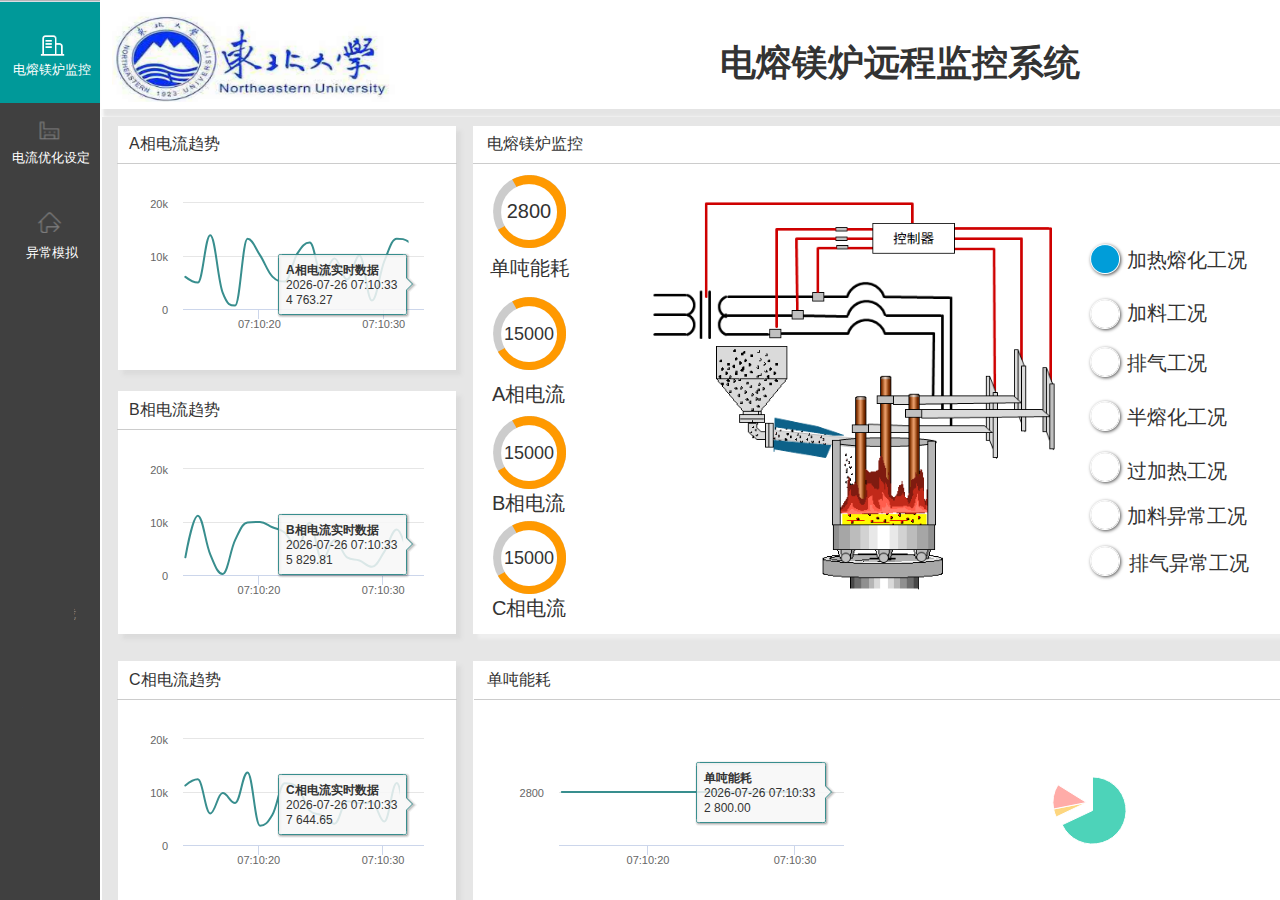
<file: WebRoot/index.html>
<!DOCTYPE html>
<html xmlns="http://www.w3.org/1999/xhtml" xml:lang="en" lang="en">
<head>
    <title>Untitled Document</title>
    <meta http-equiv="X-UA-Compatible" content="IE=edge"/>
    <meta http-equiv="content-type" content="text/html; charset=utf-8" />
    <meta name="viewport" content="width=device-width, initial-scale=1.0" />
    <meta name="apple-mobile-web-app-capable" content="yes" />
    <link type="text/css" href="resources/css/reset.css" rel="Stylesheet" />
    <link type="text/css" href="resources/css/default.css" rel="Stylesheet" />
    <!--<link href='https://fonts.googleapis.com/css?family=Nunito:300' rel='stylesheet' type='text/css'>-->

    <script type="text/javascript">
        if (location.href.toString().indexOf('file://localhost/') == 0) {
            location.href = location.href.toString().replace('file://localhost/', 'file:///');
        }
    </script>

    <script type="text/javascript" src="resources/scripts/jquery-1.7.1.min.js"></script>
    <script type="text/javascript" src="resources/scripts/player/splitter.js"></script>
    <script type="text/javascript" src="resources/scripts/axutils.js"></script>
    <script type="text/javascript" src="resources/scripts/player/axplayer.js"></script>
    <script type="text/javascript" src="resources/scripts/messagecenter.js"></script>
    <script type="text/javascript" src="data/document.js"></script>
    <style type="text/css">

#outerContainer {
	width:1000px;
	height:1500px;
}

.vsplitbar {
    width: 3px;
    /*background: #B9B9B9;*/
    border-right: 1px solid #8f949a;
}

.vsplitbar:hover, .vsplitbar.active {
    background: #8f949a;
}

#rightPanel {
    background-color: White;
}

/*#leftPanel {
    min-width: 120px;
}*/

.splitterMask {
   position:absolute;
   top: 0;
   left: 0;
   width: 100%;
   height: 100%;
   overflow: hidden;
   background-image: url(resources/images/transparent.gif);
   z-index: 20000;
}

    </style>
    <script type="text/javascript" language="JavaScript"><!--
        var SITEMAP_COLLAPSE_VAR_NAME = 'c';
        var PLUGIN_VAR_NAME = 'g';
        var FOOTNOTES_VAR_NAME = 'fn';
        var ADAPTIVE_VIEW_VAR_NAME = 'view';
        var lastLeftPanelWidth = 295;
        var toolBarOnly = true;

        // isolate scope
        (function() {
            setUpController();
            
            var configuration = $axure.document.configuration;
            var _settings = {};
            _settings.projectId = configuration.prototypeId;
            _settings.isAxshare = configuration.isAxshare;
            _settings.loadFeedbackPlugin = configuration.loadFeedbackPlugin;
            var cHash = getHashStringVar(SITEMAP_COLLAPSE_VAR_NAME);
            _settings.startCollapsed = cHash == "1";
            if(cHash == "2") closePlayer();
            var gHash = getHashStringVar(PLUGIN_VAR_NAME);
            if(gHash == "") gHash = 1;
            _settings.startPluginGid = gHash;

            $axure.player.settings = _settings;

            $(window).bind('load', function() {
                if(CHROME_5_LOCAL && !$('body').attr('pluginDetected')) {
                    window.location = 'resources/chrome/chrome.html';
                }
            });

            $(document).ready(function() {
                $axure.page.bind('load.start', mainFrame_onload);
                $axure.messageCenter.addMessageListener(messageCenter_message);

                $(document).on('pluginShown', function (event, data) {
                    setVarInCurrentUrlHash('g', data ? data : '');
                });

                $(document).on('pluginCreated', function(event, data) {
                    if($axure.player.settings.startPluginGid == data) {
                        $axure.player.showPlugin(data);
                    }
                });

                if($axure.player.settings.loadFeedbackPlugin) {
                    if($axure.player.settings.isAxshare) {
                        $axure.utils.loadJS('/Scripts/plugins/feedback/feedback8.js');
                    } else {
                        $axure.utils.loadJS('http://share.axure.com/Scripts/plugins/feedback/feedback8.js');
                    }
                }

                if(navigator.userAgent.indexOf("MSIE") >= 0) $('#outerContainer').width('100%');
                initialize();
                if($axure.player.settings.startCollapsed) $('#outerContainer').splitter({ sizeLeft: 0 });
                else $('#outerContainer').splitter({ sizeLeft: lastLeftPanelWidth });
                $('#leftPanel').width(lastLeftPanelWidth);
                
                $(window).resize(function() { resizeContent(); });

                $('#maximizePanelContainer').hide();

                initializeLogo();

                $(window).resize();
                resizeContent();
                
                $axure.player.collapseToBar();

                if($axure.player.settings.startCollapsed) {
                    collapse();
                    $('#leftPanel').width(0);
                }

                if(MOBILE_DEVICE) {
                    $('#interfaceControlFrameMinimizeContainer').height('45px');
                    $('#interfaceControlFrameMinimizeContainer a').height('45px');
                    $('#interfaceControlFrameHeaderContainer').css('margin-top','45px');
                    $('#interfaceControlFrameCloseContainer a').css('padding','10px 0px');
                    $('#maximizePanelContainer').height('45px');//.css('top','inherit').css('bottom','0px');

                    $('body').removeClass('hashover');

                    if(IOS) {
                        $('#rightPanel').css('overflow', 'auto').css('-webkit-overflow-scrolling', 'touch').css('-ms-overflow-x', 'hidden');

                        window.addEventListener("orientationchange", function() {
                            var viewport = document.querySelector("meta[name=viewport]");
                            //so iOS doesn't zoom when switching back to portrait
                            viewport.setAttribute('content', 'width=device-width, initial-scale=1.0, maximum-scale=1.0');
                            viewport.setAttribute('content', 'width=device-width, initial-scale=1.0');
                            resizeContent();
                        }, false);

                        $axure.page.bind('load.start', function() {
                            resizeContent();
                        });
                    }
                }

            });

            function initialize() {
                var legacyQString = getQueryString("Page");
                if (legacyQString.length > 0) {
                    location.href = location.href.substring(0, location.href.indexOf("?")) + "#p=" + legacyQString;
                    return;
                }

                var mainFrame = document.getElementById("mainFrame");
                mainFrame.contentWindow.location.href = getInitialUrl();
            }

            function initializeLogo() {
                if($axure.document.configuration.logoImagePath) {
                    var image = new Image();
                    image.onload = function() {
                        $('#logoImage').css('max-width', this.width + 'px');
                        $axure.player.resizeContent();
                    };
                    image.src = $axure.document.configuration.logoImagePath;
                
                    $('#interfaceControlFrameLogoImageContainer').html('<img id="logoImage" src="" />');
                    $('#logoImage').attr('src', $axure.document.configuration.logoImagePath).load(function() { resizeContent(); });
                } else $('#interfaceControlFrameLogoImageContainer').hide();

                if ($axure.document.configuration.logoImageCaption) {
                    $('#interfaceControlFrameLogoCaptionContainer').html($axure.document.configuration.logoImageCaption);
                } else $('#interfaceControlFrameLogoCaptionContainer').hide();

                if(!$('#interfaceControlFrameLogoImageContainer').is(':visible') && !$('#interfaceControlFrameLogoCaptionContainer').is(':visible')) {
                    $('#interfaceControlFrameLogoContainer').hide();
                }
            }

            var resizeContent = $axure.player.resizeContent = function() {
                var newHeight = $(window).height();
                var newWidth = $(window).width();

                var controlContainerHeight = newHeight;// - 30;
                if($('#interfaceControlFrameLogoContainer').is(':visible')) controlContainerHeight -= $('#interfaceControlFrameLogoContainer').outerHeight();// + 16;

                $('#outerContainer').height(newHeight).width(newWidth);
                $('.vsplitbar').height(newHeight);
                $('#leftPanel').height(newHeight);
                $('#interfaceControlFrame').height(newHeight);
                $('#interfaceControlFrameContainer').height(newHeight);
                $('#interfaceControlFrameHostContainer').height(controlContainerHeight);

                $('#rightPanel').height(newHeight);
                $('#mainFrame').height(newHeight);

                if($('#leftPanel').is(':visible')) $('#rightPanel').width($(window).width() - $('#leftPanel').width() - 1);// $('.vsplitbar').width());
                else $('#rightPanel').width($(window).width());

                $(document).trigger('ContainerHeightChange',[controlContainerHeight]);

                if(MOBILE_DEVICE) {
                    if(!(getHashStringVar(ADAPTIVE_VIEW_VAR_NAME).length > 0)) $axure.messageCenter.postMessage('setAdaptiveViewForSize', {'width':newWidth, 'height':$('#rightPanel').height()});
                }
            }

            var collapseToBar = $axure.player.collapseToBar = function() {
                lastLeftPanelWidth = $('#leftPanel').width();
                $('#leftPanel').width('55px');
                $('.vsplitbar').hide();
                $('#rightPanel').width($(window).width() - $('#leftPanel').width());
                $(window).resize();
                $('#outerContainer').trigger('resize');
                toolBarOnly = true;
            }

            var expandFromBar = $axure.player.expandFromBar = function() {
                if($('.vsplitbar').is(':visible')) return;

                $('#leftPanel').width(lastLeftPanelWidth);
                $('.vsplitbar').show();
                $('#rightPanel').width($(window).width() - $('#leftPanel').width() - 1);// $('.vsplitbar').width());
                $(window).resize();
                $('#outerContainer').trigger('resize');
                toolBarOnly = false;
            }

        })();

        function messageCenter_message(message, data) {
            if(message == 'expandFrame') expand();
            else if(message == 'getCollapseFrameOnLoad' && $axure.player.settings.startCollapsed && !MOBILE_DEVICE) $axure.messageCenter.postMessage('collapseFrameOnLoad');
        }

        
        function getInitialUrl() {
            var pageName = getHashStringVar("p");
            if(pageName.length > 0) return pageName + ".html";
            else {
                var url = getFirstPageUrl($axure.document.sitemap.rootNodes);
                return (url ? url : "about:blank");
            }
        }

        function getFirstPageUrl(nodes) {
            for (var i = 0; i < nodes.length; i++) {
                var node = nodes[i];
                if (node.url) return node.url;
                else {
                    var hasChildren = (node.children && node.children.length > 0);
                    if (hasChildren) {
                        var url = getFirstPageUrl(node.children);
                        if (url) return url;
                    }
                }
            }
            return null;
        }

        function closePlayer() {
            if($axure.page.location) window.location.href = $axure.page.location;
            else {
                var pageFile = getInitialUrl();
                var currentLocation = window.location.toString();
                window.location.href = currentLocation.substr(0, currentLocation.lastIndexOf("/") + 1) + pageFile;
            }
        }

        function replaceHash(newHash) {
            var currentLocWithoutHash = window.location.toString().split('#')[0];

            //We use replace so that every hash change doesn't get appended to the history stack.
            //We use replaceState in browsers that support it, else replace the location
            if(typeof window.history.replaceState != 'undefined') {
                try {
                    //Chrome 45 (Version 45.0.2454.85 m) started throwing an error here when generated locally (this only happens with sitemap open) which broke all interactions.
                    //try catch breaks the url adjusting nicely when the sitemap is open, but all interactions and forward and back buttons work.
                    //Uncaught SecurityError: Failed to execute 'replaceState' on 'History': A history state object with URL 'file:///C:/Users/Ian/Documents/Axure/HTML/Untitled/start.html#p=home' cannot be created in a document with origin 'null'.
                    window.history.replaceState(null, null, currentLocWithoutHash + newHash);
                } catch(ex) {}
            } else {
                window.location.replace(currentLocWithoutHash + newHash);
            }
        }

        function collapse() {
            setVarInCurrentUrlHash('c', 1);
            if(!toolBarOnly) lastLeftPanelWidth = $('#leftPanel').width();

            $('#maximizePanelContainer').show();
            $('#leftPanel').hide();
            $('.vsplitbar').hide();
            $('#rightPanel').width($(window).width());
            $(window).resize();
            $('#outerContainer').trigger('resize');

            $(document).trigger('sidebarCollapse');

            if(MOBILE_DEVICE) {
                $('#maximizePanelContainer').animate({
                    top:$('#rightPanel').height() - $('#maximizePanelContainer').height()
                }, 300, 'swing', function() {
                    $('#maximizePanelContainer').css('top', 'inherit').css('bottom', '0px');
                });
            }
        }

        function expand() {
            if(MOBILE_DEVICE) {
                $('#maximizePanelContainer').css('top', '0px').css('bottom', 'inherit');
            }

            deleteVarFromCurrentUrlHash('c');
            $('#maximizePanelContainer').hide();
            $('#leftPanel').width(lastLeftPanelWidth);
            $('#leftPanel').show();
            if(!toolBarOnly) {
                $('.vsplitbar').show();
                $('#rightPanel').width($(window).width() - $('#leftPanel').width() - 1);
            } else {
                $axure.player.collapseToBar();
            }
            $(window).resize();
            $('#outerContainer').trigger('resize');

            $(document).trigger('sidebarExpanded');
        }


        function mainFrame_onload() {
            if($axure.page.pageName) document.title = $axure.page.pageName;
        }

        function getQueryString(query) {
            var qstring = self.location.href.split("?");
            if(qstring.length < 2) return "";
            return GetParameter(qstring, query);
        }
        
        function GetParameter(qstring, query) {
            var prms = qstring[1].split("&");
            var frmelements = new Array();
            var currprmeter, querystr = "";

            for(var i = 0; i < prms.length; i++) {
                currprmeter = prms[i].split("=");
                frmelements[i] = new Array();
                frmelements[i][0] = currprmeter[0];
                frmelements[i][1] = currprmeter[1];
            }

            for(j = 0; j < frmelements.length; j++) {
                if(frmelements[j][0].toLowerCase() == query.toLowerCase()) {
                    querystr = frmelements[j][1];
                    break;
                }
            }
            return querystr;
        }
        
        function getHashStringVar(query) {
            var qstring = self.location.href.split("#");
            if(qstring.length < 2) return "";
            return GetParameter(qstring, query);
        }

        function setHashStringVar(currentHash, varName, varVal) {
            var varWithEqual = varName + '=';
            var poundVarWithEqual = varVal === '' ? '' :  '#' + varName + '=' + varVal;
            var ampVarWithEqual = varVal === '' ? '' :  '&' + varName + '=' + varVal;
            var hashToSet = '';

            var pageIndex = currentHash.indexOf('#' + varWithEqual);
            if(pageIndex == -1) pageIndex = currentHash.indexOf('&' + varWithEqual);
            if(pageIndex != -1) {
                var newHash = currentHash.substring(0, pageIndex);

                newHash = newHash == '' ? poundVarWithEqual : newHash + ampVarWithEqual;

                var ampIndex = currentHash.indexOf('&', pageIndex + 1);
                if(ampIndex != -1) {
                    newHash = newHash == '' ? '#' + currentHash.substring(ampIndex + 1) : newHash + currentHash.substring(ampIndex);
                }
                hashToSet = newHash;
            } else if(currentHash.indexOf('#') != -1) {
                hashToSet = currentHash + ampVarWithEqual;
            } else {
                hashToSet = poundVarWithEqual;
            }

            if(hashToSet != '' || varVal == '') {
                return hashToSet;
            }

            return null;
        }

        function setVarInCurrentUrlHash(varName, varVal) {
            var newHash = setHashStringVar(window.location.hash, varName, varVal);

            if(newHash != null) {
                replaceHash(newHash);
            }
        }

        function deleteHashStringVar(currentHash, varName) {
            var varWithEqual = varName + '=';

            var pageIndex = currentHash.indexOf('#' + varWithEqual);
            if(pageIndex == -1) pageIndex = currentHash.indexOf('&' + varWithEqual);
            if(pageIndex != -1) {
                var newHash = currentHash.substring(0, pageIndex);

                var ampIndex = currentHash.indexOf('&', pageIndex + 1);

                //IF begin of string....if none blank, ELSE # instead of & and rest
                //IF in string....prefix + if none blank, ELSE &-rest
                if(newHash == '') { //beginning of string
                    newHash = ampIndex != -1 ? '#' + currentHash.substring(ampIndex + 1) : '';
                } else { //somewhere in the middle
                    newHash = newHash + (ampIndex != -1 ? currentHash.substring(ampIndex) : '');
                }

                return newHash;
            }

            return null;
        }

        function deleteVarFromCurrentUrlHash(varName) {
            var newHash = deleteHashStringVar(window.location.hash, varName);

            if(newHash != null) {
                replaceHash(newHash);
            }
        }
    </script>

    <link type="text/css" rel="Stylesheet" href="plugins/sitemap/styles/sitemap.css" />
    <script type="text/javascript" src="plugins/sitemap/sitemap.js"></script>
    <link type="text/css" rel="Stylesheet" href="plugins/page_notes/styles/page_notes.css" />
    <script type="text/javascript" src="plugins/page_notes/page_notes.js"></script>
    <!--<link type="text/css" rel="Stylesheet" href="plugins/recordplay/styles/recordplay.css" />
    <script type="text/javascript" src="plugins/recordplay/recordplay.js"></script>-->
    <link type="text/css" rel="Stylesheet" href="plugins/debug/styles/debug.css" />
    <script type="text/javascript" src="plugins/debug/debug.js"></script>

</head>
<body scroll="no" class="hashover">
    <div id="outerContainer">

        <!-- <div id="leftPanel">
            <div id="interfaceControlFrame">
                <div id="interfaceControlFrameMinimizeContainer">
                    <a title="Collapse" id="interfaceControlFrameMinimizeButton" onclick="collapse();">&nbsp;</a>
                </div>
                <div id="interfaceControlFrameHeaderContainer">
                    <ul id="interfaceControlFrameHeader"></ul>
                </div>
                <div id="interfaceControlFrameContainer">
                    <div id="interfaceControlFrameLogoContainer">
                        <div id="interfaceControlFrameLogoImageContainer"></div>
                        <div id="interfaceControlFrameLogoCaptionContainer"></div>
                    </div>
                    <div id="interfaceControlFrameHostContainer">
                    </div>
                </div>
                <div id="interfaceControlFrameCloseContainer">
                    <a title="Close" id="interfaceControlFrameCloseButton" onclick="closePlayer();">CLOSE</a>
                </div>
            </div>
        </div> -->
        <div id="rightPanel">
            <iframe id="mainFrame" name="mainFrame" width="100%" height="100%" src="" frameborder="0" style="display: block;" webkitallowfullscreen mozallowfullscreen allowfullscreen></iframe>
        </div>

    </div>

    <div id="maximizePanelContainer">
        <iframe id="expandFrame" src="resources/expand.html" width="100%" height="100%" scrolling="no" allowtransparency="true" frameborder="0"></iframe>
    </div>

</body>
</html>
</file>
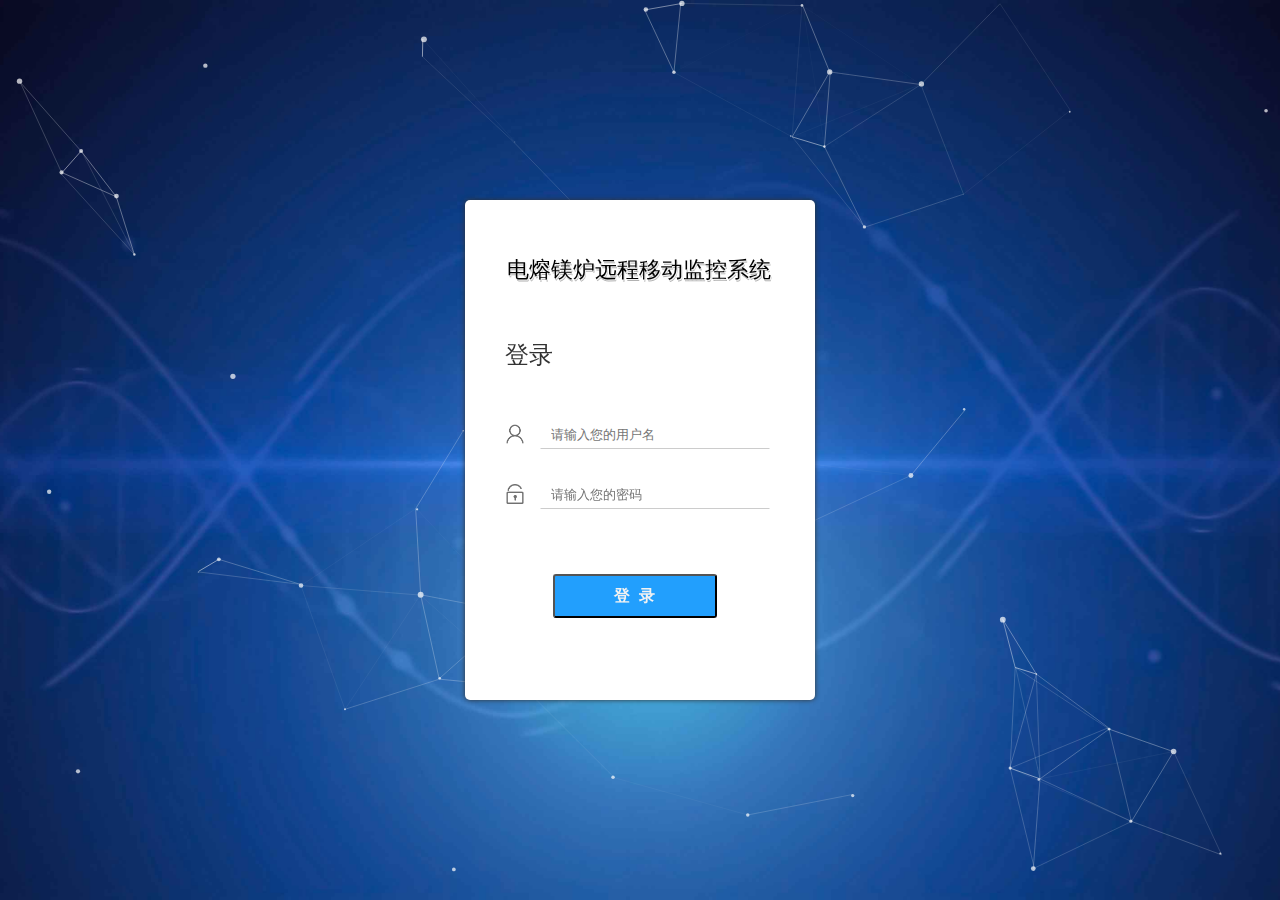
<file: WebRoot/login.html>
<!DOCTYPE html>
<html lang="en">
<head>
  <meta charset="utf-8">
  <title>电熔镁炉远程监控系统登录页面</title>
  <meta name="description" content="particles.js is a lightweight JavaScript library for creating particles.">
  <meta name="author" content="Vincent Garreau" />
  <meta name="viewport" content="width=device-width, initial-scale=1.0, minimum-scale=1.0, maximum-scale=1.0, user-scalable=no">
  <link rel="stylesheet" media="screen" href="css/style.css">
  <link rel="stylesheet" type="text/css" href="css/reset.css"/>
  <style>
    #login_click{ margin-left:25%;margin-top:35px; width:100px;height:20px;}  
    #login_click  
    {  
        text-decoration:none;  
        background:#229ffd;  
        color:#f2f2f2;  
        
        padding: 10px 30px 10px 30px;  
        font-size:16px;  
        font-family: 微软雅黑,宋体,Arial,Helvetica,Verdana,sans-serif;  
        font-weight:bold;  
        border-radius:3px;  
        
        -webkit-transition:all linear 0.30s;  
        -moz-transition:all linear 0.30s;  
        transition:all linear 0.30s;   
        }  
        h1 { 
            /* position:absolute; */
            width:100%; 
            display:block; 
            line-height:1.5em; 
            overflow:visible; 
            font-size:22px; 
            text-shadow:#f3f3f3 1px 1px 0px, #b2b2b2 1px 2px 0;
            margin-left: 12%;
            margin-top: 15%
        }
  </style>
</head>
<body>

<div id="particles-js">
		<div class="login">
            <h1>电熔镁炉远程移动监控系统</h1>
			<div class="login-top" style="margin-top:55px;">
				登录
            </div>
            <form action="servlet/LoginServlet" method="get">
                <div class="login-center clearfix">
                    <div class="login-center-img"><img src="img/name.png"/></div>
                    <div class="login-center-input">
                        <input type="text" name="username" value="" placeholder="请输入您的用户名" onfocus="this.placeholder=''" onblur="this.placeholder='请输入您的用户名'"/>
                        <div class="login-center-input-text">用户名</div>
                    </div>
                </div>
                <div class="login-center clearfix">
                    <div class="login-center-img"><img src="img/password.png"/></div>
                    <div class="login-center-input">
                        <input type="password" name="password"value="" placeholder="请输入您的密码" onfocus="this.placeholder=''" onblur="this.placeholder='请输入您的密码'"/>
                        <div class="login-center-input-text">密码</div>
                    </div>
                </div>
                <input id="login_click" type="submit" value="登  录">
            </form>
		</div>
		<div class="sk-rotating-plane"></div>
</div>

<!-- scripts -->
<script src="js/particles.min.js"></script>
<script src="js/app.js"></script>
<!-- <script type="text/javascript">
	function hasClass(elem, cls) {
	  cls = cls || '';
	  if (cls.replace(/\s/g, '').length == 0) return false; //当cls没有参数时，返回false
	  return new RegExp(' ' + cls + ' ').test(' ' + elem.className + ' ');
	}
	 
	function addClass(ele, cls) {
	  if (!hasClass(ele, cls)) {
	    ele.className = ele.className == '' ? cls : ele.className + ' ' + cls;
	  }
	}
	 
	function removeClass(ele, cls) {
	  if (hasClass(ele, cls)) {
	    var newClass = ' ' + ele.className.replace(/[\t\r\n]/g, '') + ' ';
	    while (newClass.indexOf(' ' + cls + ' ') >= 0) {
	      newClass = newClass.replace(' ' + cls + ' ', ' ');
	    }
	    ele.className = newClass.replace(/^\s+|\s+$/g, '');
	  }
	}
		document.querySelector(".login-button").onclick = function(){
				addClass(document.querySelector(".login"), "active")
				setTimeout(function(){
					addClass(document.querySelector(".sk-rotating-plane"), "active")
					document.querySelector(".login").style.display = "none"
				},800)
				setTimeout(function(){
					removeClass(document.querySelector(".login"), "active")
					removeClass(document.querySelector(".sk-rotating-plane"), "active")
					document.querySelector(".login").style.display = "block"
					alert("登录成功")
					
				},1000)
		}
</script> -->
</body>
</html>
</file>
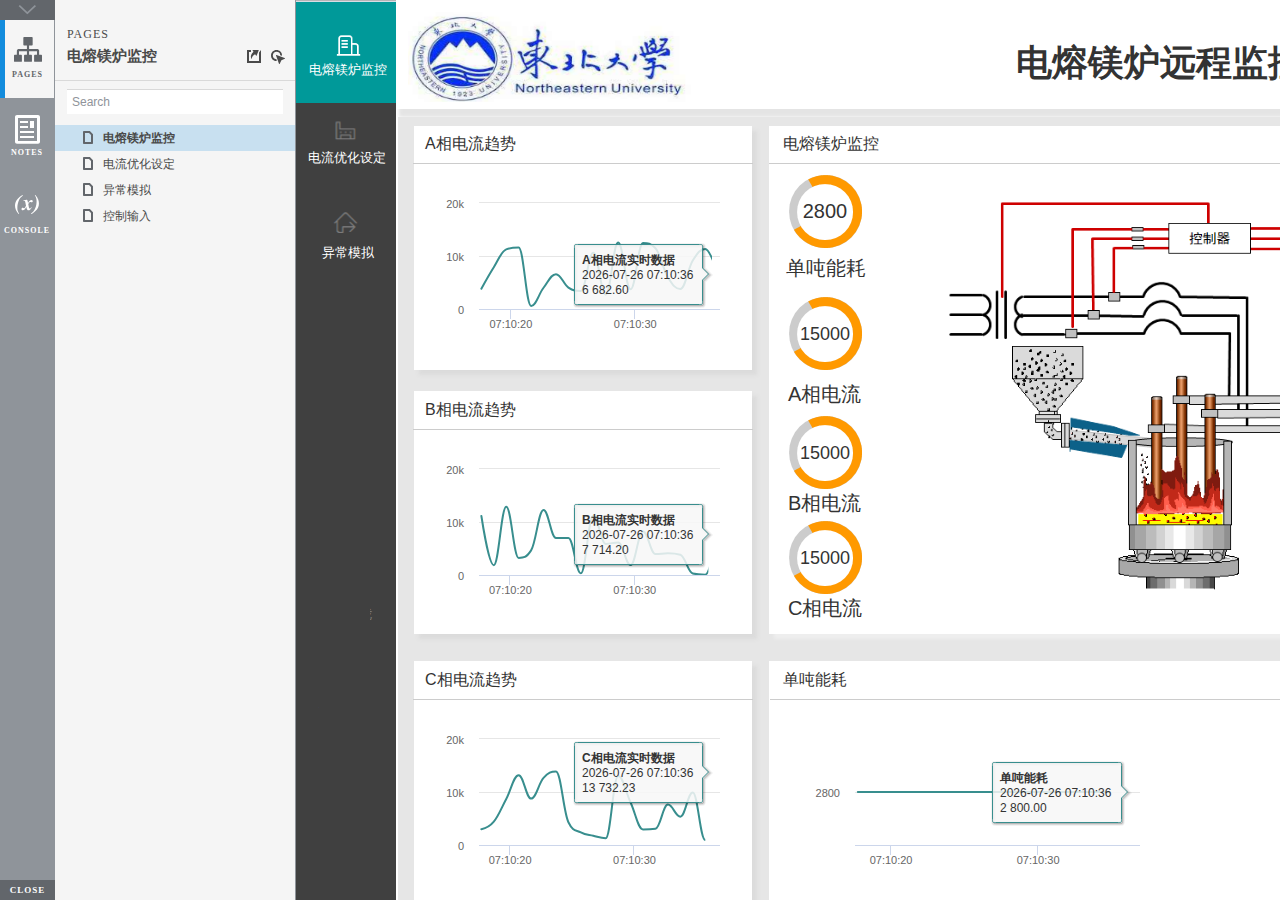
<file: WebRoot/start.html>
<!DOCTYPE html>
<html xmlns="http://www.w3.org/1999/xhtml" xml:lang="en" lang="en">
<head>
    <title>Untitled Document</title>
    <meta http-equiv="X-UA-Compatible" content="IE=edge"/>
    <meta http-equiv="content-type" content="text/html; charset=utf-8" />
    <meta name="viewport" content="width=device-width, initial-scale=1.0" />
    <meta name="apple-mobile-web-app-capable" content="yes" />
    <link type="text/css" href="resources/css/reset.css" rel="Stylesheet" />
    <link type="text/css" href="resources/css/default.css" rel="Stylesheet" />
    <!--<link href='https://fonts.googleapis.com/css?family=Nunito:300' rel='stylesheet' type='text/css'>-->

    <script type="text/javascript">
        if (location.href.toString().indexOf('file://localhost/') == 0) {
            location.href = location.href.toString().replace('file://localhost/', 'file:///');
        }
    </script>

    <script type="text/javascript" src="resources/scripts/jquery-1.7.1.min.js"></script>
    <script type="text/javascript" src="resources/scripts/player/splitter.js"></script>
    <script type="text/javascript" src="resources/scripts/axutils.js"></script>
    <script type="text/javascript" src="resources/scripts/player/axplayer.js"></script>
    <script type="text/javascript" src="resources/scripts/messagecenter.js"></script>
    <script type="text/javascript" src="data/document.js"></script>
    <style type="text/css">

#outerContainer {
	width:1000px;
	height:1500px;
}

.vsplitbar {
    width: 3px;
    /*background: #B9B9B9;*/
    border-right: 1px solid #8f949a;
}

.vsplitbar:hover, .vsplitbar.active {
    background: #8f949a;
}

#rightPanel {
    background-color: White;
}

/*#leftPanel {
    min-width: 120px;
}*/

.splitterMask {
   position:absolute;
   top: 0;
   left: 0;
   width: 100%;
   height: 100%;
   overflow: hidden;
   background-image: url(resources/images/transparent.gif);
   z-index: 20000;
}

    </style>
    <script type="text/javascript" language="JavaScript"><!--
        var SITEMAP_COLLAPSE_VAR_NAME = 'c';
        var PLUGIN_VAR_NAME = 'g';
        var FOOTNOTES_VAR_NAME = 'fn';
        var ADAPTIVE_VIEW_VAR_NAME = 'view';
        var lastLeftPanelWidth = 295;
        var toolBarOnly = true;

        // isolate scope
        (function() {
            setUpController();
            
            var configuration = $axure.document.configuration;
            var _settings = {};
            _settings.projectId = configuration.prototypeId;
            _settings.isAxshare = configuration.isAxshare;
            _settings.loadFeedbackPlugin = configuration.loadFeedbackPlugin;
            var cHash = getHashStringVar(SITEMAP_COLLAPSE_VAR_NAME);
            _settings.startCollapsed = cHash == "1";
            if(cHash == "2") closePlayer();
            var gHash = getHashStringVar(PLUGIN_VAR_NAME);
            if(gHash == "") gHash = 1;
            _settings.startPluginGid = gHash;

            $axure.player.settings = _settings;

            $(window).bind('load', function() {
                if(CHROME_5_LOCAL && !$('body').attr('pluginDetected')) {
                    window.location = 'resources/chrome/chrome.html';
                }
            });

            $(document).ready(function() {
                $axure.page.bind('load.start', mainFrame_onload);
                $axure.messageCenter.addMessageListener(messageCenter_message);

                $(document).on('pluginShown', function (event, data) {
                    setVarInCurrentUrlHash('g', data ? data : '');
                });

                $(document).on('pluginCreated', function(event, data) {
                    if($axure.player.settings.startPluginGid == data) {
                        $axure.player.showPlugin(data);
                    }
                });

                if($axure.player.settings.loadFeedbackPlugin) {
                    if($axure.player.settings.isAxshare) {
                        $axure.utils.loadJS('/Scripts/plugins/feedback/feedback8.js');
                    } else {
                        $axure.utils.loadJS('http://share.axure.com/Scripts/plugins/feedback/feedback8.js');
                    }
                }

                if(navigator.userAgent.indexOf("MSIE") >= 0) $('#outerContainer').width('100%');
                initialize();
                if($axure.player.settings.startCollapsed) $('#outerContainer').splitter({ sizeLeft: 0 });
                else $('#outerContainer').splitter({ sizeLeft: lastLeftPanelWidth });
                $('#leftPanel').width(lastLeftPanelWidth);
                
                $(window).resize(function() { resizeContent(); });

                $('#maximizePanelContainer').hide();

                initializeLogo();

                $(window).resize();
                resizeContent();
                
                $axure.player.collapseToBar();

                if($axure.player.settings.startCollapsed) {
                    collapse();
                    $('#leftPanel').width(0);
                }

                if(MOBILE_DEVICE) {
                    $('#interfaceControlFrameMinimizeContainer').height('45px');
                    $('#interfaceControlFrameMinimizeContainer a').height('45px');
                    $('#interfaceControlFrameHeaderContainer').css('margin-top','45px');
                    $('#interfaceControlFrameCloseContainer a').css('padding','10px 0px');
                    $('#maximizePanelContainer').height('45px');//.css('top','inherit').css('bottom','0px');

                    $('body').removeClass('hashover');

                    if(IOS) {
                        $('#rightPanel').css('overflow', 'auto').css('-webkit-overflow-scrolling', 'touch').css('-ms-overflow-x', 'hidden');

                        window.addEventListener("orientationchange", function() {
                            var viewport = document.querySelector("meta[name=viewport]");
                            //so iOS doesn't zoom when switching back to portrait
                            viewport.setAttribute('content', 'width=device-width, initial-scale=1.0, maximum-scale=1.0');
                            viewport.setAttribute('content', 'width=device-width, initial-scale=1.0');
                            resizeContent();
                        }, false);

                        $axure.page.bind('load.start', function() {
                            resizeContent();
                        });
                    }
                }

            });

            function initialize() {
                var legacyQString = getQueryString("Page");
                if (legacyQString.length > 0) {
                    location.href = location.href.substring(0, location.href.indexOf("?")) + "#p=" + legacyQString;
                    return;
                }

                var mainFrame = document.getElementById("mainFrame");
                mainFrame.contentWindow.location.href = getInitialUrl();
            }

            function initializeLogo() {
                if($axure.document.configuration.logoImagePath) {
                    var image = new Image();
                    image.onload = function() {
                        $('#logoImage').css('max-width', this.width + 'px');
                        $axure.player.resizeContent();
                    };
                    image.src = $axure.document.configuration.logoImagePath;
                
                    $('#interfaceControlFrameLogoImageContainer').html('<img id="logoImage" src="" />');
                    $('#logoImage').attr('src', $axure.document.configuration.logoImagePath).load(function() { resizeContent(); });
                } else $('#interfaceControlFrameLogoImageContainer').hide();

                if ($axure.document.configuration.logoImageCaption) {
                    $('#interfaceControlFrameLogoCaptionContainer').html($axure.document.configuration.logoImageCaption);
                } else $('#interfaceControlFrameLogoCaptionContainer').hide();

                if(!$('#interfaceControlFrameLogoImageContainer').is(':visible') && !$('#interfaceControlFrameLogoCaptionContainer').is(':visible')) {
                    $('#interfaceControlFrameLogoContainer').hide();
                }
            }

            var resizeContent = $axure.player.resizeContent = function() {
                var newHeight = $(window).height();
                var newWidth = $(window).width();

                var controlContainerHeight = newHeight;// - 30;
                if($('#interfaceControlFrameLogoContainer').is(':visible')) controlContainerHeight -= $('#interfaceControlFrameLogoContainer').outerHeight();// + 16;

                $('#outerContainer').height(newHeight).width(newWidth);
                $('.vsplitbar').height(newHeight);
                $('#leftPanel').height(newHeight);
                $('#interfaceControlFrame').height(newHeight);
                $('#interfaceControlFrameContainer').height(newHeight);
                $('#interfaceControlFrameHostContainer').height(controlContainerHeight);

                $('#rightPanel').height(newHeight);
                $('#mainFrame').height(newHeight);

                if($('#leftPanel').is(':visible')) $('#rightPanel').width($(window).width() - $('#leftPanel').width() - 1);// $('.vsplitbar').width());
                else $('#rightPanel').width($(window).width());

                $(document).trigger('ContainerHeightChange',[controlContainerHeight]);

                if(MOBILE_DEVICE) {
                    if(!(getHashStringVar(ADAPTIVE_VIEW_VAR_NAME).length > 0)) $axure.messageCenter.postMessage('setAdaptiveViewForSize', {'width':newWidth, 'height':$('#rightPanel').height()});
                }
            }

            var collapseToBar = $axure.player.collapseToBar = function() {
                lastLeftPanelWidth = $('#leftPanel').width();
                $('#leftPanel').width('55px');
                $('.vsplitbar').hide();
                $('#rightPanel').width($(window).width() - $('#leftPanel').width());
                $(window).resize();
                $('#outerContainer').trigger('resize');
                toolBarOnly = true;
            }

            var expandFromBar = $axure.player.expandFromBar = function() {
                if($('.vsplitbar').is(':visible')) return;

                $('#leftPanel').width(lastLeftPanelWidth);
                $('.vsplitbar').show();
                $('#rightPanel').width($(window).width() - $('#leftPanel').width() - 1);// $('.vsplitbar').width());
                $(window).resize();
                $('#outerContainer').trigger('resize');
                toolBarOnly = false;
            }

        })();

        function messageCenter_message(message, data) {
            if(message == 'expandFrame') expand();
            else if(message == 'getCollapseFrameOnLoad' && $axure.player.settings.startCollapsed && !MOBILE_DEVICE) $axure.messageCenter.postMessage('collapseFrameOnLoad');
        }

        
        function getInitialUrl() {
            var pageName = getHashStringVar("p");
            if(pageName.length > 0) return pageName + ".html";
            else {
                var url = getFirstPageUrl($axure.document.sitemap.rootNodes);
                return (url ? url : "about:blank");
            }
        }

        function getFirstPageUrl(nodes) {
            for (var i = 0; i < nodes.length; i++) {
                var node = nodes[i];
                if (node.url) return node.url;
                else {
                    var hasChildren = (node.children && node.children.length > 0);
                    if (hasChildren) {
                        var url = getFirstPageUrl(node.children);
                        if (url) return url;
                    }
                }
            }
            return null;
        }

        function closePlayer() {
            if($axure.page.location) window.location.href = $axure.page.location;
            else {
                var pageFile = getInitialUrl();
                var currentLocation = window.location.toString();
                window.location.href = currentLocation.substr(0, currentLocation.lastIndexOf("/") + 1) + pageFile;
            }
        }

        function replaceHash(newHash) {
            var currentLocWithoutHash = window.location.toString().split('#')[0];

            //We use replace so that every hash change doesn't get appended to the history stack.
            //We use replaceState in browsers that support it, else replace the location
            if(typeof window.history.replaceState != 'undefined') {
                try {
                    //Chrome 45 (Version 45.0.2454.85 m) started throwing an error here when generated locally (this only happens with sitemap open) which broke all interactions.
                    //try catch breaks the url adjusting nicely when the sitemap is open, but all interactions and forward and back buttons work.
                    //Uncaught SecurityError: Failed to execute 'replaceState' on 'History': A history state object with URL 'file:///C:/Users/Ian/Documents/Axure/HTML/Untitled/start.html#p=home' cannot be created in a document with origin 'null'.
                    window.history.replaceState(null, null, currentLocWithoutHash + newHash);
                } catch(ex) {}
            } else {
                window.location.replace(currentLocWithoutHash + newHash);
            }
        }

        function collapse() {
            setVarInCurrentUrlHash('c', 1);
            if(!toolBarOnly) lastLeftPanelWidth = $('#leftPanel').width();

            $('#maximizePanelContainer').show();
            $('#leftPanel').hide();
            $('.vsplitbar').hide();
            $('#rightPanel').width($(window).width());
            $(window).resize();
            $('#outerContainer').trigger('resize');

            $(document).trigger('sidebarCollapse');

            if(MOBILE_DEVICE) {
                $('#maximizePanelContainer').animate({
                    top:$('#rightPanel').height() - $('#maximizePanelContainer').height()
                }, 300, 'swing', function() {
                    $('#maximizePanelContainer').css('top', 'inherit').css('bottom', '0px');
                });
            }
        }

        function expand() {
            if(MOBILE_DEVICE) {
                $('#maximizePanelContainer').css('top', '0px').css('bottom', 'inherit');
            }

            deleteVarFromCurrentUrlHash('c');
            $('#maximizePanelContainer').hide();
            $('#leftPanel').width(lastLeftPanelWidth);
            $('#leftPanel').show();
            if(!toolBarOnly) {
                $('.vsplitbar').show();
                $('#rightPanel').width($(window).width() - $('#leftPanel').width() - 1);
            } else {
                $axure.player.collapseToBar();
            }
            $(window).resize();
            $('#outerContainer').trigger('resize');

            $(document).trigger('sidebarExpanded');
        }


        function mainFrame_onload() {
            if($axure.page.pageName) document.title = $axure.page.pageName;
        }

        function getQueryString(query) {
            var qstring = self.location.href.split("?");
            if(qstring.length < 2) return "";
            return GetParameter(qstring, query);
        }
        
        function GetParameter(qstring, query) {
            var prms = qstring[1].split("&");
            var frmelements = new Array();
            var currprmeter, querystr = "";

            for(var i = 0; i < prms.length; i++) {
                currprmeter = prms[i].split("=");
                frmelements[i] = new Array();
                frmelements[i][0] = currprmeter[0];
                frmelements[i][1] = currprmeter[1];
            }

            for(j = 0; j < frmelements.length; j++) {
                if(frmelements[j][0].toLowerCase() == query.toLowerCase()) {
                    querystr = frmelements[j][1];
                    break;
                }
            }
            return querystr;
        }
        
        function getHashStringVar(query) {
            var qstring = self.location.href.split("#");
            if(qstring.length < 2) return "";
            return GetParameter(qstring, query);
        }

        function setHashStringVar(currentHash, varName, varVal) {
            var varWithEqual = varName + '=';
            var poundVarWithEqual = varVal === '' ? '' :  '#' + varName + '=' + varVal;
            var ampVarWithEqual = varVal === '' ? '' :  '&' + varName + '=' + varVal;
            var hashToSet = '';

            var pageIndex = currentHash.indexOf('#' + varWithEqual);
            if(pageIndex == -1) pageIndex = currentHash.indexOf('&' + varWithEqual);
            if(pageIndex != -1) {
                var newHash = currentHash.substring(0, pageIndex);

                newHash = newHash == '' ? poundVarWithEqual : newHash + ampVarWithEqual;

                var ampIndex = currentHash.indexOf('&', pageIndex + 1);
                if(ampIndex != -1) {
                    newHash = newHash == '' ? '#' + currentHash.substring(ampIndex + 1) : newHash + currentHash.substring(ampIndex);
                }
                hashToSet = newHash;
            } else if(currentHash.indexOf('#') != -1) {
                hashToSet = currentHash + ampVarWithEqual;
            } else {
                hashToSet = poundVarWithEqual;
            }

            if(hashToSet != '' || varVal == '') {
                return hashToSet;
            }

            return null;
        }

        function setVarInCurrentUrlHash(varName, varVal) {
            var newHash = setHashStringVar(window.location.hash, varName, varVal);

            if(newHash != null) {
                replaceHash(newHash);
            }
        }

        function deleteHashStringVar(currentHash, varName) {
            var varWithEqual = varName + '=';

            var pageIndex = currentHash.indexOf('#' + varWithEqual);
            if(pageIndex == -1) pageIndex = currentHash.indexOf('&' + varWithEqual);
            if(pageIndex != -1) {
                var newHash = currentHash.substring(0, pageIndex);

                var ampIndex = currentHash.indexOf('&', pageIndex + 1);

                //IF begin of string....if none blank, ELSE # instead of & and rest
                //IF in string....prefix + if none blank, ELSE &-rest
                if(newHash == '') { //beginning of string
                    newHash = ampIndex != -1 ? '#' + currentHash.substring(ampIndex + 1) : '';
                } else { //somewhere in the middle
                    newHash = newHash + (ampIndex != -1 ? currentHash.substring(ampIndex) : '');
                }

                return newHash;
            }

            return null;
        }

        function deleteVarFromCurrentUrlHash(varName) {
            var newHash = deleteHashStringVar(window.location.hash, varName);

            if(newHash != null) {
                replaceHash(newHash);
            }
        }
    --></script>

    <link type="text/css" rel="Stylesheet" href="plugins/sitemap/styles/sitemap.css" />
    <script type="text/javascript" src="plugins/sitemap/sitemap.js"></script>
    <link type="text/css" rel="Stylesheet" href="plugins/page_notes/styles/page_notes.css" />
    <script type="text/javascript" src="plugins/page_notes/page_notes.js"></script>
    <!--<link type="text/css" rel="Stylesheet" href="plugins/recordplay/styles/recordplay.css" />
    <script type="text/javascript" src="plugins/recordplay/recordplay.js"></script>-->
    <link type="text/css" rel="Stylesheet" href="plugins/debug/styles/debug.css" />
    <script type="text/javascript" src="plugins/debug/debug.js"></script>

</head>
<body scroll="no" class="hashover">
    <div id="outerContainer">

        <div id="leftPanel">
            <div id="interfaceControlFrame">
                <div id="interfaceControlFrameMinimizeContainer">
                    <a title="Collapse" id="interfaceControlFrameMinimizeButton" onclick="collapse();">&nbsp;</a>
                </div>
                <div id="interfaceControlFrameHeaderContainer">
                    <ul id="interfaceControlFrameHeader"></ul>
                </div>
                <div id="interfaceControlFrameContainer">
                    <div id="interfaceControlFrameLogoContainer">
                        <div id="interfaceControlFrameLogoImageContainer"></div>
                        <div id="interfaceControlFrameLogoCaptionContainer"></div>
                    </div>
                    <div id="interfaceControlFrameHostContainer">
                    </div>
                </div>
                <div id="interfaceControlFrameCloseContainer">
                    <a title="Close" id="interfaceControlFrameCloseButton" onclick="closePlayer();">CLOSE</a>
                </div>
            </div>
        </div>
        <div id="rightPanel">
            <iframe id="mainFrame" name="mainFrame" width="100%" height="100%" src="" frameborder="0" style="display: block;" webkitallowfullscreen mozallowfullscreen allowfullscreen></iframe>
        </div>

    </div>

    <div id="maximizePanelContainer">
        <iframe id="expandFrame" src="resources/expand.html" width="100%" height="100%" scrolling="no" allowtransparency="true" frameborder="0"></iframe>
    </div>

</body>
</html>
</file>
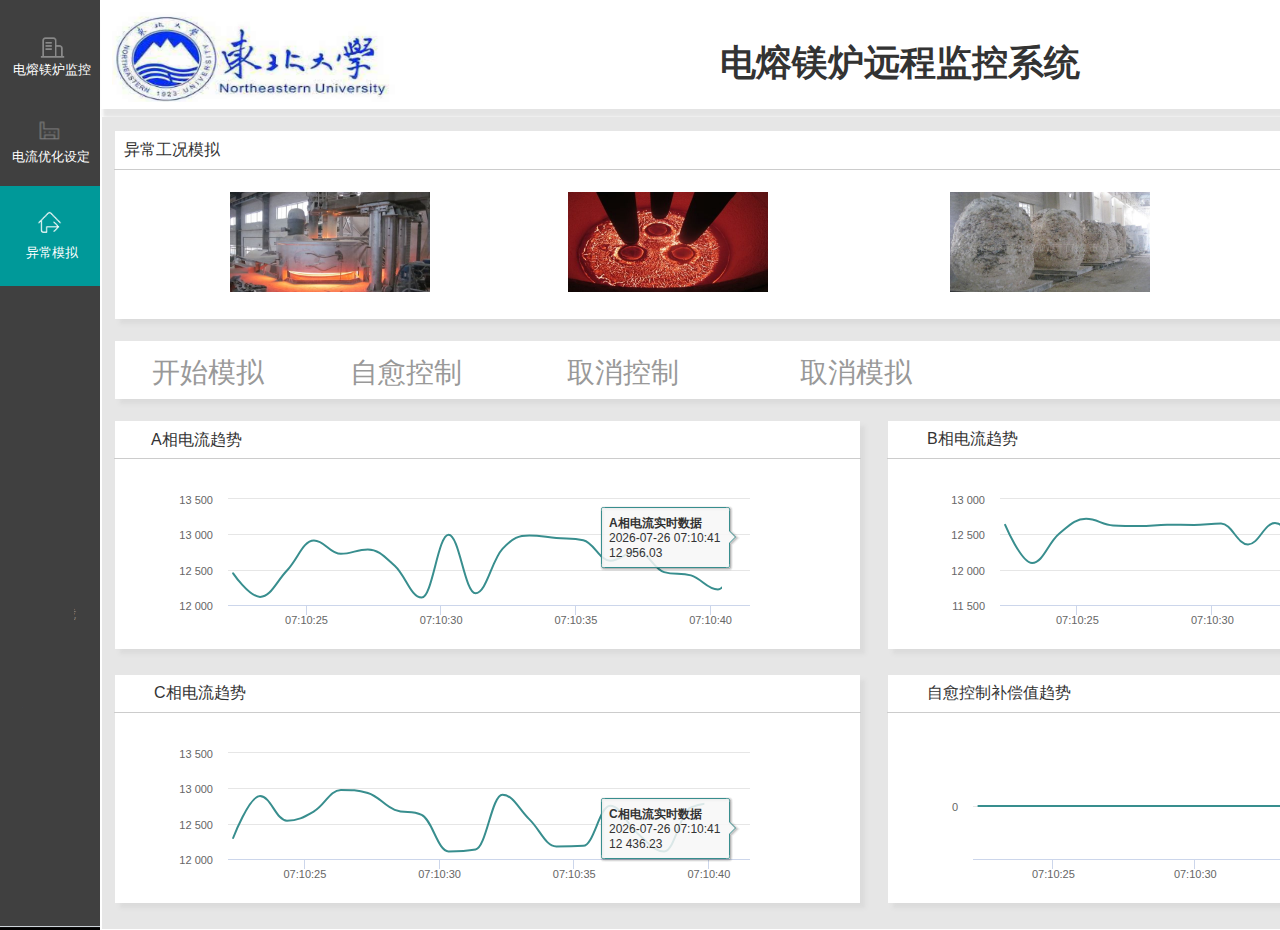
<file: WebRoot/异常模拟.html>
﻿<!DOCTYPE html>
<html>
  <head>
    <title>异常模拟</title>
    <meta http-equiv="X-UA-Compatible" content="IE=edge"/>
    <meta http-equiv="content-type" content="text/html; charset=utf-8"/>
    <meta name="apple-mobile-web-app-capable" content="yes"/>
    <link href="resources/css/jquery-ui-themes.css" type="text/css" rel="stylesheet"/>
    <link href="resources/css/axure_rp_page.css" type="text/css" rel="stylesheet"/>
    <link href="data/styles.css" type="text/css" rel="stylesheet"/>
    <link href="files/异常模拟/styles.css" type="text/css" rel="stylesheet"/>
    <script src="resources/scripts/jquery-1.7.1.min.js"></script>
    <script src="resources/scripts/jquery-ui-1.8.10.custom.min.js"></script>
    <script src="resources/scripts/axure/axQuery.js"></script>
    <script src="resources/scripts/axure/globals.js"></script>
    <script src="resources/scripts/axutils.js"></script>
    <script src="resources/scripts/axure/annotation.js"></script>
    <script src="resources/scripts/axure/axQuery.std.js"></script>
    <script src="resources/scripts/axure/doc.js"></script>
    <script src="data/document.js"></script>
    <script src="resources/scripts/messagecenter.js"></script>
    <script src="resources/scripts/axure/events.js"></script>
    <script src="resources/scripts/axure/recording.js"></script>
    <script src="resources/scripts/axure/action.js"></script>
    <script src="resources/scripts/axure/expr.js"></script>
    <script src="resources/scripts/axure/geometry.js"></script>
    <script src="resources/scripts/axure/flyout.js"></script>
    <script src="resources/scripts/axure/ie.js"></script>
    <script src="resources/scripts/axure/model.js"></script>
    <script src="resources/scripts/axure/repeater.js"></script>
    <script src="resources/scripts/axure/sto.js"></script>
    <script src="resources/scripts/axure/utils.temp.js"></script>
    <script src="resources/scripts/axure/variables.js"></script>
    <script src="resources/scripts/axure/drag.js"></script>
    <script src="resources/scripts/axure/move.js"></script>
    <script src="resources/scripts/axure/visibility.js"></script>
    <script src="resources/scripts/axure/style.js"></script>
    <script src="resources/scripts/axure/adaptive.js"></script>
    <script src="resources/scripts/axure/tree.js"></script>
    <script src="resources/scripts/axure/init.temp.js"></script>
    <script src="files/异常模拟/data.js"></script>
    <script src="resources/scripts/axure/legacy.js"></script>
    <script src="resources/scripts/axure/viewer.js"></script>
    <script src="resources/scripts/axure/math.js"></script>
    <script src="resources/scripts/highcharts.js"></script>
    <script type="text/javascript">
      $axure.utils.getTransparentGifPath = function() { return 'resources/images/transparent.gif'; };
      $axure.utils.getOtherPath = function() { return 'resources/Other.html'; };
      $axure.utils.getReloadPath = function() { return 'resources/reload.html'; };
    </script>
  </head>
  <body>
    <div id="base" class="">

      <!-- Unnamed (导航栏) -->

      <!-- Unnamed (矩形) -->
      <div id="u366" class="ax_default box_1">
        <img id="u366_img" class="img " src="images/电熔镁炉监控/u1.png"/>
        <!-- Unnamed () -->
        <div id="u367" class="text" style="display: none; visibility: hidden">
          <p><span></span></p>
        </div>
      </div>

      <!-- Unnamed (图片) -->
      <div id="u368" class="ax_default _图片">
        <img id="u368_img" class="img " src="images/电熔镁炉监控/u3.png"/>
        <!-- Unnamed () -->
        <div id="u369" class="text" style="display: none; visibility: hidden">
          <p><span></span></p>
        </div>
      </div>

      <!-- Unnamed (矩形) -->
      <div id="u370" class="ax_default label">
        <div id="u370_div" class=""></div>
        <!-- Unnamed () -->
        <div id="u371" class="text" style="visibility: visible;">
          <p><span>电熔镁炉远程监控系统</span></p>
        </div>
      </div>

      <!-- Unnamed (图片) -->
      <div id="u372" class="ax_default _图片">
        <img id="u372_img" class="img " src="images/电熔镁炉监控/u7.png"/>
        <div style="width:50px;margin-left:35px;margin-top: -3px">
            <h3> <a href="login.html">退出</a> </h3>
          </div>
        <!-- Unnamed () -->
        <div id="u373" class="text" style="display: none; visibility: hidden">
          <p><span></span></p>
        </div>
      </div>

      <!-- Unnamed (图片) -->
      <!-- <div id="u374" class="ax_default _图片"> -->
        <!-- <img id="u374_img" class="img " src="images/电熔镁炉监控/u9.png"/> -->
        <!-- Unnamed () -->
        <!-- <div id="u375" class="text" style="display: none; visibility: hidden">
          <p><span></span></p>
        </div> -->
      <!-- </div> -->

      <!-- 用户退出框 (动态面板) -->
      <div id="u376" class="ax_default ax_default_hidden" data-label="用户退出框" style="display: none; visibility: hidden">
        <div id="u376_state0" class="panel_state" data-label="State1">
          <div id="u376_state0_content" class="panel_state_content">

            <!-- Unnamed (矩形) -->
            <div id="u377" class="ax_default box_1">
              <div id="u377_div" class=""></div>
              <!-- Unnamed () -->
              <div id="u378" class="text" style="display: none; visibility: hidden">
                <p><span></span></p>
              </div>
            </div>

            <!-- Unnamed (矩形) -->
            <div id="u379" class="ax_default label">
              <div id="u379_div" class=""></div>
              <!-- Unnamed () -->
              <div id="u380" class="text" style="visibility: visible;">
                <p><span>退出</span></p>
              </div>
            </div>
          </div>
        </div>
      </div>

      <!-- Unnamed (图片) -->
      <div id="u381" class="ax_default _图片">
        <img id="u381_img" class="img " src="images/电熔镁炉监控/u16.png"/>
        <!-- Unnamed () -->
        <div id="u382" class="text" style="display: none; visibility: hidden">
          <p><span></span></p>
        </div>
      </div>

      <!-- Unnamed (矩形) -->
      <div id="u383" class="ax_default box_1">
        <!-- <img id="u383_img" class="img " src="images/电熔镁炉监控/u18.png"/> -->
        <div style="width:100px;height:100px;background:#404040;margin-top: -53px;margin-left: -10px;position: relative;">
            <img id="u16_img" class="img " src="images/电熔镁炉监控/公司信息.png" style="position:absolute;width:25px;height:25px;margin-top: 35px;margin-left: -10px;"/>
        </div>
        <!-- Unnamed () -->
        <div id="u384" class="text" style="visibility: visible;">
          <p><span>电熔镁炉监控</span></p>
        </div>
      </div>

      <!-- Unnamed (矩形) -->
      <div id="u385" class="ax_default box_1">
        <!-- <img id="u385_img" class="img " src="images/电熔镁炉监控/u20.png"/> -->
        <div style="width:100px;height:100px;background:#009999;margin-top: -50px;margin-left: -10px;position: relative;">
            <img src="images/异常模拟/车间.png" style="position:absolute;width:25px;height:25px;margin-top: 25px;margin-left: -13px;"/>
        </div>
        <!-- Unnamed () -->
        <div id="u386" class="text" style="visibility: visible;">
          <p><span>异常模拟</span></p>
        </div>
      </div>

      <!-- Unnamed (矩形) -->
      <div id="u387" class="ax_default box_1">
        <!-- <img id="u387_img" class="img " src="images/电熔镁炉监控/u20.png"/> -->
        <div style="width:100px;height:100px;background:#404040;margin-top: -30px;margin-left: -10px"></div>
        <!-- Unnamed () -->
        <div id="u388" class="text" style="visibility: visible;">
          <p><span></span></p>
        </div>
      </div>

      <!-- Unnamed (矩形) -->
      <div id="u389" class="ax_default box_1">
        <img id="u389_img" class="img " src="images/电熔镁炉监控/u24.png"/>
        <!-- Unnamed () -->
        <div id="u390" class="text" style="display: none; visibility: hidden">
          <p><span></span></p>
        </div>
      </div>

      <!-- Unnamed (矩形) -->
      <div id="u391" class="ax_default box_1">
        <img id="u391_img" class="img " src="images/电熔镁炉监控/u24.png"/>
        <!-- Unnamed () -->
        <div id="u392" class="text" style="display: none; visibility: hidden">
          <p><span></span></p>
        </div>
      </div>

      <!-- Unnamed (矩形) -->
      <div id="u393" class="ax_default box_1">
        <img id="u393_img" class="img " src="images/电熔镁炉监控/u24.png"/>
        <!-- Unnamed () -->
        <div id="u394" class="text" style="display: none; visibility: hidden">
          <p><span></span></p>
        </div>
      </div>

      <!-- Unnamed (矩形) -->
      <div id="u395" class="ax_default box_1">
        <img id="u395_img" class="img " src="images/电熔镁炉监控/u24.png"/>
        <!-- Unnamed () -->
        <div id="u396" class="text" style="display: none; visibility: hidden">
          <p><span></span></p>
        </div>
      </div>

      <!-- Unnamed (矩形) -->
      <div id="u397" class="ax_default box_1">
        <img id="u397_img" class="img " src="images/电熔镁炉监控/u32.png"/>
        <!-- Unnamed () -->
        <div id="u398" class="text" style="display: none; visibility: hidden">
          <p><span></span></p>
        </div>
      </div>

      <!-- Unnamed (矩形) -->
      <div id="u399" class="ax_default box_1">
        <img id="u399_img" class="img " src="images/电熔镁炉监控/u20.png"/>
        <!-- Unnamed () -->
        <div id="u400" class="text" style="visibility: visible;">
          <p><span>电流优化设定</span></p>
        </div>
      </div>

      <!-- Unnamed (矩形) -->
      <div id="u401" class="ax_default box_1">
        <img id="u401_img" class="img " src="images/异常模拟/u401.png"/>
        <!-- Unnamed () -->
        <div id="u402" class="text" style="display: none; visibility: hidden">
          <p><span></span></p>
        </div>
      </div>

      <!-- Unnamed (矩形) -->
      <div id="u403" class="ax_default label">
        <div id="u403_div" class=""></div>
        <!-- Unnamed () -->
        <div id="u404"  style="visibility: visible;">
          <p><span id="start_imit">开始模拟</span></p>
        </div>
      </div>

      <!-- Unnamed (矩形) -->
      <div id="u405" class="ax_default label">
        <div id="u405_div" class=""></div>
        <!-- Unnamed () -->
        <div id="u406"  style="visibility: visible;">
          <p><span id="self_control">自愈控制</span></p>
        </div>
      </div>

      <!-- Unnamed (矩形) -->
      <div id="u407" class="ax_default label">
        <div id="u407_div" class=""></div>
        <!-- Unnamed () -->
        <div id="u408"  style="visibility: visible;">
          <p><span id="stop_control">取消控制</span></p>
        </div>
      </div>

      <!-- Unnamed (矩形) -->
      <div id="u409" class="ax_default label">
        <div id="u409_div" class=""></div>
        <!-- Unnamed () -->
        <div id="u410"  style="visibility: visible;">
          <p><span id="stop_imit">取消模拟</span></p>
        </div>
      </div>

      <script>
          var start_imit = document.getElementById("start_imit")
          var self_control = document.getElementById("self_control")
          var stop_control = document.getElementById("stop_control")
          var stop_imit = document.getElementById("stop_imit")
          start_imit.onclick=function(){  
            start_imit.style.color="green"
            self_control.style.color="#999999"
            stop_control.style.color="#999999"
            stop_imit.style.color="#999999"
            //开始模拟曲线变化
          }
          self_control.onclick=function(){  
            start_imit.style.color="#999999"
            self_control.style.color="green"
            stop_control.style.color="#999999"
            stop_imit.style.color="#999999"
            //自愈控制曲线变化
          }
          stop_control.onclick=function(){  
            start_imit.style.color="#999999"
            self_control.style.color="#999999"
            stop_control.style.color="green"
            stop_imit.style.color="#999999"
            //取消控制曲线变化
          }
          stop_imit.onclick=function(){  
            start_imit.style.color="#999999"
            self_control.style.color="#999999"
            stop_control.style.color="#999999"
            stop_imit.style.color="green"
            //取消模拟曲线变化
          }
        </script>

      <!-- Unnamed (矩形) -->
      <div id="u411" class="ax_default flow_shape">
        <img id="u411_img" class="img " src="images/异常模拟/u411.png"/>
        <!-- Unnamed () -->
        <div id="u412" class="text" style="display: none; visibility: hidden">
          <p><span></span></p>
        </div>
      </div>

      <!-- Unnamed (矩形) -->
      <div id="u413" class="ax_default label">
        <div id="u413_div" class=""></div>
        <!-- Unnamed () -->
        <div id="u414" class="text" style="visibility: visible;">
          <p><span>A相电流趋势</span></p>
        </div>
      </div>

      <!-- Unnamed (水平线) -->
      <div id="u415" class="ax_default line">
        <img id="u415_img" class="img " src="images/异常模拟/u415.png"/>
        <!-- Unnamed () -->
        <div id="u416" class="text" style="display: none; visibility: hidden">
          <p><span></span></p>
        </div>
      </div>

      <!-- Unnamed (图片) -->
      <div id="u417" class="ax_default _图片">
        <!-- <img id="u417_img" class="img " src="images/电熔镁炉监控/u86.png"/> -->
        <div id="u417_img" class="img "></div>
        <script src="js/CurrentA_unusual.js"></script>
        <!-- Unnamed () -->
        <div id="u418" class="text" style="display: none; visibility: hidden">
          <p><span></span></p>
        </div>
      </div>

      <!-- Unnamed (矩形) -->
      <div id="u419" class="ax_default flow_shape">
        <img id="u419_img" class="img " src="images/异常模拟/u411.png"/>
        <!-- Unnamed () -->
        <div id="u420" class="text" style="display: none; visibility: hidden">
          <p><span></span></p>
        </div>
      </div>

      <!-- Unnamed (矩形) -->
      <div id="u421" class="ax_default label">
        <div id="u421_div" class=""></div>
        <!-- Unnamed () -->
        <div id="u422" class="text" style="visibility: visible;">
          <p><span>B相电流趋势</span></p>
        </div>
      </div>

      <!-- Unnamed (水平线) -->
      <div id="u423" class="ax_default line">
        <img id="u423_img" class="img " src="images/异常模拟/u423.png"/>
        <!-- Unnamed () -->
        <div id="u424" class="text" style="display: none; visibility: hidden">
          <p><span></span></p>
        </div>
      </div>

      <!-- Unnamed (图片) -->
      <div id="u425" class="ax_default _图片">
        <!-- <img id="u425_img" class="img " src="images/电熔镁炉监控/u86.png"/> -->
        <div id="u425_img" class="img "></div>
        <script src="js/CurrentB_unusual.js"></script>
        <!-- Unnamed () -->
        <div id="u426" class="text" style="display: none; visibility: hidden">
          <p><span></span></p>
        </div>
      </div>

      <!-- Unnamed (矩形) -->
      <div id="u427" class="ax_default flow_shape">
        <img id="u427_img" class="img " src="images/异常模拟/u411.png"/>
        <!-- Unnamed () -->
        <div id="u428" class="text" style="display: none; visibility: hidden">
          <p><span></span></p>
        </div>
      </div>

      <!-- Unnamed (矩形) -->
      <div id="u429" class="ax_default label">
        <div id="u429_div" class=""></div>
        <!-- Unnamed () -->
        <div id="u430" class="text" style="visibility: visible;">
          <p><span>C相电流趋势</span></p>
        </div>
      </div>

      <!-- Unnamed (水平线) -->
      <div id="u431" class="ax_default line">
        <img id="u431_img" class="img " src="images/异常模拟/u415.png"/>
        <!-- Unnamed () -->
        <div id="u432" class="text" style="display: none; visibility: hidden">
          <p><span></span></p>
        </div>
      </div>

      <!-- Unnamed (图片) -->
      <div id="u433" class="ax_default _图片">
        <!-- <img id="u433_img" class="img " src="images/电熔镁炉监控/u86.png"/> -->
        <div id="u433_img" class="img "></div>
        <script src="js/CurrentC_unusual.js"></script>
        <!-- Unnamed () -->
        <div id="u434" class="text" style="display: none; visibility: hidden">
          <p><span></span></p>
        </div>
      </div>

      <!-- Unnamed (矩形) -->
      <div id="u435" class="ax_default flow_shape">
        <img id="u435_img" class="img " src="images/异常模拟/u411.png"/>
        <!-- Unnamed () -->
        <div id="u436" class="text" style="display: none; visibility: hidden">
          <p><span></span></p>
        </div>
      </div>

      <!-- Unnamed (矩形) -->
      <div id="u437" class="ax_default label">
        <div id="u437_div" class=""></div>
        <!-- Unnamed () -->
        <div id="u438" class="text" style="visibility: visible;">
          <p><span>自愈控制补偿值趋势</span></p>
        </div>
      </div>

      <!-- Unnamed (水平线) -->
      <div id="u439" class="ax_default line">
        <img id="u439_img" class="img " src="images/异常模拟/u423.png"/>
        <!-- Unnamed () -->
        <div id="u440" class="text" style="display: none; visibility: hidden">
          <p><span></span></p>
        </div>
      </div>

      <!-- Unnamed (图片) -->
      <div id="u441" class="ax_default _图片">
        <!-- <img id="u441_img" class="img " src="images/电熔镁炉监控/u86.png"/> -->
        <div id="u441_img" class="img "></div>
        <script src="js/ziyu_unusual.js"></script>
        <!-- Unnamed () -->
        <div id="u442" class="text" style="display: none; visibility: hidden">
          <p><span></span></p>
        </div>
      </div>

      <!-- Unnamed (矩形) -->
      <div id="u443" class="ax_default box_1">
        <img id="u443_img" class="img " src="images/异常模拟/u443.png"/>
        <!-- Unnamed () -->
        <div id="u444" class="text" style="display: none; visibility: hidden">
          <p><span></span></p>
        </div>
      </div>

      <!-- Unnamed (矩形) -->
      <div id="u445" class="ax_default label">
        <div id="u445_div" class=""></div>
        <!-- Unnamed () -->
        <div id="u446" class="text" style="visibility: visible;">
          <p><span>异常工况模拟</span></p>
        </div>
      </div>

      <!-- Unnamed (水平线) -->
      <div id="u447" class="ax_default line">
        <img id="u447_img" class="img " src="images/异常模拟/u415.png"/>
        <!-- Unnamed () -->
        <div id="u448" class="text" style="display: none; visibility: hidden">
          <p><span></span></p>
        </div>
      </div>

      <!-- Unnamed (水平线) -->
      <div id="u449" class="ax_default line">
        <img id="u449_img" class="img " src="images/异常模拟/u449.png"/>
        <!-- Unnamed () -->
        <div id="u450" class="text" style="display: none; visibility: hidden">
          <p><span></span></p>
        </div>
      </div>

      <!-- Unnamed (矩形) -->
      <!-- <div id="u451" class="ax_default label">
        <div id="u451_div" class=""></div>
        
        <div id="u452" class="text" style="visibility: visible;">
          <p><span>半融化工况</span></p>
        </div>
      </div> -->

      <!-- Unnamed (矩形) -->
      <!-- <div id="u453" class="ax_default label">
        <div id="u453_div" class=""></div>
        
        <div id="u454" class="text" style="visibility: visible;">
          <p><span>过加热工况</span></p>
        </div>
      </div> -->

      <!-- Unnamed (矩形) -->
      <!-- <div id="u455" class="ax_default label">
        <div id="u455_div" class=""></div>
        
        <div id="u456" class="text" style="visibility: visible;">
          <p><span>加热异常工况</span></p>
        </div>
      </div> -->

      <!-- Unnamed (矩形) -->
      <!-- <div id="u457" class="ax_default label">
        <div id="u457_div" class=""></div>
        
        <div id="u458" class="text" style="visibility: visible;">
          <p><span>排气异常工况</span></p>
        </div>
      </div> -->

      <!-- Unnamed (图片) -->
      <div id="u459" class="ax_default _图片">
        <img id="u459_img" class="img " src="images/异常模拟/lu1.jpg" style="width:200px;height:100px;margin-left: -30px"/>
       
        <div id="u460" class="text" style="display: none; visibility: hidden">
          <p><span></span></p>
        </div>
      </div>

      <!-- Unnamed (图片) -->
      <div id="u461" class="ax_default _图片">
        <img id="u461_img" class="img " src="images/异常模拟/lu2.jpg" style="width:200px;height:100px;margin-left: -30px"/>
        
        <div id="u462" class="text" style="display: none; visibility: hidden">
          <p><span></span></p>
        </div>
      </div>

      <!-- Unnamed (图片) -->
      <div id="u463" class="ax_default _图片">
        <img id="u463_img" class="img " src="images/异常模拟/lu3.jpg" style="width:200px;height:100px;margin-left: -30px"/>
        
        <div id="u464" class="text" style="display: none; visibility: hidden">
          <p><span></span></p>
        </div>
      </div>

      <!-- Unnamed (图片) -->
      <div id="u465" class="ax_default _图片">
        <img id="u465_img" class="img " src="images/异常模拟/lu4.jpg" style="width:200px;height:100px;margin-left: -60px"/>
        
        <div id="u466" class="text" style="display: none; visibility: hidden">
          <p><span></span></p>
        </div>
      </div>
    </div>
  </body>
</html>
</file>
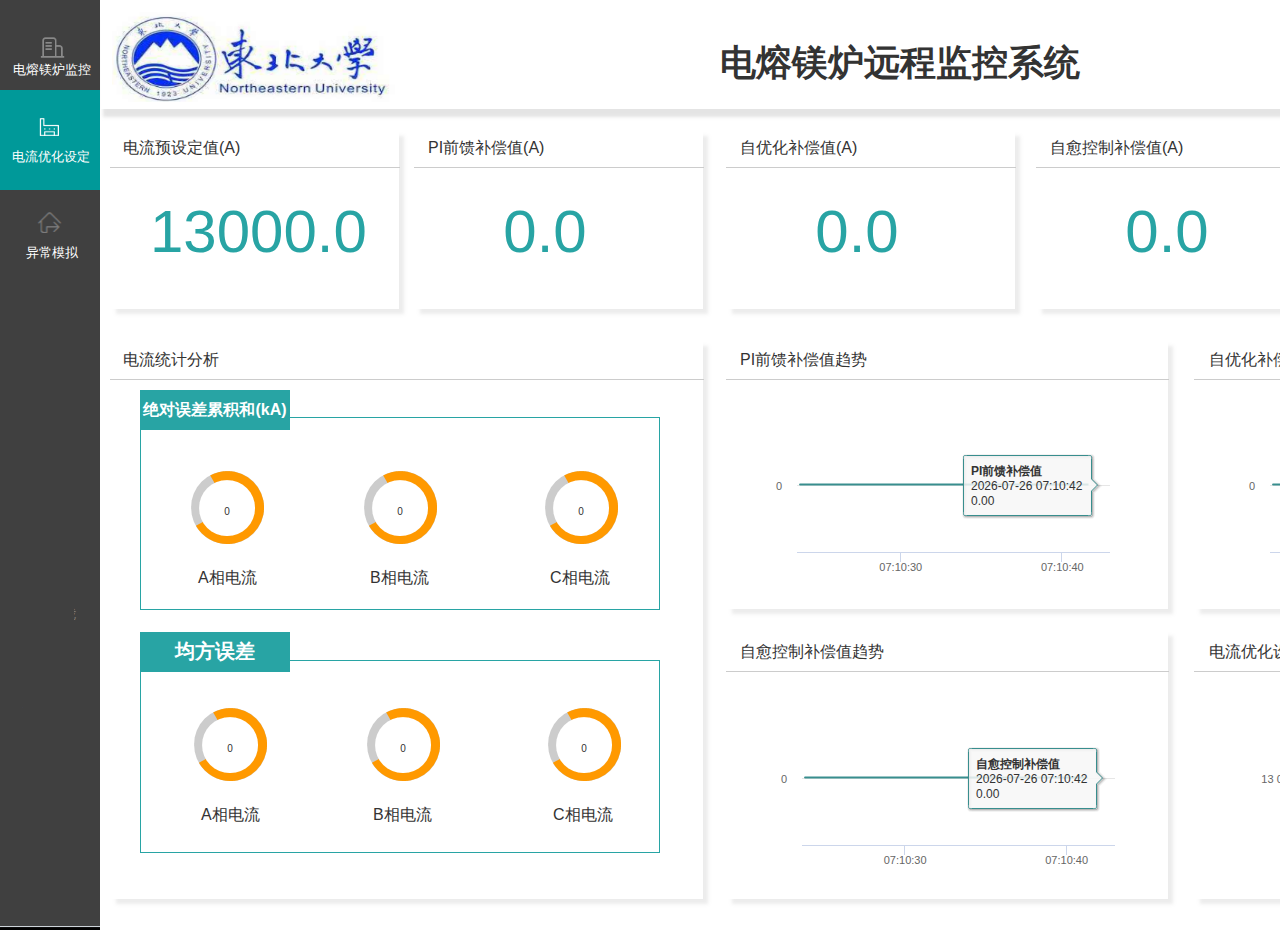
<file: WebRoot/电流优化设定.html>
﻿<!DOCTYPE html>
<html>
  <head>
    <title>电流优化设定</title>
    <meta http-equiv="X-UA-Compatible" content="IE=edge"/>
    <meta http-equiv="content-type" content="text/html; charset=utf-8"/>
    <meta name="apple-mobile-web-app-capable" content="yes"/>
    <link href="resources/css/jquery-ui-themes.css" type="text/css" rel="stylesheet"/>
    <link href="resources/css/axure_rp_page.css" type="text/css" rel="stylesheet"/>
    <link href="data/styles.css" type="text/css" rel="stylesheet"/>
    <link href="files/电流优化设定/styles.css" type="text/css" rel="stylesheet"/>
    <script src="resources/scripts/jquery-1.7.1.min.js"></script>
    <script src="resources/scripts/jquery-ui-1.8.10.custom.min.js"></script>
    <script src="resources/scripts/axure/axQuery.js"></script>
    <script src="resources/scripts/axure/globals.js"></script>
    <script src="resources/scripts/axutils.js"></script>
    <script src="resources/scripts/axure/annotation.js"></script>
    <script src="resources/scripts/axure/axQuery.std.js"></script>
    <script src="resources/scripts/axure/doc.js"></script>
    <script src="data/document.js"></script>
    <script src="resources/scripts/messagecenter.js"></script>
    <script src="resources/scripts/axure/events.js"></script>
    <script src="resources/scripts/axure/recording.js"></script>
    <script src="resources/scripts/axure/action.js"></script>
    <script src="resources/scripts/axure/expr.js"></script>
    <script src="resources/scripts/axure/geometry.js"></script>
    <script src="resources/scripts/axure/flyout.js"></script>
    <script src="resources/scripts/axure/ie.js"></script>
    <script src="resources/scripts/axure/model.js"></script>
    <script src="resources/scripts/axure/repeater.js"></script>
    <script src="resources/scripts/axure/sto.js"></script>
    <script src="resources/scripts/axure/utils.temp.js"></script>
    <script src="resources/scripts/axure/variables.js"></script>
    <script src="resources/scripts/axure/drag.js"></script>
    <script src="resources/scripts/axure/move.js"></script>
    <script src="resources/scripts/axure/visibility.js"></script>
    <script src="resources/scripts/axure/style.js"></script>
    <script src="resources/scripts/axure/adaptive.js"></script>
    <script src="resources/scripts/axure/tree.js"></script>
    <script src="resources/scripts/axure/init.temp.js"></script>
    <script src="files/电流优化设定/data.js"></script>
    <script src="resources/scripts/axure/legacy.js"></script>
    <script src="resources/scripts/axure/viewer.js"></script>
    <script src="resources/scripts/axure/math.js"></script>
    <script src="resources/scripts/highcharts.js"></script>
    <script type="text/javascript">
      $axure.utils.getTransparentGifPath = function() { return 'resources/images/transparent.gif'; };
      $axure.utils.getOtherPath = function() { return 'resources/Other.html'; };
      $axure.utils.getReloadPath = function() { return 'resources/reload.html'; };
    </script>
  </head>
  <body>
    <div id="base" class="">

      <!-- Unnamed (导航栏) -->

      <!-- Unnamed (矩形) -->
      <div id="u190" class="ax_default box_1">
        <img id="u190_img" class="img " src="images/电熔镁炉监控/u1.png"/>
        <!-- Unnamed () -->
        <div id="u191" class="text" style="display: none; visibility: hidden">
          <p><span></span></p>
        </div>
      </div>

      <!-- Unnamed (图片) -->
      <div id="u192" class="ax_default _图片">
        <img id="u192_img" class="img " src="images/电熔镁炉监控/u3.png"/>
        <!-- Unnamed () -->
        <div id="u193" class="text" style="display: none; visibility: hidden">
          <p><span></span></p>
        </div>
      </div>

      <!-- Unnamed (矩形) -->
      <div id="u194" class="ax_default label">
        <div id="u194_div" class=""></div>
        <!-- Unnamed () -->
        <div id="u195" class="text" style="visibility: visible;">
          <p><span>电熔镁炉远程监控系统</span></p>
        </div>
      </div>

      <!-- Unnamed (图片) -->
      <div id="u196" class="ax_default _图片">
        <img id="u196_img" class="img " src="images/电熔镁炉监控/u7.png"/>
        <div style="width:50px;margin-left:35px;margin-top: -3px">
            <h3> <a href="login.html">退出</a> </h3>
          </div> 
        <!-- Unnamed () -->
        <div id="u197" class="text" style="display: none; visibility: hidden">
          <p><span></span></p>
        </div>
      </div>

      <!-- Unnamed (图片) -->
      <!-- <div id="u198" class="ax_default _图片"> -->
        <!-- <img id="u198_img" class="img " src="images/电熔镁炉监控/u9.png"/> -->
        <!-- Unnamed () -->
        <!-- <div id="u199" class="text" style="display: none; visibility: hidden">
          <p><span></span></p>
        </div> -->
      <!-- </div> -->

      <!-- 用户退出框 (动态面板) -->
      <div id="u200" class="ax_default ax_default_hidden" data-label="用户退出框" style="display: none; visibility: hidden">
        <div id="u200_state0" class="panel_state" data-label="State1">
          <div id="u200_state0_content" class="panel_state_content">

            <!-- Unnamed (矩形) -->
            <div id="u201" class="ax_default box_1">
              <div id="u201_div" class=""></div>
              <!-- Unnamed () -->
              <div id="u202" class="text" style="display: none; visibility: hidden">
                <p><span></span></p>
              </div>
            </div>

            <!-- Unnamed (矩形) -->
            <div id="u203" class="ax_default label">
              <div id="u203_div" class=""></div>
              <!-- Unnamed () -->
              <div id="u204" class="text" style="visibility: visible;">
                <p><span>退出</span></p>
              </div>
            </div>
          </div>
        </div>
      </div>

      <!-- Unnamed (图片) -->
      <div id="u205" class="ax_default _图片">
        <img id="u205_img" class="img " src="images/电熔镁炉监控/u16.png"/>
        <!-- Unnamed () -->
        <div id="u206" class="text" style="display: none; visibility: hidden">
          <p><span></span></p>
        </div>
      </div>

      <!-- Unnamed (矩形) -->
      <div id="u207" class="ax_default box_1">
        <!-- <img id="u207_img" class="img " src="images/电熔镁炉监控/u18.png"/> -->
        <div style="width:100px;height:100px;background:#404040;margin-top: -53px;margin-left: -10px;position: relative;">
            <img id="u16_img" class="img " src="images/电熔镁炉监控/公司信息.png" style="position:absolute;width:25px;height:25px;margin-top: 35px;margin-left: -10px;"/>
        </div>
        
        <!-- Unnamed () -->
        <div id="u208" class="text" style="visibility: visible;">
          <p><span>电熔镁炉监控</span></p>
        </div>
      </div>

      <!-- Unnamed (矩形) -->
      <div id="u209" class="ax_default box_1">
        <img id="u209_img" class="img " src="images/电熔镁炉监控/u20.png"/>
        <!-- Unnamed () -->
        <div id="u210" class="text" style="visibility: visible;">
          <p><span>异常模拟</span></p>
        </div>
      </div>

      <!-- Unnamed (矩形) -->
      <div id="u211" class="ax_default box_1">
        <!-- <img id="u211_img" class="img " src="images/电熔镁炉监控/u20.png"/> -->
        <div style="width:100px;height:100px;background:#404040;margin-top: -30px;margin-left: -10px"></div>
        <!-- Unnamed () -->
        <div id="u212" class="text" style="visibility: visible;">
          <p><span></span></p>
        </div>
      </div>

      <!-- Unnamed (矩形) -->
      <div id="u213" class="ax_default box_1">
        <img id="u213_img" class="img " src="images/电熔镁炉监控/u24.png"/>
        <!-- Unnamed () -->
        <div id="u214" class="text" style="display: none; visibility: hidden">
          <p><span></span></p>
        </div>
      </div>

      <!-- Unnamed (矩形) -->
      <div id="u215" class="ax_default box_1">
        <img id="u215_img" class="img " src="images/电熔镁炉监控/u24.png"/>
        <!-- Unnamed () -->
        <div id="u216" class="text" style="display: none; visibility: hidden">
          <p><span></span></p>
        </div>
      </div>

      <!-- Unnamed (矩形) -->
      <div id="u217" class="ax_default box_1">
        <img id="u217_img" class="img " src="images/电熔镁炉监控/u24.png"/>
        <!-- Unnamed () -->
        <div id="u218" class="text" style="display: none; visibility: hidden">
          <p><span></span></p>
        </div>
      </div>

      <!-- Unnamed (矩形) -->
      <div id="u219" class="ax_default box_1">
        <img id="u219_img" class="img " src="images/电熔镁炉监控/u24.png"/>
        <!-- Unnamed () -->
        <div id="u220" class="text" style="display: none; visibility: hidden">
          <p><span></span></p>
        </div>
      </div>

      <!-- Unnamed (矩形) -->
      <div id="u221" class="ax_default box_1">
        <!-- <img id="u221_img" class="img " src="images/电熔镁炉监控/u32.png"/> -->
        <!-- Unnamed () -->
        <div id="u222" class="text" style="display: none; visibility: hidden">
          <p><span></span></p>
        </div>
      </div>

      <!-- Unnamed (矩形) -->
      <div id="u223" class="ax_default box_1">
        <!-- <img id="u223_img" class="img " src="images/电熔镁炉监控/u20.png"/> -->
        <div style="width:101px;height:100px;background:#009999;margin-top: -50px;margin-left: -10px;position: relative;">
            <img src="images/电流优化设定/工厂0.png" style="position:absolute;width:25px;height:25px;margin-top: 25px;margin-left: -13px;"/>
        </div>
        <!-- Unnamed () -->
        <div id="u224" class="text" style="visibility: visible;">
          <p><span>电流优化设定</span></p>
        </div>
      </div>

      <!-- Unnamed (矩形) -->
      <div id="u225" class="ax_default box_1">
        <img id="u225_img" class="img " src="images/电流优化设定/u225.png"/>
        <!-- Unnamed () -->
        <div id="u226" class="text" style="display: none; visibility: hidden">
          <p><span></span></p>
        </div>
      </div>

      <!-- Unnamed (矩形) -->
      <div id="u227" class="ax_default box_1">
        <img id="u227_img" class="img " src="images/电流优化设定/u225.png"/>
        <!-- Unnamed () -->
        <div id="u228" class="text" style="display: none; visibility: hidden">
          <p><span></span></p>
        </div>
      </div>

      <!-- Unnamed (矩形) -->
      <div id="u229" class="ax_default box_1">
        <img id="u229_img" class="img " src="images/电流优化设定/u225.png"/>
        <!-- Unnamed () -->
        <div id="u230" class="text" style="display: none; visibility: hidden">
          <p><span></span></p>
        </div>
      </div>

      <!-- Unnamed (矩形) -->
      <div id="u231" class="ax_default box_1">
        <img id="u231_img" class="img " src="images/电流优化设定/u225.png"/>
        <!-- Unnamed () -->
        <div id="u232" class="text" style="display: none; visibility: hidden">
          <p><span></span></p>
        </div>
      </div>

      <!-- Unnamed (矩形) -->
      <div id="u233" class="ax_default box_1">
        <img id="u233_img" class="img " src="images/电流优化设定/u225.png"/>
        <!-- Unnamed () -->
        <div id="u234" class="text" style="display: none; visibility: hidden">
          <p><span></span></p>
        </div>
      </div>

      <!-- Unnamed (矩形) -->
      <div id="u235" class="ax_default label">
        <div id="u235_div" class=""></div>
        <!-- Unnamed () -->
        <div id="u236" class="text" style="visibility: visible;">
          <p><span>电流预设定值(A)</span></p>
        </div>
      </div>

      <!-- Unnamed (水平线) -->
      <div id="u237" class="ax_default line">
        <img id="u237_img" class="img " src="images/电流优化设定/u237.png"/>
        <!-- Unnamed () -->
        <div id="u238" class="text" style="display: none; visibility: hidden">
          <p><span></span></p>
        </div>
      </div>

      <!-- Unnamed (矩形) -->
      <div id="u239" class="ax_default label">
        <div id="u239_div" class=""></div>
        <!-- Unnamed () -->
        <div id="u240" class="text" style="visibility: visible;text-align: center;">
          <p style="margin-left:-40px"><span id="per">13000.0</span></p>
          <script>
            var i=0
            setInterval(function () {
				  	jQuery.getJSON('servlet/FurServlet',null,function(data) {//实时更新
            document.getElementById("per").innerHTML = data[i].current_focast_set;//电流预设定值
            i=i+1
            if(i>=1000){
              i=0;
            }
				});//实时更新
				}, 1000);           
          </script>
        </div>
      </div>

      <!-- Unnamed (矩形) -->
      <div id="u241" class="ax_default label">
        <div id="u241_div" class=""></div>
        <!-- Unnamed () -->
        <div id="u242" class="text" style="visibility: visible;">
          <p><span>PI前馈补偿值(A)</span></p>
        </div>
      </div>

      <!-- Unnamed (水平线) -->
      <div id="u243" class="ax_default line">
        <img id="u243_img" class="img " src="images/电流优化设定/u237.png"/>
        <!-- Unnamed () -->
        <div id="u244" class="text" style="display: none; visibility: hidden">
          <p><span></span></p>
        </div>
      </div>

      <!-- Unnamed (矩形) -->
      <div id="u245" class="ax_default label">
        <div id="u245_div" class=""></div>
        <!-- Unnamed () -->
        <div id="u246" class="text" style="visibility: visible;text-align: center; ">
            <p><span id="PI_per">0.0</span></p>
        </div>
      </div>

      <!-- Unnamed (矩形) -->
      <div id="u247" class="ax_default label">
        <div id="u247_div" class=""></div>
        <!-- Unnamed () -->
        <div id="u248" class="text" style="visibility: visible;">
          <p><span>自优化补偿值(A)</span></p>
        </div>
      </div>

      <!-- Unnamed (水平线) -->
      <div id="u249" class="ax_default line">
        <img id="u249_img" class="img " src="images/电流优化设定/u237.png"/>
        <!-- Unnamed () -->
        <div id="u250" class="text" style="display: none; visibility: hidden">
          <p><span></span></p>
        </div>
      </div>

      <!-- Unnamed (矩形) -->
      <div id="u251" class="ax_default label">
        <div id="u251_div" class=""></div>
        <!-- Unnamed () -->
        <div id="u252" class="text" style="visibility: visible;text-align: center">
          <p><span id="self_opt">0.0</span></p>
        </div>
      </div>

      <!-- Unnamed (矩形) -->
      <div id="u253" class="ax_default label">
        <div id="u253_div" class=""></div>
        <!-- Unnamed () -->
        <div id="u254" class="text" style="visibility: visible;">
          <p><span>自愈控制补偿值(A)</span></p>
        </div>
      </div>

      <!-- Unnamed (水平线) -->
      <div id="u255" class="ax_default line">
        <img id="u255_img" class="img " src="images/电流优化设定/u237.png"/>
        <!-- Unnamed () -->
        <div id="u256" class="text" style="display: none; visibility: hidden">
          <p><span></span></p>
        </div>
      </div>

      <!-- Unnamed (矩形) -->
      <div id="u257" class="ax_default label">
        <div id="u257_div" class=""></div>
        <!-- Unnamed () -->
        <div id="u258" class="text" style="visibility: visible;text-align: center">
          <p><span id="self_con">0.0</span></p>
        </div>
      </div>

      <!-- Unnamed (矩形) -->
      <div id="u259" class="ax_default label">
        <div id="u259_div" class=""></div>
        <!-- Unnamed () -->
        <div id="u260" class="text" style="visibility: visible;">
          <p><span>电流优化设定值(A)</span></p>
        </div>
      </div>

      <!-- Unnamed (水平线) -->
      <div id="u261" class="ax_default line">
        <img id="u261_img" class="img " src="images/电流优化设定/u237.png"/>
        <!-- Unnamed () -->
        <div id="u262" class="text" style="display: none; visibility: hidden">
          <p><span></span></p>
        </div>
      </div>

      <!-- Unnamed (矩形) -->
      <div id="u263" class="ax_default label">
        <div id="u263_div" class=""></div>
        <!-- Unnamed () -->
        <div id="u264" class="text" style="visibility: visible;text-align: center">
          <p style="margin-left:-40px"><span id="cur_opt">13000.0</span></p>
        </div>
      </div>

      <!-- Unnamed (矩形) -->
      <div id="u265" class="ax_default box_1">
        <img id="u265_img" class="img " src="images/电流优化设定/u265.png"/>
        <!-- Unnamed () -->
        <div id="u266" class="text" style="display: none; visibility: hidden">
          <p><span></span></p>
        </div>
      </div>

      <!-- Unnamed (矩形) -->
      <div id="u267" class="ax_default box_1">
        <img id="u267_img" class="img " src="images/电流优化设定/u267.png"/>
        <!-- Unnamed () -->
        <div id="u268" class="text" style="display: none; visibility: hidden">
          <p><span></span></p>
        </div>
      </div>

      <!-- Unnamed (矩形) -->
      <div id="u269" class="ax_default box_1">
        <img id="u269_img" class="img " src="images/电流优化设定/u267.png"/>
        <!-- Unnamed () -->
        <div id="u270" class="text" style="display: none; visibility: hidden">
          <p><span></span></p>
        </div>
      </div>

      <!-- Unnamed (矩形) -->
      <div id="u271" class="ax_default box_1">
        <img id="u271_img" class="img " src="images/电流优化设定/u267.png"/>
        <!-- Unnamed () -->
        <div id="u272" class="text" style="display: none; visibility: hidden">
          <p><span></span></p>
        </div>
      </div>

      <!-- Unnamed (矩形) -->
      <div id="u273" class="ax_default box_1">
        <img id="u273_img" class="img " src="images/电流优化设定/u267.png"/>
        <!-- Unnamed () -->
        <div id="u274" class="text" style="display: none; visibility: hidden">
          <p><span></span></p>
        </div>
      </div>

      <!-- Unnamed (矩形) -->
      <div id="u275" class="ax_default label">
        <div id="u275_div" class=""></div>
        <!-- Unnamed () -->
        <div id="u276" class="text" style="visibility: visible;">
          <p><span>电流统计分析</span></p>
        </div>
      </div>

      <!-- Unnamed (水平线) -->
      <div id="u277" class="ax_default line">
        <img id="u277_img" class="img " src="images/电流优化设定/u277.png"/>
        <!-- Unnamed () -->
        <div id="u278" class="text" style="display: none; visibility: hidden">
          <p><span></span></p>
        </div>
      </div>

      <!-- Unnamed (水平线) -->
      <div id="u279" class="ax_default line">
        <img id="u279_img" class="img " src="images/电流优化设定/u279.png"/>
        <!-- Unnamed () -->
        <div id="u280" class="text" style="display: none; visibility: hidden">
          <p><span></span></p>
        </div>
      </div>

      <!-- Unnamed (矩形) -->
      <div id="u281" class="ax_default label">
        <div id="u281_div" class=""></div>
        <!-- Unnamed () -->
        <div id="u282" class="text" style="visibility: visible;">
          <p><span>PI前馈补偿值趋势</span></p>
        </div>
      </div>

      <!-- Unnamed (水平线) -->
      <div id="u283" class="ax_default line">
        <img id="u283_img" class="img " src="images/电流优化设定/u279.png"/>
        <!-- Unnamed () -->
        <div id="u284" class="text" style="display: none; visibility: hidden">
          <p><span></span></p>
        </div>
      </div>

      <!-- Unnamed (水平线) -->
      <div id="u285" class="ax_default line">
        <img id="u285_img" class="img " src="images/电流优化设定/u279.png"/>
        <!-- Unnamed () -->
        <div id="u286" class="text" style="display: none; visibility: hidden">
          <p><span></span></p>
        </div>
      </div>

      <!-- Unnamed (矩形) -->
      <div id="u287" class="ax_default label">
        <div id="u287_div" class=""></div>
        <!-- Unnamed () -->
        <div id="u288" class="text" style="visibility: visible;">
          <p><span>自优化补偿值趋势</span></p>
        </div>
      </div>

      <!-- Unnamed (矩形) -->
      <div id="u289" class="ax_default label">
        <div id="u289_div" class=""></div>
        <!-- Unnamed () -->
        <div id="u290" class="text" style="visibility: visible;">
          <p><span>自愈控制补偿值趋势</span></p>
        </div>
      </div>

      <!-- Unnamed (水平线) -->
      <div id="u291" class="ax_default line">
        <img id="u291_img" class="img " src="images/电流优化设定/u279.png"/>
        <!-- Unnamed () -->
        <div id="u292" class="text" style="display: none; visibility: hidden">
          <p><span></span></p>
        </div>
      </div>

      <!-- Unnamed (矩形) -->
      <div id="u293" class="ax_default label">
        <div id="u293_div" class=""></div>
        <!-- Unnamed () -->
        <div id="u294" class="text" style="visibility: visible;">
          <p><span>电流优化设定值趋势</span></p>
        </div>
      </div>

      <!-- Unnamed (图片) -->
      <div id="u295" class="ax_default _图片">
        <!-- <img id="u295_img" class="img " src="images/电熔镁炉监控/u86.png"/> -->
        <div id="u295_img" class="img "></div>
        <script src="js/PIqiankui_opt.js"></script>
        <!-- Unnamed () -->
        <div id="u296" class="text" style="display: none; visibility: hidden">
          <p><span></span></p>
        </div>
      </div>

      <!-- Unnamed (图片) -->
      <div id="u297" class="ax_default _图片">
        <!-- <img id="u297_img" class="img " src="images/电熔镁炉监控/u86.png"/> -->
        <div id="u297_img" class="img " ></div>
        <script src="js/ziyu_opt.js"></script>
        <!-- Unnamed () -->
        <div id="u298" class="text" style="display: none; visibility: hidden">
          <p><span></span></p>
        </div>
      </div>

      <!-- Unnamed (图片) -->
      <div id="u299" class="ax_default _图片">
        <!-- <img id="u299_img" class="img " src="images/电熔镁炉监控/u86.png"/> -->
        <div id="u299_img" class="img " ></div>
        <script src="js/ziyouhua_opt.js"></script>
        <!-- Unnamed () -->
        <div id="u300" class="text" style="display: none; visibility: hidden">
          <p><span></span></p>
        </div>
      </div>

      <!-- Unnamed (图片) -->
      <div id="u301" class="ax_default _图片">
        <!-- <img id="u301_img" class="img " src="images/电熔镁炉监控/u86.png"/> -->
        <div id="u301_img" class="img " ></div>
        <script src="js/dianliuyouhua_opt.js"></script>
        <!-- Unnamed () -->
        <div id="u302" class="text" style="display: none; visibility: hidden">
          <p><span></span></p>
        </div>
      </div>

      <!-- Unnamed (矩形) -->
      <div id="u303" class="ax_default box_1">
        <div id="u303_div" class=""></div>
        <!-- Unnamed () -->
        <div id="u304" class="text" style="display: none; visibility: hidden">
          <p><span></span></p>
        </div>
      </div>

      <!-- Unnamed (矩形) -->
      <div id="u305" class="ax_default box_1">
        <div id="u305_div" class=""></div>
        <!-- Unnamed () -->
        <div id="u306" class="text" style="display: none; visibility: hidden">
          <p><span></span></p>
        </div>
      </div>

      <!-- Unnamed (矩形) -->
      <div id="u307" class="ax_default box_1">
        <div id="u307_div" class=""></div>
        <!-- Unnamed () -->
        <div id="u308" class="text" style="visibility: visible;font-size: 16px">
          <p><span>绝对误差累积和(kA)</span></p>
        </div>
      </div>

      <!-- Unnamed (矩形) -->
      <div id="u309" class="ax_default box_1">
        <div id="u309_div" class=""></div>
        <!-- Unnamed () -->
        <div id="u310" class="text" style="visibility: visible;">
          <p><span>均方误差</span></p>
        </div>
      </div>

      <!-- Unnamed (组合) -->
      <div id="u311" class="ax_default">

        <!-- Unnamed (椭圆形) -->
        <div id="u312" class="ax_default ellipse">
          <img id="u312_img" class="img " src="images/电熔镁炉监控/u154.png"/>
          <!-- Unnamed () -->
          <div id="u313" class="text" style="display: none; visibility: hidden">
            <p><span></span></p>
          </div>
        </div>

        <!-- Unnamed (Pie Chart) -->
        <div id="u314" class="ax_default ellipse">
          <img id="u314_img" class="img " src="images/电熔镁炉监控/u156.png"/>
          <!-- Unnamed () -->
          <div id="u315" class="text" style="display: none; visibility: hidden">
            <p><span></span></p>
          </div>
        </div>

        <!-- Unnamed (椭圆形) -->
        <div id="u316" class="ax_default ellipse">
          <img id="u316_img" class="img " src="images/电熔镁炉监控/u158.png"/>
          <!-- Unnamed () -->
          <div id="u317" class="text" style="visibility: visible;">
            <!--A绝对误差累积和-->
            <p><span id="jueduiA" style="font-size:10px">0</span></p>
            <script>
                var i=0
                var sum=0
                console.log(Math.random())
                setInterval(function () {
                jQuery.getJSON('servlet/FurServlet',null,function(data) {//实时更新
                  cur_A= parseFloat(data[i].currentA/1000);//A相电流
                  cur_set= parseFloat(data[i].current_optimize_set/1000);//电流优化设定值
                  sum+=Math.abs(cur_A-cur_set)
                  document.getElementById("jueduiA").innerHTML=parseInt(parseFloat(sum/100000)+parseFloat(1000*Math.random()))
                  i=i+1
                  if(i>=1000){
                    i=0;
                }
            });//实时更新
            }, 1000);           
              </script>
          </div>
        </div>
      </div>

      <!-- Unnamed (组合) -->
      <div id="u318" class="ax_default">

        <!-- Unnamed (椭圆形) -->
        <div id="u319" class="ax_default ellipse">
          <img id="u319_img" class="img " src="images/电熔镁炉监控/u154.png"/>
          <!-- Unnamed () -->
          <div id="u320" class="text" style="display: none; visibility: hidden">
            <p><span></span></p>
          </div>
        </div>

        <!-- Unnamed (Pie Chart) -->
        <div id="u321" class="ax_default ellipse">
          <img id="u321_img" class="img " src="images/电熔镁炉监控/u156.png"/>
          <!-- Unnamed () -->
          <div id="u322" class="text" style="display: none; visibility: hidden">
            <p><span></span></p>
          </div>
        </div>

        <!-- Unnamed (椭圆形) -->
        <div id="u323" class="ax_default ellipse">
          <img id="u323_img" class="img " src="images/电熔镁炉监控/u158.png"/>
          <!-- Unnamed () -->
          <div id="u324" class="text" style="visibility: visible;">
            <!--B绝对误差累积和-->
            <p><span id="jueduiB" style="font-size:10px">0</span></p>
            <script>
                var i=0
                var sum=0
                setInterval(function () {
                jQuery.getJSON('servlet/FurServlet',null,function(data) {//实时更新
                  cur_B= parseFloat(data[i].currentB/1000);//B相电流
                  cur_set= parseFloat(data[i].current_optimize_set/1000);//电流优化设定值
                  sum+=Math.abs(cur_B-cur_set)
                  document.getElementById("jueduiB").innerHTML=parseInt(parseFloat(sum/100000)+parseFloat(1000*Math.random()))
                  i=i+1
                  if(i>=1000){
                    i=0;
                }
            });//实时更新
            }, 1000);           
            </script>
          </div>
        </div>
      </div>

      <!-- Unnamed (组合) -->
      <div id="u325" class="ax_default">

        <!-- Unnamed (椭圆形) -->
        <div id="u326" class="ax_default ellipse">
          <img id="u326_img" class="img " src="images/电熔镁炉监控/u154.png"/>
          <!-- Unnamed () -->
          <div id="u327" class="text" style="display: none; visibility: hidden">
            <p><span></span></p>
          </div>
        </div>

        <!-- Unnamed (Pie Chart) -->
        <div id="u328" class="ax_default ellipse">
          <img id="u328_img" class="img " src="images/电熔镁炉监控/u156.png"/>
          <!-- Unnamed () -->
          <div id="u329" class="text" style="display: none; visibility: hidden">
            <p><span></span></p>
          </div>
        </div>

        <!-- Unnamed (椭圆形) -->
        <div id="u330" class="ax_default ellipse">
          <img id="u330_img" class="img " src="images/电熔镁炉监控/u158.png"/>
          <!-- Unnamed () -->
          <div id="u331" class="text" style="visibility: visible;">
            <p><span id="jueduiC" style="font-size:10px">0</span></p>
            <script>
                var i=0
                var sum=parseInt(0)
                setInterval(function () {
                jQuery.getJSON('servlet/FurServlet',null,function(data) {//实时更新
                  cur_C= parseFloat(data[i].currentC/1000);//C相电流
                  cur_set= parseFloat(data[i].current_optimize_set/1000);//电流优化设定值
                  sum=sum+Math.abs(cur_C-cur_set)                 
                  document.getElementById("jueduiC").innerHTML=parseInt(parseFloat(sum/100000)+parseFloat(1000*Math.random()))
                  i=i+1
                  if(i>=1000){
                    i=0;
                }
            });//实时更新
            }, 1000);           
            </script>
          </div>
        </div>
      </div>

      <!-- Unnamed (矩形) -->
      <div id="u332" class="ax_default label">
        <div id="u332_div" class=""></div>
        <!-- Unnamed () -->
        <div id="u333" class="text" style="visibility: visible;">
          <p><span>A相电流</span></p>
        </div>
      </div>

      <!-- Unnamed (矩形) -->
      <div id="u334" class="ax_default label">
        <div id="u334_div" class=""></div>
        <!-- Unnamed () -->
        <div id="u335" class="text" style="visibility: visible;">
          <p><span>B相电流</span></p>
        </div>
      </div>

      <!-- Unnamed (矩形) -->
      <div id="u336" class="ax_default label">
        <div id="u336_div" class=""></div>
        <!-- Unnamed () -->
        <div id="u337" class="text" style="visibility: visible;">
          <p><span>C相电流</span></p>
        </div>
      </div>

      <!-- Unnamed (组合) -->
      <div id="u338" class="ax_default">

        <!-- Unnamed (椭圆形) -->
        <div id="u339" class="ax_default ellipse">
          <img id="u339_img" class="img " src="images/电熔镁炉监控/u154.png"/>
          <!-- Unnamed () -->
          <div id="u340" class="text" style="display: none; visibility: hidden">
            <p><span></span></p>
          </div>
        </div>

        <!-- Unnamed (Pie Chart) -->
        <div id="u341" class="ax_default ellipse">
          <img id="u341_img" class="img " src="images/电熔镁炉监控/u156.png"/>
          <!-- Unnamed () -->
          <div id="u342" class="text" style="display: none; visibility: hidden">
            <p><span></span></p>
          </div>
        </div>

        <!-- Unnamed (椭圆形) -->
        <div id="u343" class="ax_default ellipse">
          <img id="u343_img" class="img " src="images/电熔镁炉监控/u158.png"/>
          <!-- Unnamed () -->
          <div id="u344" class="text" style="visibility: visible;">
            <p><span id="junfangA" style="font-size:10px">0</span></p>
            <script>
                var i=0
                var sum=0
                var ans=0
                setInterval(function () {
                jQuery.getJSON('servlet/FurServlet',null,function(data) {//实时更新
                  cur_A= parseFloat(data[i].currentA);//A相电流
                  cur_set= parseFloat(data[i].current_optimize_set);//电流优化设定值
                  sum+=(cur_A-cur_set)*(cur_A-cur_set)
                  ans=Math.sqrt(sum/(i+1)) 
                  document.getElementById("junfangA").innerHTML=ans.toFixed(1)
                  i=i+1
                  if(i>=1000){
                    i=0;
                    sum=0;
                    ans=0;
                }
            });//实时更新
            }, 1000);           
              </script>
          </div>
        </div>
      </div>

      <!-- Unnamed (组合) -->
      <div id="u345" class="ax_default">

        <!-- Unnamed (椭圆形) -->
        <div id="u346" class="ax_default ellipse">
          <img id="u346_img" class="img " src="images/电熔镁炉监控/u154.png"/>
          <!-- Unnamed () -->
          <div id="u347" class="text" style="display: none; visibility: hidden">
            <p><span></span></p>
          </div>
        </div>

        <!-- Unnamed (Pie Chart) -->
        <div id="u348" class="ax_default ellipse">
          <img id="u348_img" class="img " src="images/电熔镁炉监控/u156.png"/>
          <!-- Unnamed () -->
          <div id="u349" class="text" style="display: none; visibility: hidden">
            <p><span></span></p>
          </div>
        </div>

        <!-- Unnamed (椭圆形) -->
        <div id="u350" class="ax_default ellipse">
          <img id="u350_img" class="img " src="images/电熔镁炉监控/u158.png"/>
          <!-- Unnamed () -->
          <div id="u351" class="text" style="visibility: visible;">
            <p><span id="junfangB" style="font-size:10px">0</span></p>
            <script>
                var i=0
                var sum=0
                var ans=0
                setInterval(function () {
                jQuery.getJSON('servlet/FurServlet',null,function(data) {//实时更新
                  cur_B= parseFloat(data[i].currentB);//B相电流
                  cur_set= parseFloat(data[i].current_optimize_set);//电流优化设定值
                  sum+=(cur_B-cur_set)*(cur_B-cur_set)
                  ans=Math.sqrt(sum/(i+1)) 
                  document.getElementById("junfangB").innerHTML=ans.toFixed(1)
                  i=i+1
                  if(i>=1000){
                    i=0;
                    sum=0;
                    ans=0;
                }
            });//实时更新
            }, 1000);           
              </script>
          </div>
        </div>
      </div>

      <!-- Unnamed (组合) -->
      <div id="u352" class="ax_default">

        <!-- Unnamed (椭圆形) -->
        <div id="u353" class="ax_default ellipse">
          <img id="u353_img" class="img " src="images/电熔镁炉监控/u154.png"/>
          <!-- Unnamed () -->
          <div id="u354" class="text" style="display: none; visibility: hidden">
            <p><span></span></p>
          </div>
        </div>

        <!-- Unnamed (Pie Chart) -->
        <div id="u355" class="ax_default ellipse">
          <img id="u355_img" class="img " src="images/电熔镁炉监控/u156.png"/>
          <!-- Unnamed () -->
          <div id="u356" class="text" style="display: none; visibility: hidden">
            <p><span></span></p>
          </div>
        </div>

        <!-- Unnamed (椭圆形) -->
        <div id="u357" class="ax_default ellipse">
          <img id="u357_img" class="img " src="images/电熔镁炉监控/u158.png"/>
          <!-- Unnamed () -->
          <div id="u358" class="text" style="visibility: visible;">
            <p><span id="junfangC" style="font-size:10px">0</span></p>
            <script>
                var i=0
                var sum=0
                var ans=0
                setInterval(function () {
                jQuery.getJSON('servlet/FurServlet',null,function(data) {//实时更新
                  cur_C= parseFloat(data[i].currentC);//C相电流
                  cur_set= parseFloat(data[i].current_optimize_set);//电流优化设定值
                  sum+=(cur_C-cur_set)*(cur_C-cur_set)
                  ans=Math.sqrt(sum/(i+1)) 
                  document.getElementById("junfangC").innerHTML=ans.toFixed(1)
                  i=i+1
                  if(i>=1000){
                    i=0;
                    sum=0;
                    ans=0;
                }
            });//实时更新
            }, 1000);           
            </script>
          </div>
        </div>
      </div>

      <!-- Unnamed (矩形) -->
      <div id="u359" class="ax_default label">
        <div id="u359_div" class=""></div>
        <!-- Unnamed () -->
        <div id="u360" class="text" style="visibility: visible;">
          <p><span>A相电流</span></p>
        </div>
      </div>

      <!-- Unnamed (矩形) -->
      <div id="u361" class="ax_default label">
        <div id="u361_div" class=""></div>
        <!-- Unnamed () -->
        <div id="u362" class="text" style="visibility: visible;">
          <p><span>B相电流</span></p>
        </div>
      </div>

      <!-- Unnamed (矩形) -->
      <div id="u363" class="ax_default label">
        <div id="u363_div" class=""></div>
        <!-- Unnamed () -->
        <div id="u364" class="text" style="visibility: visible;">
          <p><span>C相电流</span></p>
        </div>
      </div>
    </div>
  </body>
</html>
</file>
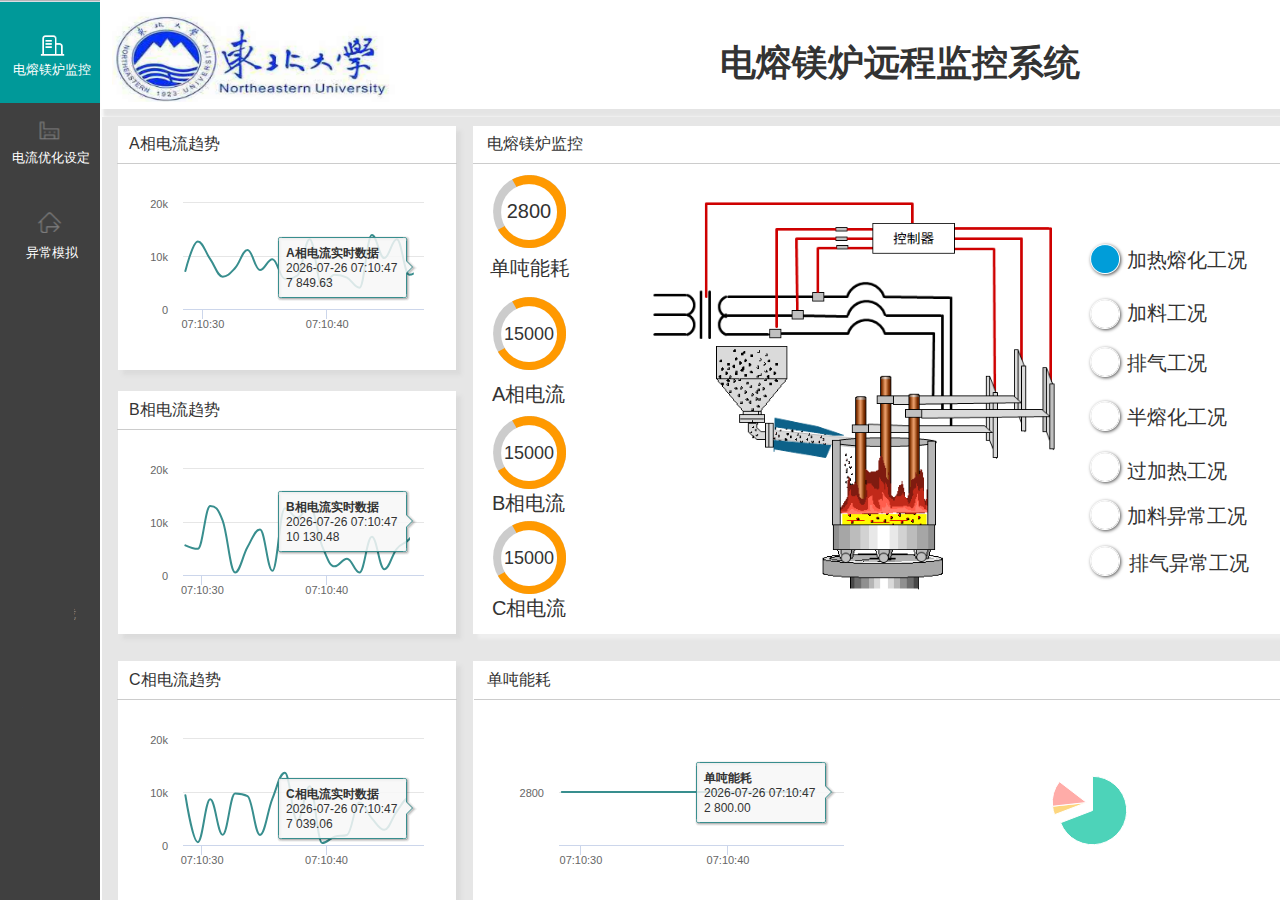
<file: WebRoot/resources/reload.html>
﻿<html>
	<head>
		<title></title>
	</head>
	<body>
	
	<script language="javascript">
	function getUrl() {
      var query = window.location.hash.substring(1);
      var vars = query.split("&&&");
      for (var i=0;i<vars.length;i++) {
        var url = vars[i];
        return decodeURI(url).replace("html%23","html#");
      } 
    }

    var rel = '../';
    var url = getUrl();
    if (url.indexOf(":") > 0 && url.indexOf(":") < 10) rel = '';
	self.location.href = rel + url;
	</script>
	
	</body>
</html>
</file>
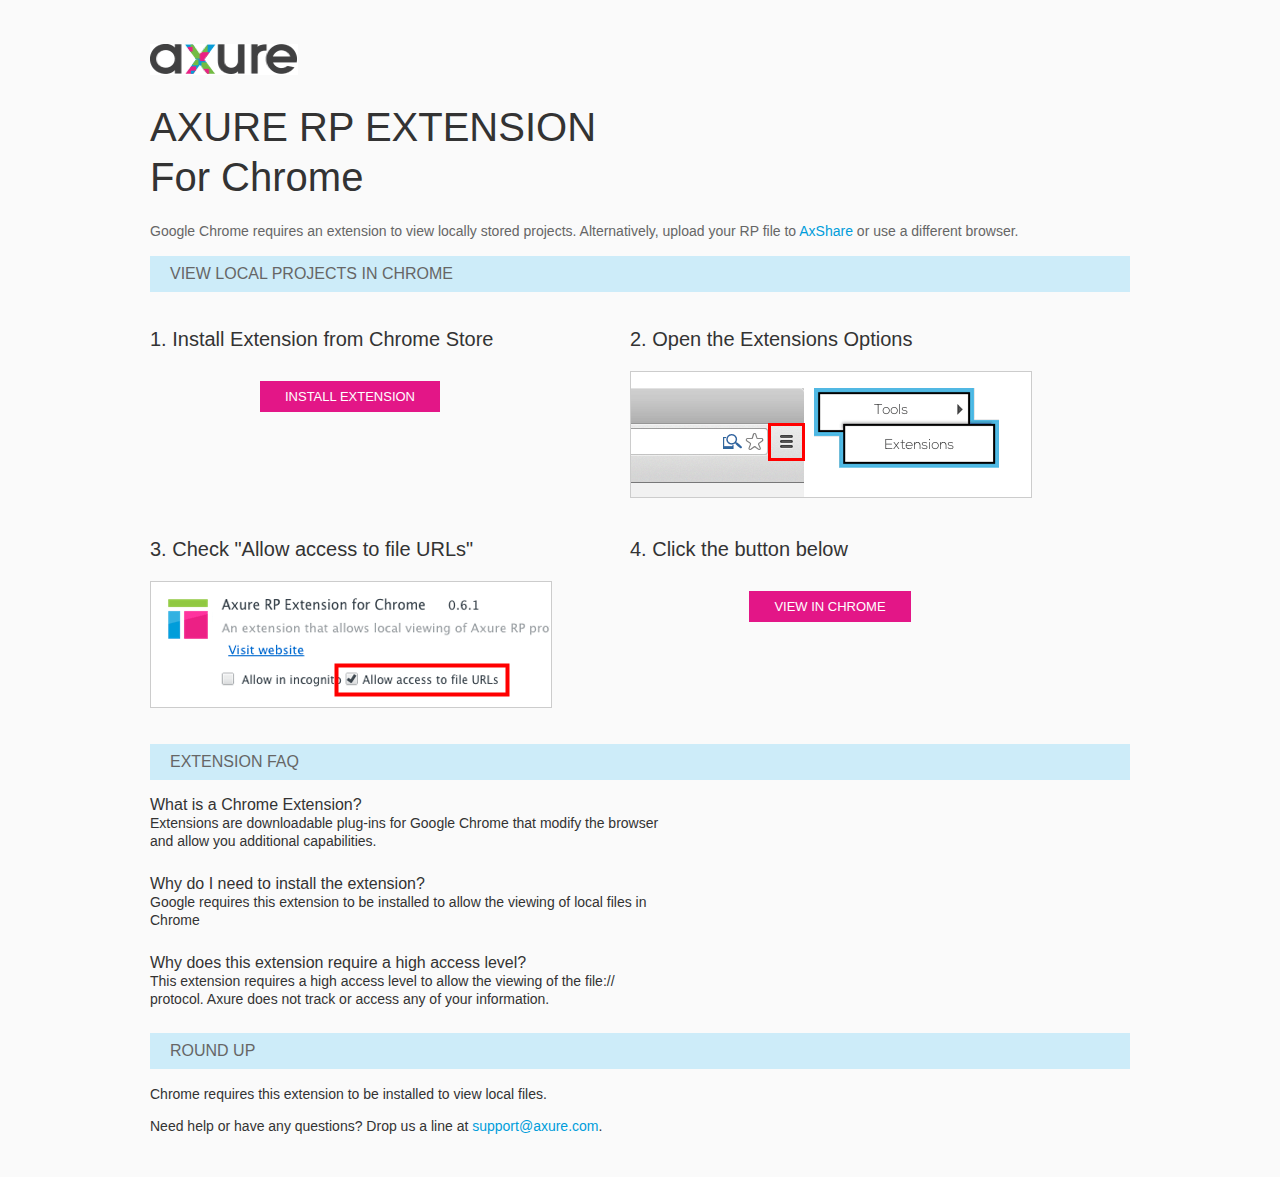
<file: WebRoot/resources/chrome/chrome.html>
<html>
<head>
    <title>Install the Axure RP Chrome Extension</title>
    <style type="text/css">
        *
        {
            font-family: Helvetica, Arial, sans-serif;
        }
        body
        {
            text-align: center;
            background-color: #fafafa;
        }
        p
        {
            font-size: 14px;
            line-height: 18px;
            color: #333333;
        }
        div.container
        {
            width: 980px;
            margin-left: auto;
            margin-right: auto;
            text-align: left;
        }
        a
        {
            text-decoration: none;
            color: #009dda;
        }
        .button
        {
            background: #E31687;
            font: normal 16px Arial, sans-serif;
            color: #FFFFFF;
            padding: 8px 25px 8px 25px;
            border: 0;
            display: inline-block;
            margin-top: 10px;
            text-transform: uppercase;
            font-size: 13px;
        }
        a:hover.button
        {
            opacity: .8;
        }
        div.left
        {
            width: 400px;
            float: left;
            margin-right: 80px;
        }
        div.right
        {
            width: 400px;
            float: left;
        }
        div.buttonContainer
        {
            text-align: center;
        }
        h1
        {
            font-size: 40px;
            color: #333333;
            line-height: 50px;
            margin-bottom: 20px;
            font-weight: normal;
        }
        h2
        {
            font-size: 38px;
            font-weight: normal;
            color: #08639C;
            text-align: center;
        }
        h3
        {
            font-size: 20px;
            color: #333333;
            font-weight: normal;
        }
        .heading
        {
            background-color: #cdecf9;
            height: 36px;
            line-height: 36px;
            padding-left: 20px;
            font-size: 16px;
            color: #666666;
        }
        span.faq
        {
            font-size: 16px;
            font-weight: normal;
            color: #333333;
            display: block;
        }
    </style>
</head>
<body>
    <div class="container">
        <br />
        <br />
        <img src="axure_logo.gif" alt="axure" />
        <br />
        <h1>
            AXURE RP EXTENSION<br />
            For Chrome</h1>
        <p style="font-size: 14px; color: #666666; margin-top: 10px;">
            Google Chrome requires an extension to view locally stored projects. Alternatively,
            upload your RP file to <a href="https://share.axure.com">AxShare</a> or use a different
            browser.</p>
        <h3 class="heading">
            VIEW LOCAL PROJECTS IN CHROME</h3>
        <div class="left">
            <h3>
                1. Install Extension from Chrome Store</h3>
            <div class="buttonContainer">
                <a class="button" href="https://chrome.google.com/webstore/detail/dogkpdfcklifaemcdfbildhcofnopogp"
                    target="_blank">Install Extension</a>
            </div>
        </div>
        <div class="right">
            <h3>
                2. Open the Extensions Options</h3>
            <img src="extensions_menu.gif" alt="extensions" />
        </div>
        <div style="clear: both; height: 20px;">
            &nbsp;</div>
        <div class="left">
            <h3>
                3. Check "Allow access to file URLs"</h3>
            <img src="allow_access.gif" alt="allow access" />
        </div>
        <div class="right">
            <h3>
                4. Click the button below</h3>
            <div class="buttonContainer">
                <a class="button" href="../../start.html">View in Chrome</a>
            </div>
        </div>
        <div style="clear: both; height: 20px;">
        </div>
        <h3 class="heading">
            EXTENSION FAQ</h3>
        <p>
            <span class="faq">What is a Chrome Extension?</span> Extensions are downloadable
            plug-ins for Google Chrome that modify the browser<br />
            and allow you additional capabilities.
        </p>
        <p style="margin-top: 25px;">
            <span class="faq">Why do I need to install the extension?</span> Google requires
            this extension to be installed to allow the viewing of local files in<br />
            Chrome
        </p>
        <p style="margin-top: 25px; margin-bottom: 25px;">
            <span class="faq">Why does this extension require a high access level?</span> This
            extension requires a high access level to allow the viewing of the file://<br />
            protocol. Axure does not track or access any of your information.
        </p>
        <h3 class="heading">
            ROUND UP</h3>
        <p>
            Chrome requires this extension to be installed to view local files.</p>
        <p>
            Need help or have any questions? Drop us a line at <a href="mailto:support@axure.com">
                support@axure.com</a>.
        </p>
        <div style="clear: both; height: 20px;">
        </div>
    </div>
</body>
</html>
</file>
<file: WebRoot/resources/css/default.css>
﻿body {
  font-family : Arial, Helvetica, Sans-Serif;
  background-color: #8f949a;
  overflow:hidden;
}
a {
  cursor: pointer;
}

input[type="radio"], input[type="checkbox"] {
    margin: 0px 9px 0px 0px;
    vertical-align: bottom;
}

input {
    -webkit-box-sizing: border-box;
    -moz-box-sizing: border-box;
    box-sizing: border-box;
}

#maximizePanelContainer {
  font-size: 4px;
  position:absolute;
  left: 0px;
  top: 0px;
  width: 55px;
  height: 20px;
  overflow: visible;
  z-index: 1000;
}
#maximizePanelOver {
    position: absolute;
    left: 0px;
    top: 0px;
    width: 55px;
    height: 20px;
}
.maximizePanel {
    position: absolute;
    left: 0px;
    top: 0px;
    width: 55px;
    height: 20px;
    background: #a2a2a2 url('../images/expand.png') no-repeat center center;
    background: url('../images/expand.svg') no-repeat center center, linear-gradient(rgba(200,200,200,.5),rgba(200,200,200,.5));
    cursor: pointer;
}

#interfaceControlFrameMinimizeContainer {
  position:absolute;
    top: 0px;
    left: 0px;
  font-size: 2px; /*for IE*/
  text-align: right;
  z-index: 100;
    height: 20px;
    width: 55px;
    background-color: #62666b;
}
#interfaceControlFrameMinimizeContainer a {
    display: inline-block;
    width: 55px;
    height: 20px;
    font-size: 2px;
    background: url('../images/close.png') no-repeat center center;
    background: url('../images/close.svg') no-repeat center center, linear-gradient(transparent,transparent);
    text-decoration: none;
}

.hashover #interfaceControlFrameMinimizeContainer a:hover {
    background: url('../images/close_hover.png') no-repeat center center;
    background: url('../images/close_hover.svg') no-repeat center center, linear-gradient(transparent,transparent);
}

#interfaceControlFrame {
    margin: 0px 0px 0px 55px;
}

#interfaceControlFrameCloseContainer {
    /*display: none;*/
    position:absolute;
    bottom: 0px;
    left: 0px;
    font-size: 9px;
    font-family: 'Trebuchet MS';
    font-weight: bold;
    letter-spacing: 1px;
    z-index: 100;
    width: 55px;
    background-color: #62666b;
    text-align: center;  
}
#interfaceControlFrameCloseContainer a {
    display: inline-block;
    width: 55px;
    color: #ffffff;
    padding: 5px 0px;
}

#interfaceControlFrameHeader li a {
    display: block;
    width: 54px;
    height: 78px;
    text-align: center;
    padding-top: 50px;
    outline: none;
    margin-right: 1px;
    text-decoration: none;
    color: #ffffff;
    white-space: nowrap;
    background-color: transparent;
    background-repeat: no-repeat;
    background-position: 50% 17px;
    box-sizing: border-box;
    -moz-box-sizing: border-box;
    -webkit-box-sizing: border-box;
    border-left: 4px solid transparent;
    border-right: 4px solid transparent;
}

.hashover #interfaceControlFrameHeader li a:hover {
    background-color: transparent;
    background-repeat: no-repeat;
    background-position: 50% 17px;
    color: #c2c2c2;
}

#interfaceControlFrameHeader li a.selected, #interfaceControlFrameHeader li a.selected:hover {
    background-color: #f5f5f5;
    background-repeat: no-repeat;
    background-position: 50% 17px;
    color: #62666b;
    border-left: 5px solid #138CDD;
}

#interfaceControlFrameHeaderContainer {
    float: left;
    overflow: visible;
    width: 55px;
    margin-left: -55px;
    margin-top: 20px;
}

#interfaceControlFrameHeader {
    position: relative;
    list-style: none;
    font-size: 8px;
    z-index: 50;
    font-family: 'Trebuchet MS';
    font-weight: bold;
    letter-spacing: 1px;
}

#interfaceControlFrameContainer {
    float: right;
    background-color: #f5f5f5;
    overflow: hidden;
    width: 100%;
}

#interfaceControlFrameLogoContainer {
  background-color: White;
  padding: 20px 10px 10px 10px;
  overflow: hidden;
}

#interfaceControlFrameLogoImageContainer {
  text-align: center;
}

#interfaceControlFrameLogoCaptionContainer {
  text-align: center;
  margin: 5px 10px 0px 10px;
  font-size: 12px;
  color: #4a4a4a;
}

#logoImage {
    width: 100%;
}

.emptyStateContainer {
    text-align: center;
    padding: 0px 10px;
    margin-top: 32px
}

.emptyStateTitle {
    margin: 0px 0px 9px 0px;
    font-weight: bold;
}

.emptyStateContent {
    line-height: 16px;
}

.dottedDivider {
    height: 2px;
    margin: 15px 0px 15px 0px;
    background: url('../images/divider.png') no-repeat center center;
    background: url('../images/divider.svg') no-repeat center center, linear-gradient(transparent,transparent);
}

.nondottedDivider {
    height: 2px;
    margin: 9px 0px 9px 0px;
}
</file>
<file: WebRoot/plugins/sitemap/styles/sitemap.css>
﻿
#sitemapHost {
    font-size: 12px;
    color:#4a4a4a;
    height: 100%;
}

#sitemapHostBtn a {
    background: url('images/sitemap_on.png');
    background: url('images/sitemap_on.svg'),linear-gradient(transparent, transparent);
}

.hashover #sitemapHostBtn a:hover {
    background: url('images/sitemap_hover.png');
    background: url('images/sitemap_hover.svg'),linear-gradient(transparent, transparent);
}

#sitemapHostBtn a.selected, #sitemapHostBtn a.selected:hover {
    background: url('images/sitemap_off.png');
    background: url('images/sitemap_off.svg'),linear-gradient(transparent, transparent);
}

#sitemapHost .pageButtonHeader {
    top: -27px;
}

#sitemapTreeContainer {
    overflow: auto;
    width: 100%;
    height: 100%;
    -webkit-overflow-scrolling: touch;
}

.sitemapTree {
    margin: 0px 0px 10px 0px;
    overflow:visible;
}

.sitemapTree ul {
    list-style-type: none;
    margin: 0px 0px 0px 0px;
    padding-left: 0px;
}

.sitemapPlusMinusLink 
{
}

.sitemapMinus 
{
	vertical-align:middle;
    background: url('images/minus.gif');
    background-repeat: no-repeat;
	margin-right: 3px;	
	margin-bottom: 1px;
    height:9px;
    width:9px;
    display:inline-block;
}

.sitemapPlus 
{
	vertical-align:middle;
    background: url('images/plus.gif');
    background-repeat: no-repeat;
	margin-right: 3px;	
	margin-bottom: 1px;
	height:9px;
    width:9px;
    display:inline-block;
}

.sitemapPageLink 
{
    margin-left: 0px;
}

.sitemapPageIcon 
{
	margin: 0px 0px -3px 4px;
    width: 16px;
    height: 16px;
    display: inline-block;
    background: url('images/page.png') no-repeat center center;
    background: url('images/page.svg') no-repeat center center, linear-gradient(transparent,transparent);
}

.sitemapFlowIcon
{
    background: url('images/flow.png') no-repeat center center;
    background: url('images/flow.svg') no-repeat center center, linear-gradient(transparent,transparent);
}

.sitemapFolderIcon
{
    background: url('images/folder_closed.png') no-repeat center center;
    background: url('images/folder_closed.svg') no-repeat center center, linear-gradient(transparent,transparent);
}

.sitemapFolderOpenIcon
{
    background: url('images/folder_open.png') no-repeat center center;
    background: url('images/folder_open.svg') no-repeat center center, linear-gradient(transparent,transparent);
}

.sitemapPageName 
{
    margin-left: 7px;
}

.sitemapNode 
{
    /*margin:4px 0px 4px 0px;*/
    white-space:nowrap;
}

.sitemapPageLinkContainer {
    /*display: inline-block;*/
    margin-left: 0px;
    padding: 4px 0px 4px 0px;
}
/*
.sitemapNode div
{
	padding-top: 1px; 
	padding-bottom: 3px;
    padding-left: 20px;
	height: 14px;
}
*/

.sitemapExpandableNode 
{
	margin-left: 0px;
}

.sitemapHighlight 
{
    /*display: inline-block;*/
	background-color : #C8E0F0;
    font-weight: bold;
}

.sitemapGreyedName
{
	color: #AAA;
}


.pluginNameHeader
{
    font-family: 'Trebuchet MS';
	font-size: 12px;
    letter-spacing: 1px;
	/*font-weight: bold;*/
	white-space: nowrap;
    margin-bottom: 5px;
}

.pageNameHeader
{
    font-family: 'Trebuchet MS';
    /*display: inline-block;*/
    /*float: left;*/
	font-size: 15px;
	font-weight: bold;
	/*height: 23px;*/
    padding-right: 77px;
	white-space: nowrap;
    overflow: hidden;
    text-overflow: ellipsis;
}

.pageButtonHeader
{
    float: right;
    position: relative;
    /*width: 72px;*/
	height: 24px;
    top: -22px;
    margin-bottom: -24px;
}

.sitemapHeader
{
    padding-top: 27px;
    border-bottom: 1px solid #d9d9d9;
    min-width: 110px;
}

.sitemapToolbar {
    margin: 0px 5px 14px 12px;
}

.sitemapToolbarButton
{
    float: left;
    width: 22px;
    height: 22px;
    border: 1px solid transparent;
}

#linksButton {
    background: url('images/share.png') no-repeat center center;
    background: url('images/share.svg') no-repeat center center, linear-gradient(transparent,transparent);
}

#linksButton:hover {
    background: url('images/share_hover.png') no-repeat center center;
    background: url('images/share_hover.svg') no-repeat center center, linear-gradient(transparent,transparent);
}

#linksButton.sitemapToolbarButtonSelected, .hashover #linksButton.sitemapToolbarButtonSelected:hover {
    background: url('images/share_on.png') no-repeat center center;
    background: url('images/share_on.svg') no-repeat center center, linear-gradient(transparent,transparent);
}

#adaptiveButton {
    background: url('images/views.png') no-repeat center center;
    background: url('images/views.svg') no-repeat center center, linear-gradient(transparent,transparent);
}

#adaptiveButton:hover {
    background: url('images/views_hover.png') no-repeat center center;
    background: url('images/views_hover.svg') no-repeat center center, linear-gradient(transparent,transparent);
}

#adaptiveButton.sitemapToolbarButtonSelected, #adaptiveButton.sitemapToolbarButtonSelected:hover {
    background: url('images/views_on.png') no-repeat center center;
    background: url('images/views_on.svg') no-repeat center center, linear-gradient(transparent,transparent);
}

#highlightInteractiveButton {
    background: url('images/hotspots.png') no-repeat center center;
    background: url('images/hotspots.svg') no-repeat center center, linear-gradient(transparent,transparent);
    margin-top: 1px;
}

#highlightInteractiveButton:hover {
    background: url('images/hotspots_hover.png') no-repeat center center;
    background: url('images/hotspots_hover.svg') no-repeat center center, linear-gradient(transparent,transparent);
}

#highlightInteractiveButton.sitemapToolbarButtonSelected, #highlightInteractiveButton.sitemapToolbarButtonSelected:hover {
    background: url('images/hotspots_on.png') no-repeat center center;
    background: url('images/hotspots_on.svg') no-repeat center center, linear-gradient(transparent,transparent);
}

/*#variablesButton {
    background: url('images/229_variables_16.png') no-repeat center center;
}*/

#searchButton {
    background: url('images/232_search_16.png') no-repeat center center;
}

.sitemapLinkContainer
{
	margin-top: 8px;
	padding-right: 5px;
	/*font-size: 12px;*/
}

.sitemapLinkField 
{
	width: 100%;
	font-size: 12px;
	margin-top: 3px;
    padding: 5px;
}

.sitemapRadioSelected {
    font-weight: bold;
}

.sitemapOptionContainer
{
	margin-top: 8px;
	padding-right: 5px;
	/*font-size: 12px;*/
}

#sitemapOptionsDiv
{
	margin-top: 10px;
	/*margin-left: 16px;*/
}

#viewSelectDiv
{
    padding: 2px 0px 0px 0px;
	/*margin-left: 5px;*/
}

#viewSelect
{
	width: 70%;
}

.sitemapUrlOption
{
	padding-bottom: 8px;
}

.optionLabel
{
	font-size: 12px;
}

.sitemapPopupContainer
{
    display: none;
    position: absolute;
	background-color: #F4F4F4;
	border: 1px solid #B9B9B9;
	padding: 5px 5px 5px 5px;
	margin: 5px 0px 0px 5px;
    z-index: 1;
}

#sitemapLinksContainer {
    border-top: 1px solid #d9d9d9;
    padding: 10px;
    margin-left: 0px;
    /*line-height: 18px;*/
}

#adaptiveViewsContainer {
    border-top: 1px solid #d9d9d9;
    padding: 10px;
    margin-left: 0px;
    line-height: 18px;
}

.adaptiveViewOption
{
	padding: 2px;
}

.adaptiveViewOption:hover
{ 
	background-color: rgb(204,235,248);
	cursor: pointer;
}

.currentAdaptiveView {
    font-weight: bold;
}

.adaptiveCheckboxDiv {
	height: 15px;
	width: 15px;
	float: left;
}

.checkedAdaptive {
	background: url('images/adaptivecheck.png') no-repeat center center;
}

/*#variablesContainer 
{
	max-height: 350px;
	overflow: auto;
}*/

/*#variablesClearLink 
{
	color: #069;
	left: 5px;
}*/

#searchDiv {
    padding: 8px 12px 11px 12px;
}

#searchBox {
    width: 100%;
    border: none;
    border-top: 1px solid #d9d9d9;
    /*border-bottom: 1px solid #d9d9d9;*/
    padding: 5px;
    font-size: 12px;
}

.searchBoxHint 
{
	color: #8f949a;
	/*font-style: italic;*/
}

#sitemapLinksPageName
{
	font-weight: bold;
}

#sitemapOptionsHeader
{
	font-weight: bold;
}
</file>
<file: WebRoot/plugins/page_notes/styles/page_notes.css>
﻿#pageNotesHost {
    font-size: 12px;
    color:#4a4a4a;
    height: 100%;
}

#pageNotesHostBtn a {
    background: url('images/notes_on.png');
    background: url('images/notes_on.svg'),linear-gradient(transparent, transparent);
}

.hashover #pageNotesHostBtn a:hover {
    background: url('images/notes_hover.png');
    background: url('images/notes_hover.svg'),linear-gradient(transparent, transparent);
}

#pageNotesHostBtn a.selected, #pageNotesHostBtn a.selected:hover {
    background: url('images/notes_off.png');
    background: url('images/notes_off.svg'),linear-gradient(transparent, transparent);
}

#footnotesButton {
    background: url('images/footnotes.png') no-repeat center center;
    background: url('images/footnotes.svg') no-repeat center center,linear-gradient(transparent, transparent);
}

#footnotesButton:hover {
    background: url('images/footnotes_hover.png') no-repeat center center;
    background: url('images/footnotes_hover.svg') no-repeat center center,linear-gradient(transparent, transparent);
}

#footnotesButton.sitemapToolbarButtonSelected, #footnotesButton.sitemapToolbarButtonSelected:hover {
    background: url('images/footnotes_on.png') no-repeat center center;
    background: url('images/footnotes_on.svg') no-repeat center center,linear-gradient(transparent, transparent);
}

.nextPageButton {
    background: url('images/forward.png') no-repeat center center;
    background: url('images/forward.svg') no-repeat center center,linear-gradient(transparent, transparent);    
}

.nextPageButton:hover {
    background: url('images/forward_hover.png') no-repeat center center;
    background: url('images/forward_hover.svg') no-repeat center center,linear-gradient(transparent, transparent);    
}

.prevPageButton {
    background: url('images/back.png') no-repeat center center;
    background: url('images/back.svg') no-repeat center center,linear-gradient(transparent, transparent);    
}

.prevPageButton:hover {
    background: url('images/back_hover.png') no-repeat center center;
    background: url('images/back_hover.svg') no-repeat center center,linear-gradient(transparent, transparent);    
}

#pageNotesScrollContainer 
{
    overflow: auto;
    width: 100%;
    /*height: 100%;*/
    -webkit-overflow-scrolling: touch;
}    

#pageNotesContainer 
{
    /*padding: 10px 10px 10px 12px;*/
}

#pageNotesContent 
{
	overflow: visible;
}

.pageNoteContainer 
{
    padding: 10px;
}

.pageNoteName 
{
    font-family: 'Trebuchet MS';
	font-size: 14px;
    font-weight: bold;
	margin-bottom: 5px;
	/*text-decoration: underline;*/
	white-space: nowrap;
}

.pageNote 
{
    line-height: 21px;
	/*margin-bottom: 20px;*/
}

.widgetNoteContainer {
    padding: 10px;
    border-bottom: 1px solid transparent;
    border-top: 1px solid transparent;
    cursor: pointer;
}

.widgetNoteContainerSelected {
    background-color: white;
    border-bottom: 1px solid #c2c2c2;
    border-top: 1px solid #c2c2c2;
}

/*.widgetNoteContainer:hover {
    background-color: white;
    //border-bottom: 1px solid #c2c2c2;
    //border-top: 1px solid #c2c2c2;
}*/

.widgetNoteFootnote {
    display: inline-block;
    /*vertical-align: top;
    margin: 2px 5px 10px 0px;
    padding: 1px 6px;
    font-size: 10px;
    color: #ffffff;
    background-color: #0a6cd6;*/
    width: 13px;
    height: 12px;
    padding-top: 1px;
    text-align: center;
    background-color: #138CDD;
    /*-moz-box-shadow: 1px 1px 3px #aaa;
    -webkit-box-shadow: 1px 1px 3px #aaa;
    box-shadow: 1px 1px 3px #aaa;*/
    font-size: 0px;
    margin-right: 8px;
}

div.annnoteline {
    display: inline-block;
    width: 9px;
    height: 1px;
    border-bottom: 1px solid white;
    margin-top: 1px;
}

.widgetNoteLabel {
    display: inline-block;
    vertical-align: top;
    font-family: 'Trebuchet MS';
	font-size: 14px;
    font-weight: bold;
	margin-bottom: 5px;    
}

.noteLink {
    text-decoration: inherit;
    color: inherit;
}

.noteLink:hover {
    background-color: white;
}
</file>
<file: WebRoot/plugins/recordplay/styles/recordplay.css>
﻿#recordPlayHost {
    font-size: 12px;
    color:#333;
    height: 100%;
}


#recordPlayContainer 
{
    overflow: auto;
    width: 100%;
    height: 100%;
    padding: 10px 10px 10px 10px;
}

#recordPlayToolbar 
{
	margin: 5px 5px 5px 5px;
    height: 22px;
}

#recordPlayToolbar .recordPlayButton
{
    float: left;
    width: 22px;
    height: 22px;
    border: 1px solid transparent;
}

#recordPlayToolbar .recordPlayButton:hover
{
    border: 1px solid rgb(0,157,217);
    background-color : rgb(166,221,242);
}

#recordPlayToolbar .recordPlayButton:active
{
    border: 1px solid rgb(0,157,217);
    background-color : rgb(204,235,248);
}

#recordPlayToolbar .recordPlayButtonSelected {
    border: 1px solid rgb(0,157,217);
    background-color : rgb(204,235,248);    
}

#recordButton {
    background: url('../../sitemap/styles/images/233_hyperlink_16.png') no-repeat center center;
}

#playButton {
    background: url('../../sitemap/styles/images/225_responsive_16.png') no-repeat center center;
}

#stopButton {
    background: url('../../sitemap/styles/images/228_togglenotes_16.png') no-repeat center center;
}

#deleteButton {
    background: url('../../sitemap/styles/images/231_event_16.png') no-repeat center center;
}

#recordNameHeader
{
    /* yeah??*/
	font-size: 13px;
	font-weight: bold;
	height: 23px;
	white-space: nowrap;
}

#recordPlayContent 
{
    /* yeah??*/
	overflow: visible;
}

.recordPlayName 
{
	font-size: 12px;
	margin-bottom: 5px;
	text-decoration: underline;
	white-space: nowrap;
}

.recordPlay 
{
	margin-bottom: 10px;
}
</file>
<file: WebRoot/plugins/debug/styles/debug.css>
﻿#debugHost {
    font-size: 12px;
    color:#4a4a4a;
    height: 100%;
}

#debugHostBtn a {
    background: url('images/variables_on.png');
    background: url('images/variables_on.svg'),linear-gradient(transparent, transparent);
}

.hashover #debugHostBtn a:hover {
    background: url('images/variables_hover.png');
    background: url('images/variables_hover.svg'),linear-gradient(transparent, transparent);
}

#debugHostBtn a.selected, #debugHostBtn a.selected:hover {
    background: url('images/variables_off.png');
    background: url('images/variables_off.svg'),linear-gradient(transparent, transparent);
}

#debugHeader .pageNameHeader {
    padding-right: 0px;
}

#variablesClearLink {
    display: inline-block;
    margin-bottom: 15px;
}

#variablesClearLink:hover {
    color: #0a6cd6;
}

#traceClearLink {
    display: inline-block;
    margin-bottom: 15px;
}

#traceClearLink:hover {
    color: #0a6cd6;
}

#debugScrollContainer 
{
    overflow: auto;
    width: 100%;
    height: 100%;
    -webkit-overflow-scrolling: touch;
}

#debugContainer {
        padding: 10px 10px 10px 10px;
}

.variableName
{
	font-weight: bold;
}

.variableDiv
{
    margin-bottom: 20px;
    line-height: 16px;

}

#variablesContainer {
    padding-bottom: 5px;
    /*overflow: auto;*/
}

#traceContainer {
    padding-top: 15px;
    /*padding: 0px 10px 10px 10px;*/
}

.debugToolbarButton 
{
	font-size: 1em;
	color: #069;
}

.axEventBlock {
    display: inline-block;
    width: 100%;
    margin: 5px 0px 5px 0px;
    line-height: 21px;
}

/*a.axEventBlock:hover {
    background-color: #069;
    color: white;
}*/

.axTime {
    margin: 0px 0px 0px 0px;
    font-size: 11px;
    color: #b1b3b5;
}

.axLabel {
    margin: 0px 0px 5px 0px;
    font-family: 'Trebuchet MS';
    font-size: 14px;
    font-weight: bold;
}

.lastAxEvent {
    margin-bottom: 10px;
    border-bottom: 1px solid #c2c2c2;
    padding-bottom: 10px;
}

.axEvent {
    margin: 0px 0px 5px 0px;
    font-weight: bold;
}

.axCase {
    margin: 0px 0px 5px 8px;
    font-style: italic;
}

.axAction {
    margin: 0px 0px 5px 13px;
}

#traceEmptyState.emptyStateContainer {
    margin-top: 0px;
}

.debugLinksContainer {
    text-align: right;
}
</file>
<file: WebRoot/css/style.css>
html,body{ 
	width:100%;
	height:100%;
}

canvas{
  display:block;
  vertical-align:bottom;
}

.count-particles{
  background: #000022;
  position: absolute;
  top: 48px;
  left: 0;
  width: 80px;
  color: #13E8E9;
  font-size: .8em;
  text-align: left;
  text-indent: 4px;
  line-height: 14px;
  padding-bottom: 2px;
  font-family: Helvetica, Arial, sans-serif;
  font-weight: bold;
}

.js-count-particles{
  font-size: 1.1em;
}

#stats,
.count-particles{
  -webkit-user-select: none;
  margin-top: 5px;
  margin-left: 5px;
}

#stats{
  border-radius: 3px 3px 0 0;
  overflow: hidden;
}

.count-particles{
  border-radius: 0 0 3px 3px;
}


#particles-js{
	width: 100%;
	height: 100%;
	position: relative;
	background-image: url(../img/bg.jpg);
	background-position: 50% 50%;
	background-size: cover;
	background-repeat: no-repeat;
	margin-left: auto;
	margin-right: auto;
}

.sk-rotating-plane {
	display: none;
    width: 80px;
    height: 80px;
    margin: auto;
    background-color: white;
    -webkit-animation: sk-rotating-plane 1.2s infinite ease-in-out;
    animation: sk-rotating-plane 1.2s infinite ease-in-out;
    z-index: 1;
    position: absolute;
    top: 50%;
    left: 50%;
    margin-left: -40px;
    margin-top: -80px;
}
.sk-rotating-plane.active{display: block;}

@keyframes sk-rotating-plane{
	0% {
	    -webkit-transform: perspective(120px) rotateX(0deg) rotateY(0deg);
	    transform: perspective(120px) rotateX(0deg) rotateY(0deg);
	}
	50% {
	    -webkit-transform: perspective(120px) rotateX(-180.1deg) rotateY(0deg);
	    transform: perspective(120px) rotateX(-180.1deg) rotateY(0deg);
	}
	100% {
	    -webkit-transform: perspective(120px) rotateX(-180deg) rotateY(-179.9deg);
	    transform: perspective(120px) rotateX(-180deg) rotateY(-179.9deg);
	}
}

@keyframes login-small{
	0%{
		transform: scale(1);-moz-transform: scale(1);	/* Firefox 4 */-webkit-transform: scale(1);	/* Safari 和 Chrome */-o-transform: scale(1);	/* Opera */-ms-transform:scale(1); 	/* IE 9 */
	}
	100%{
		transform: scale(0.2);-moz-transform: scale(0.1);	/* Firefox 4 */-webkit-transform: scale(0.2);	/* Safari 和 Chrome */-o-transform: scale(0.1);	/* Opera */-ms-transform:scale(0.1); 	/* IE 9 */
	}
}

.login{z-index: 2;position:absolute;width: 350px;border-radius: 5px;height: 500px;background: white;box-shadow: 0px 0px 5px #333333;top: 50%;left: 50%;margin-top: -250px;margin-left: -175px;transition: all 1s;-moz-transition: all 1s;	/* Firefox 4 */-webkit-transition: all 1s;	/* Safari 和 Chrome */-o-transition: all 1s;	/* Opera */}
.login-top{font-size: 24px;margin-top: 100px;padding-left: 40px;box-sizing: border-box;color: #333333;margin-bottom: 50px;}
.login-center{width: 100%;box-sizing: border-box;padding: 0 40px;margin-bottom: 30px;}
.login-center-img{width: 20px;height: 20px;float: left;margin-top: 5px;}
.login-center-img>img{width: 100%;}
.login-center-input{float: left;width: 230px;margin-left: 15px;height: 30px;position: relative;}
.login-center-input input{z-index: 2;transition: all 0.5s;padding-left: 10px;color: #333333;width: 100%;height: 30px;border: 0;border-bottom: 1px solid #cccccc;border-top: 1px solid #ffffff;border-left: 1px solid #ffffff;border-right: 1px solid #ffffff;box-sizing: border-box;outline: none;position: relative;}
.login-center-input input:focus{border: 1px solid dodgerblue;}
.login-center-input-text{background: white;padding: 0 5px;position: absolute;z-index: 0;opacity: 0;height: 20px;top: 50%;margin-top: -10px;font-size: 14px;left: 5px;color: dodgerblue;line-height: 20px;transition: all 0.5s;-moz-transition: all 0.5s;	/* Firefox 4 */-webkit-transition: all 0.5s;	/* Safari 和 Chrome */-o-transition: all 0.5s;	/* Opera */}
.login-center-input input:focus~.login-center-input-text{top: 0;z-index: 3;opacity: 1;margin-top: -15px;}
.login.active{-webkit-animation: login-small 0.8s ; animation: login-small 0.8s ;animation-fill-mode:forwards;-webkit-animation-fill-mode:forwards}
.login-button{cursor: pointer;width: 250px;text-align: center;height: 40px;line-height: 40px;background-color: dodgerblue;border-radius: 5px;margin: 0 auto;margin-top: 50px;color: white;}
</file>
<file: WebRoot/resources/css/axure_rp_page.css>
﻿/* so the window resize fires within a frame in IE7 */
html, body {
    height: 100%;
}

a {
    color: inherit;
}

p {
    margin: 0px;
    text-rendering: optimizeLegibility;
    font-feature-settings: "kern" 1;
    -webkit-font-feature-settings: "kern";
    -moz-font-feature-settings: "kern";
    -moz-font-feature-settings: "kern=1";
    font-kerning: normal;
}

iframe {
    background: #FFFFFF;
}

/* to match IE with C, FF */
input {
    padding: 1px 0px 1px 0px;
    box-sizing: border-box;
    -moz-box-sizing: border-box;
}

textarea {
    margin: 0px;
    box-sizing: border-box;
    -moz-box-sizing: border-box;
}

div.intcases {
    font-family: arial; 
    font-size: 12px;
    text-align:left; 
    border:1px solid #AAA; 
    background:#FFF none repeat scroll 0% 0%; 
    z-index:9999; 
    visibility:hidden; 
    position:absolute;
    padding: 0px;
    border-radius: 3px;
    white-space: nowrap;
}

div.intcaselink {
    cursor: pointer;
    padding: 3px 8px 3px 8px;
    margin: 5px;
    background:#EEE none repeat scroll 0% 0%; 
    border:1px solid #AAA;
    border-radius: 3px;
}

div.refpageimage {
    position: absolute;
    left: 0px;
    top: 0px;
    font-size: 0px;
    width: 16px;
    height: 16px;
    cursor: pointer;
    background-image: url(images/newwindow.gif);
    background-repeat: no-repeat;
}

div.annnoteimage {
    position: absolute;
    left: 0px;
    top: 0px;
    font-size: 0px;
    /*width: 16px;
    height: 12px;*/
    cursor: help;
    /*background-image: url(images/note.gif);*/
    /*background-repeat: no-repeat;*/
    width: 13px;
    height: 12px;
    padding-top: 1px;
    text-align: center;
    background-color: #138CDD;
    -moz-box-shadow: 1px 1px 3px #aaa;
    -webkit-box-shadow: 1px 1px 3px #aaa;
    box-shadow: 1px 1px 3px #aaa;
}

div.annnoteline {
    display: inline-block;
    width: 9px;
    height: 1px;
    border-bottom: 1px solid white;
    margin-top: 1px;
}

div.annnotelabel {
    position: absolute;
    left: 0px;
    top: 0px;
    font-family: Helvetica,Arial;
    font-size: 10px;
    /*border: 1px solid rgb(166,221,242);*/
    cursor: help;
    /*background:rgb(0,157,217) none repeat scroll 0% 0%;*/ 
    padding: 1px 3px 1px 3px;
    white-space: nowrap;
    color: white;
    
    background-color: #138CDD;
    -moz-box-shadow: 1px 1px 3px #aaa;
    -webkit-box-shadow: 1px 1px 3px #aaa;
    box-shadow: 1px 1px 3px #aaa;
}

.annotation {
    font-size: 12px;
    padding-left: 2px;
    margin-bottom: 5px;
}

.annotationName {
    /*font-size: 13px;
    font-weight: bold;
    margin-bottom: 3px;
    white-space: nowrap;*/

    font-family: 'Trebuchet MS';
    font-size: 14px;
    font-weight: bold;
    margin-bottom: 5px;
    white-space: nowrap;
}

.annotationValue {
    font-family: Arial, Helvetica, Sans-Serif;
    font-size: 12px;
    color: #4a4a4a;
    line-height: 21px;
    margin-bottom: 20px;
}

.noteLink {
    text-decoration: inherit;
    color: inherit;
}

.noteLink:hover {
    background-color: white;
}

/* this is a fix for the issue where dialogs jump around and takes the text-align from the body */
.dialogFix {
    position:absolute;
    text-align:left;
    border: 1px solid #8f949a;
}


@keyframes pulsate {
  from {
    box-shadow: 0 0 10px #15d6ba;
  }
  to {
    box-shadow: 0 0 20px #15d6ba;
  }
}

@-webkit-keyframes pulsate {
  from {
    -webkit-box-shadow: 0 0 10px #15d6ba;
    box-shadow: 0 0 10px #15d6ba;
  }
  to {
    -webkit-box-shadow: 0 0 20px #15d6ba;
    box-shadow: 0 0 20px #15d6ba;
  }
}
 
@-moz-keyframes pulsate {
  from {
    -moz-box-shadow: 0 0 10px #15d6ba;
    box-shadow: 0 0 10px #15d6ba;
  }
  to {
    -moz-box-shadow: 0 0 20px #15d6ba;
    box-shadow: 0 0 20px #15d6ba;
  }
}

.legacyPulsateBorder {
    /*border: 5px solid #15d6ba;
    margin: -5px;*/
    -moz-box-shadow: 0 0 10px 3px #15d6ba;
    box-shadow: 0 0 10px 3px #15d6ba;
}

.pulsateBorder {
  animation-name: pulsate;
  animation-timing-function: ease-in-out;
  animation-duration: 0.9s;
  animation-iteration-count: infinite;
  animation-direction: alternate;
  
  -webkit-animation-name: pulsate;
  -webkit-animation-timing-function: ease-in-out;
  -webkit-animation-duration: 0.9s;
  -webkit-animation-iteration-count: infinite;
  -webkit-animation-direction: alternate;

  -moz-animation-name: pulsate;
  -moz-animation-timing-function: ease-in-out;
  -moz-animation-duration: 0.9s;
  -moz-animation-iteration-count: infinite;
  -moz-animation-direction: alternate;
}

.ax_default_hidden, .ax_default_unplaced{
    display: none;
    visibility: hidden;
}

.widgetNoteSelected {
    -moz-box-shadow: 0 0 10px 3px #138CDD;
    box-shadow: 0 0 10px 3px #138CDD;
    /*-moz-box-shadow: 0 0 20px #3915d6;
    box-shadow: 0 0 20px #3915d6;*/
    /*border: 3px solid #3915d6;*/
    /*margin: -3px;*/
}


.singleImg {
    display: none;
    visibility: hidden;
}
</file>
<file: WebRoot/data/styles.css>
﻿.ax_default {
  font-family:'Arial Normal', 'Arial';
  font-weight:400;
  font-style:normal;
  font-size:13px;
  color:#333333;
  text-align:center;
  line-height:normal;
}
.box_1 {
}
.ellipse {
}
._图片 {
}
._一级标题 {
  font-family:'Arial Normal', 'Arial';
  font-weight:bold;
  font-style:normal;
  font-size:32px;
  text-align:left;
}
._二级标题 {
  font-family:'Arial Normal', 'Arial';
  font-weight:bold;
  font-style:normal;
  font-size:24px;
  text-align:left;
}
._三级标题 {
  font-family:'Arial Normal', 'Arial';
  font-weight:bold;
  font-style:normal;
  font-size:18px;
  text-align:left;
}
._四级标题 {
  font-family:'Arial Normal', 'Arial';
  font-weight:bold;
  font-style:normal;
  font-size:14px;
  text-align:left;
}
._五级标题 {
  font-family:'Arial Normal', 'Arial';
  font-weight:bold;
  font-style:normal;
  text-align:left;
}
._六级标题 {
  font-family:'Arial Normal', 'Arial';
  font-weight:bold;
  font-style:normal;
  font-size:10px;
  text-align:left;
}
.label {
  font-size:14px;
  text-align:left;
}
._文本段落 {
  text-align:left;
}
.line {
}
.text_field {
  color:#000000;
  text-align:left;
}
.checkbox {
  text-align:left;
}
.radio_button {
  text-align:left;
}
.marker {
  color:#FFFFFF;
}
._流程形状 {
}
.flow_shape {
}
</file>
<file: WebRoot/files/异常模拟/styles.css>
﻿body {
  margin:0px;
  background-image:none;
  position:static;
  left:auto;
  width:1660px;
  margin-left:0;
  margin-right:0;
  text-align:left;
}
#base {
  position:absolute;
  z-index:0;
}
#u366_img {
  position:absolute;
  left:-3px;
  top:0px;
  width:1570px;
  height:113px;
}
#u366 {
  position:absolute;
  left:100px;
  top:10px;
  width:1560px;
  height:100px;
}
#u367 {
  position:absolute;
  left:2px;
  top:42px;
  width:1556px;
  visibility:hidden;
  word-wrap:break-word;
}
#u368_img {
  position:absolute;
  left:0px;
  top:0px;
  width:288px;
  height:90px;
}
#u368 {
  position:absolute;
  left:112px;
  top:12px;
  width:288px;
  height:90px;
}
#u369 {
  position:absolute;
  left:2px;
  top:37px;
  width:284px;
  visibility:hidden;
  word-wrap:break-word;
}
#u370_div {
  position:absolute;
  left:0px;
  top:0px;
  width:361px;
  height:42px;
  background:inherit;
  background-color:rgba(255, 255, 255, 0);
  border:none;
  border-radius:0px;
  -moz-box-shadow:none;
  -webkit-box-shadow:none;
  box-shadow:none;
  font-family:'Arial Negreta', 'Arial Normal', 'Arial';
  font-weight:700;
  font-style:normal;
  font-size:36px;
}
#u370 {
  position:absolute;
  left:720px;
  top:39px;
  width:361px;
  height:42px;
  font-family:'Arial Negreta', 'Arial Normal', 'Arial';
  font-weight:700;
  font-style:normal;
  font-size:36px;
}
#u371 {
  position:absolute;
  left:0px;
  top:0px;
  width:361px;
  white-space:nowrap;
}
#u372_img {
  position:absolute;
  left:0px;
  top:0px;
  width:30px;
  height:33px;
}
#u372 {
  position:absolute;
  left:1536px;
  top:45px;
  width:30px;
  height:33px;
}
#u373 {
  position:absolute;
  left:2px;
  top:8px;
  width:26px;
  visibility:hidden;
  word-wrap:break-word;
}
#u374_img {
  position:absolute;
  left:0px;
  top:0px;
  width:35px;
  height:40px;
}
#u374 {
  position:absolute;
  left:1570px;
  top:42px;
  width:35px;
  height:40px;
}
#u375 {
  position:absolute;
  left:2px;
  top:12px;
  width:31px;
  visibility:hidden;
  word-wrap:break-word;
}
#u376 {
  position:absolute;
  left:1430px;
  top:81px;
  width:170px;
  height:40px;
  overflow:hidden;
  visibility:hidden;
}
#u376_state0 {
  position:absolute;
  left:0px;
  top:0px;
  width:170px;
  height:40px;
  -ms-overflow-x:hidden;
  overflow-x:hidden;
  -ms-overflow-y:hidden;
  overflow-y:hidden;
  background-image:none;
}
#u376_state0_content {
  position:absolute;
  left:0px;
  top:0px;
  width:1px;
  height:1px;
}
#u377_div {
  position:absolute;
  left:0px;
  top:0px;
  width:165px;
  height:35px;
  background:inherit;
  background-color:rgba(255, 255, 255, 1);
  box-sizing:border-box;
  border-width:1px;
  border-style:solid;
  border-color:rgba(204, 204, 204, 1);
  border-radius:0px;
  -moz-box-shadow:1px 1px 5px rgba(204, 204, 204, 0.349019607843137);
  -webkit-box-shadow:1px 1px 5px rgba(204, 204, 204, 0.349019607843137);
  box-shadow:1px 1px 5px rgba(204, 204, 204, 0.349019607843137);
}
#u377 {
  position:absolute;
  left:0px;
  top:0px;
  width:165px;
  height:35px;
}
#u378 {
  position:absolute;
  left:2px;
  top:10px;
  width:161px;
  visibility:hidden;
  word-wrap:break-word;
}
#u379_div {
  position:absolute;
  left:0px;
  top:0px;
  width:29px;
  height:16px;
  background:inherit;
  background-color:rgba(255, 255, 255, 0);
  border:none;
  border-radius:0px;
  -moz-box-shadow:none;
  -webkit-box-shadow:none;
  box-shadow:none;
  color:#999999;
}
#u379 {
  position:absolute;
  left:68px;
  top:9px;
  width:29px;
  height:16px;
  color:#999999;
}
#u379_div.mouseOver {
  position:absolute;
  left:0px;
  top:0px;
  width:29px;
  height:16px;
  background:inherit;
  background-color:rgba(255, 255, 255, 0);
  border:none;
  border-radius:0px;
  -moz-box-shadow:none;
  -webkit-box-shadow:none;
  box-shadow:none;
  color:#999999;
}
#u379.mouseOver {
}
#u380 {
  position:absolute;
  left:0px;
  top:0px;
  width:29px;
  white-space:nowrap;
}
#u381_img {
  position:absolute;
  left:0px;
  top:0px;
  width:100px;
  height:930px;
}
#u381 {
  position:absolute;
  left:0px;
  top:0px;
  width:100px;
  height:930px;
}
#u382 {
  position:absolute;
  left:2px;
  top:457px;
  width:96px;
  visibility:hidden;
  word-wrap:break-word;
}
#u383_img {
  position:absolute;
  left:0px;
  top:0px;
  width:84px;
  height:34px;
}
#u383 {
  position:absolute;
  left:10px;
  top:53px;
  width:84px;
  height:34px;
  color:#FFFFFF;
}
#u384 {
  position:absolute;
  left:2px;
  top:9px;
  width:80px;
  word-wrap:break-word;
}
#u385_img {
  position:absolute;
  left:0px;
  top:0px;
  width:84px;
  height:34px;
}
#u385 {
  position:absolute;
  left:10px;
  top:236px;
  width:84px;
  height:34px;
  color:#FFFFFF;
}
#u386 {
  position:absolute;
  left:2px;
  top:9px;
  width:80px;
  word-wrap:break-word;
}
#u387_img {
  position:absolute;
  left:0px;
  top:0px;
  width:84px;
  height:34px;
}
#u387 {
  position:absolute;
  left:10px;
  top:328px;
  width:84px;
  height:34px;
  color:#FFFFFF;
}
#u388 {
  position:absolute;
  left:2px;
  top:9px;
  width:80px;
  word-wrap:break-word;
}
#u389_img {
  position:absolute;
  left:0px;
  top:0px;
  width:60px;
  height:50px;
}
#u389 {
  position:absolute;
  left:15px;
  top:393px;
  width:60px;
  height:50px;
}
#u390 {
  position:absolute;
  left:2px;
  top:17px;
  width:56px;
  visibility:hidden;
  word-wrap:break-word;
}
#u391_img {
  position:absolute;
  left:0px;
  top:0px;
  width:60px;
  height:50px;
}
#u391 {
  position:absolute;
  left:15px;
  top:490px;
  width:60px;
  height:50px;
}
#u392 {
  position:absolute;
  left:2px;
  top:17px;
  width:56px;
  visibility:hidden;
  word-wrap:break-word;
}
#u393_img {
  position:absolute;
  left:0px;
  top:0px;
  width:60px;
  height:50px;
}
#u393 {
  position:absolute;
  left:15px;
  top:576px;
  width:60px;
  height:50px;
}
#u394 {
  position:absolute;
  left:2px;
  top:17px;
  width:56px;
  visibility:hidden;
  word-wrap:break-word;
}
#u395_img {
  position:absolute;
  left:0px;
  top:0px;
  width:60px;
  height:50px;
}
#u395 {
  position:absolute;
  left:22px;
  top:674px;
  width:60px;
  height:50px;
}
#u396 {
  position:absolute;
  left:2px;
  top:17px;
  width:56px;
  visibility:hidden;
  word-wrap:break-word;
}
#u397_img {
  position:absolute;
  left:0px;
  top:0px;
  width:1559px;
  height:814px;
}
#u397 {
  position:absolute;
  left:101px;
  top:116px;
  width:1559px;
  height:814px;
}
#u398 {
  position:absolute;
  left:2px;
  top:399px;
  width:1555px;
  visibility:hidden;
  word-wrap:break-word;
}
#u399_img {
  position:absolute;
  left:0px;
  top:0px;
  width:84px;
  height:34px;
}
#u399 {
  position:absolute;
  left:9px;
  top:140px;
  width:84px;
  height:34px;
  color:#FFFFFF;
}
#u400 {
  position:absolute;
  left:2px;
  top:9px;
  width:80px;
  word-wrap:break-word;
}
#u401_img {
  position:absolute;
  left:0px;
  top:0px;
  width:1530px;
  height:70px;
}
#u401 {
  position:absolute;
  left:114px;
  top:340px;
  width:1520px;
  height:60px;
}
#u402 {
  position:absolute;
  left:2px;
  top:22px;
  width:1516px;
  visibility:hidden;
  word-wrap:break-word;
}
#u403_div {
  position:absolute;
  left:0px;
  top:0px;
  width:113px;
  height:33px;
  background:inherit;
  background-color:rgba(255, 255, 255, 0);
  border:none;
  border-radius:0px;
  -moz-box-shadow:none;
  -webkit-box-shadow:none;
  box-shadow:none;
  font-size:28px;
  color:#999999;
}
#u403 {
  position:absolute;
  left:152px;
  top:354px;
  width:113px;
  height:33px;
  font-size:28px;
  color:#999999;
}
#u403_div.mouseOver {
  position:absolute;
  left:0px;
  top:0px;
  width:113px;
  height:33px;
  background:inherit;
  background-color:rgba(255, 255, 255, 0);
  border:none;
  border-radius:0px;
  -moz-box-shadow:none;
  -webkit-box-shadow:none;
  box-shadow:none;
  font-size:28px;
  color:#999999;
}
#u403.mouseOver {
}
#u403_div.mouseDown {
  position:absolute;
  left:0px;
  top:0px;
  width:113px;
  height:33px;
  background:inherit;
  background-color:rgba(255, 255, 255, 0);
  border:none;
  border-radius:0px;
  -moz-box-shadow:none;
  -webkit-box-shadow:none;
  box-shadow:none;
  font-size:28px;
  color:#999999;
}
#u403.mouseDown {
}
#u404 {
  position:absolute;
  left:0px;
  top:0px;
  width:113px;
  white-space:nowrap;
}
#u405_div {
  position:absolute;
  left:0px;
  top:0px;
  width:113px;
  height:33px;
  background:inherit;
  background-color:rgba(255, 255, 255, 0);
  border:none;
  border-radius:0px;
  -moz-box-shadow:none;
  -webkit-box-shadow:none;
  box-shadow:none;
  font-size:28px;
  color:#999999;
}
#u405 {
  position:absolute;
  left:350px;
  top:354px;
  width:113px;
  height:33px;
  font-size:28px;
  color:#999999;
}
#u405_div.mouseOver {
  position:absolute;
  left:0px;
  top:0px;
  width:113px;
  height:33px;
  background:inherit;
  background-color:rgba(255, 255, 255, 0);
  border:none;
  border-radius:0px;
  -moz-box-shadow:none;
  -webkit-box-shadow:none;
  box-shadow:none;
  font-size:28px;
  color:#999999;
}
#u405.mouseOver {
}
#u405_div.mouseDown {
  position:absolute;
  left:0px;
  top:0px;
  width:113px;
  height:33px;
  background:inherit;
  background-color:rgba(255, 255, 255, 0);
  border:none;
  border-radius:0px;
  -moz-box-shadow:none;
  -webkit-box-shadow:none;
  box-shadow:none;
  font-size:28px;
  color:#999999;
}
#u405.mouseDown {
}
#u406 {
  position:absolute;
  left:0px;
  top:0px;
  width:113px;
  white-space:nowrap;
}
#u407_div {
  position:absolute;
  left:0px;
  top:0px;
  width:113px;
  height:33px;
  background:inherit;
  background-color:rgba(255, 255, 255, 0);
  border:none;
  border-radius:0px;
  -moz-box-shadow:none;
  -webkit-box-shadow:none;
  box-shadow:none;
  font-size:28px;
  color:#999999;
}
#u407 {
  position:absolute;
  left:567px;
  top:354px;
  width:113px;
  height:33px;
  font-size:28px;
  color:#999999;
}
#u407_div.mouseOver {
  position:absolute;
  left:0px;
  top:0px;
  width:113px;
  height:33px;
  background:inherit;
  background-color:rgba(255, 255, 255, 0);
  border:none;
  border-radius:0px;
  -moz-box-shadow:none;
  -webkit-box-shadow:none;
  box-shadow:none;
  font-size:28px;
  color:#999999;
}
#u407.mouseOver {
}
#u407_div.mouseDown {
  position:absolute;
  left:0px;
  top:0px;
  width:113px;
  height:33px;
  background:inherit;
  background-color:rgba(255, 255, 255, 0);
  border:none;
  border-radius:0px;
  -moz-box-shadow:none;
  -webkit-box-shadow:none;
  box-shadow:none;
  font-size:28px;
  color:#999999;
}
#u407.mouseDown {
}
#u408 {
  position:absolute;
  left:0px;
  top:0px;
  width:113px;
  white-space:nowrap;
}
#u409_div {
  position:absolute;
  left:0px;
  top:0px;
  width:113px;
  height:33px;
  background:inherit;
  background-color:rgba(255, 255, 255, 0);
  border:none;
  border-radius:0px;
  -moz-box-shadow:none;
  -webkit-box-shadow:none;
  box-shadow:none;
  font-size:28px;
  color:#999999;
}
#u409 {
  position:absolute;
  left:800px;
  top:354px;
  width:113px;
  height:33px;
  font-size:28px;
  color:#999999;
}
#u409_div.mouseOver {
  position:absolute;
  left:0px;
  top:0px;
  width:113px;
  height:33px;
  background:inherit;
  background-color:rgba(255, 255, 255, 0);
  border:none;
  border-radius:0px;
  -moz-box-shadow:none;
  -webkit-box-shadow:none;
  box-shadow:none;
  font-size:28px;
  color:#999999;
}
#u409.mouseOver {
}
#u409_div.mouseDown {
  position:absolute;
  left:0px;
  top:0px;
  width:113px;
  height:33px;
  background:inherit;
  background-color:rgba(255, 255, 255, 0);
  border:none;
  border-radius:0px;
  -moz-box-shadow:none;
  -webkit-box-shadow:none;
  box-shadow:none;
  font-size:28px;
  color:#999999;
}
#u409.mouseDown {
}
#u410 {
  position:absolute;
  left:0px;
  top:0px;
  width:113px;
  white-space:nowrap;
}
#u411_img {
  position:absolute;
  left:0px;
  top:0px;
  width:757px;
  height:240px;
}
#u411 {
  position:absolute;
  left:114px;
  top:420px;
  width:747px;
  height:230px;
}
#u412 {
  position:absolute;
  left:2px;
  top:107px;
  width:743px;
  visibility:hidden;
  word-wrap:break-word;
}
#u413_div {
  position:absolute;
  left:0px;
  top:0px;
  width:92px;
  height:19px;
  background:inherit;
  background-color:rgba(255, 255, 255, 0);
  border:none;
  border-radius:0px;
  -moz-box-shadow:none;
  -webkit-box-shadow:none;
  box-shadow:none;
  font-size:16px;
}
#u413 {
  position:absolute;
  left:151px;
  top:430px;
  width:92px;
  height:19px;
  font-size:16px;
}
#u414 {
  position:absolute;
  left:0px;
  top:0px;
  width:92px;
  white-space:nowrap;
}
#u415_img {
  position:absolute;
  left:0px;
  top:0px;
  width:748px;
  height:2px;
}
#u415 {
  position:absolute;
  left:116px;
  top:169px;
  width:747px;
  height:1px;
}
#u416 {
  position:absolute;
  left:2px;
  top:-8px;
  width:743px;
  visibility:hidden;
  word-wrap:break-word;
}
#u417_img {
  position:absolute;
  left:0px;
  top:0px;
  width:591px;
  height:151px;
}
#u417 {
  position:absolute;
  left:169px;
  top:489px;
  width:591px;
  height:151px;
}
#u418 {
  position:absolute;
  left:2px;
  top:68px;
  width:587px;
  visibility:hidden;
  word-wrap:break-word;
}
#u419_img {
  position:absolute;
  left:0px;
  top:0px;
  width:757px;
  height:240px;
}
#u419 {
  position:absolute;
  left:887px;
  top:420px;
  width:747px;
  height:230px;
}
#u420 {
  position:absolute;
  left:2px;
  top:107px;
  width:743px;
  visibility:hidden;
  word-wrap:break-word;
}
#u421_div {
  position:absolute;
  left:0px;
  top:0px;
  width:92px;
  height:19px;
  background:inherit;
  background-color:rgba(255, 255, 255, 0);
  border:none;
  border-radius:0px;
  -moz-box-shadow:none;
  -webkit-box-shadow:none;
  box-shadow:none;
  font-size:16px;
}
#u421 {
  position:absolute;
  left:927px;
  top:429px;
  width:92px;
  height:19px;
  font-size:16px;
}
#u422 {
  position:absolute;
  left:0px;
  top:0px;
  width:92px;
  white-space:nowrap;
}
#u423_img {
  position:absolute;
  left:0px;
  top:0px;
  width:744px;
  height:2px;
}
#u423 {
  position:absolute;
  left:887px;
  top:458px;
  width:743px;
  height:1px;
}
#u424 {
  position:absolute;
  left:2px;
  top:-8px;
  width:739px;
  visibility:hidden;
  word-wrap:break-word;
}
#u425_img {
  position:absolute;
  left:0px;
  top:0px;
  width:591px;
  height:151px;
}
#u425 {
  position:absolute;
  left:942px;
  top:489px;
  width:591px;
  height:151px;
}
#u426 {
  position:absolute;
  left:2px;
  top:68px;
  width:587px;
  visibility:hidden;
  word-wrap:break-word;
}
#u427_img {
  position:absolute;
  left:0px;
  top:0px;
  width:757px;
  height:240px;
}
#u427 {
  position:absolute;
  left:114px;
  top:674px;
  width:747px;
  height:230px;
}
#u428 {
  position:absolute;
  left:2px;
  top:107px;
  width:743px;
  visibility:hidden;
  word-wrap:break-word;
}
#u429_div {
  position:absolute;
  left:0px;
  top:0px;
  width:93px;
  height:19px;
  background:inherit;
  background-color:rgba(255, 255, 255, 0);
  border:none;
  border-radius:0px;
  -moz-box-shadow:none;
  -webkit-box-shadow:none;
  box-shadow:none;
  font-size:16px;
}
#u429 {
  position:absolute;
  left:154px;
  top:683px;
  width:93px;
  height:19px;
  font-size:16px;
}
#u430 {
  position:absolute;
  left:0px;
  top:0px;
  width:93px;
  white-space:nowrap;
}
#u431_img {
  position:absolute;
  left:0px;
  top:0px;
  width:748px;
  height:2px;
}
#u431 {
  position:absolute;
  left:114px;
  top:712px;
  width:747px;
  height:1px;
}
#u432 {
  position:absolute;
  left:2px;
  top:-8px;
  width:743px;
  visibility:hidden;
  word-wrap:break-word;
}
#u433_img {
  position:absolute;
  left:0px;
  top:0px;
  width:591px;
  height:151px;
}
#u433 {
  position:absolute;
  left:169px;
  top:743px;
  width:591px;
  height:151px;
}
#u434 {
  position:absolute;
  left:2px;
  top:68px;
  width:587px;
  visibility:hidden;
  word-wrap:break-word;
}
#u435_img {
  position:absolute;
  left:0px;
  top:0px;
  width:757px;
  height:240px;
}
#u435 {
  position:absolute;
  left:887px;
  top:674px;
  width:747px;
  height:230px;
}
#u436 {
  position:absolute;
  left:2px;
  top:107px;
  width:743px;
  visibility:hidden;
  word-wrap:break-word;
}
#u437_div {
  position:absolute;
  left:0px;
  top:0px;
  width:145px;
  height:19px;
  background:inherit;
  background-color:rgba(255, 255, 255, 0);
  border:none;
  border-radius:0px;
  -moz-box-shadow:none;
  -webkit-box-shadow:none;
  box-shadow:none;
  font-size:16px;
}
#u437 {
  position:absolute;
  left:927px;
  top:683px;
  width:145px;
  height:19px;
  font-size:16px;
}
#u438 {
  position:absolute;
  left:0px;
  top:0px;
  width:145px;
  white-space:nowrap;
}
#u439_img {
  position:absolute;
  left:0px;
  top:0px;
  width:744px;
  height:2px;
}
#u439 {
  position:absolute;
  left:887px;
  top:712px;
  width:743px;
  height:1px;
}
#u440 {
  position:absolute;
  left:2px;
  top:-8px;
  width:739px;
  visibility:hidden;
  word-wrap:break-word;
}
#u441_img {
  position:absolute;
  left:0px;
  top:0px;
  width:591px;
  height:151px;
}
#u441 {
  position:absolute;
  left:942px;
  top:743px;
  width:591px;
  height:151px;
}
#u442 {
  position:absolute;
  left:2px;
  top:68px;
  width:587px;
  visibility:hidden;
  word-wrap:break-word;
}
#u443_img {
  position:absolute;
  left:0px;
  top:0px;
  width:1530px;
  height:200px;
}
#u443 {
  position:absolute;
  left:114px;
  top:130px;
  width:1520px;
  height:190px;
}
#u444 {
  position:absolute;
  left:2px;
  top:87px;
  width:1516px;
  visibility:hidden;
  word-wrap:break-word;
}
#u445_div {
  position:absolute;
  left:0px;
  top:0px;
  width:97px;
  height:19px;
  background:inherit;
  background-color:rgba(255, 255, 255, 0);
  border:none;
  border-radius:0px;
  -moz-box-shadow:none;
  -webkit-box-shadow:none;
  box-shadow:none;
  font-size:16px;
}
#u445 {
  position:absolute;
  left:124px;
  top:140px;
  width:97px;
  height:19px;
  font-size:16px;
}
#u446 {
  position:absolute;
  left:0px;
  top:0px;
  width:97px;
  white-space:nowrap;
}
#u447_img {
  position:absolute;
  left:0px;
  top:0px;
  width:748px;
  height:2px;
}
#u447 {
  position:absolute;
  left:114px;
  top:458px;
  width:747px;
  height:1px;
}
#u448 {
  position:absolute;
  left:2px;
  top:-8px;
  width:743px;
  visibility:hidden;
  word-wrap:break-word;
}
#u449_img {
  position:absolute;
  left:0px;
  top:0px;
  width:1521px;
  height:2px;
}
#u449 {
  position:absolute;
  left:114px;
  top:169px;
  width:1520px;
  height:1px;
}
#u450 {
  position:absolute;
  left:2px;
  top:-8px;
  width:1516px;
  visibility:hidden;
  word-wrap:break-word;
}
#u451_div {
  position:absolute;
  left:0px;
  top:0px;
  width:101px;
  height:24px;
  background:inherit;
  background-color:rgba(255, 255, 255, 0);
  border:none;
  border-radius:0px;
  -moz-box-shadow:none;
  -webkit-box-shadow:none;
  box-shadow:none;
  font-size:20px;
  color:#999999;
}
#u451 {
  position:absolute;
  left:238px;
  top:266px;
  width:101px;
  height:24px;
  font-size:20px;
  color:#999999;
}
#u451_div.mouseOver {
  position:absolute;
  left:0px;
  top:0px;
  width:101px;
  height:24px;
  background:inherit;
  background-color:rgba(255, 255, 255, 0);
  border:none;
  border-radius:0px;
  -moz-box-shadow:none;
  -webkit-box-shadow:none;
  box-shadow:none;
  font-size:20px;
  color:#999999;
}
#u451.mouseOver {
}
#u451_div.mouseDown {
  position:absolute;
  left:0px;
  top:0px;
  width:101px;
  height:24px;
  background:inherit;
  background-color:rgba(255, 255, 255, 0);
  border:none;
  border-radius:0px;
  -moz-box-shadow:none;
  -webkit-box-shadow:none;
  box-shadow:none;
  font-size:20px;
  color:#999999;
}
#u451.mouseDown {
}
#u452 {
  position:absolute;
  left:0px;
  top:0px;
  width:101px;
  white-space:nowrap;
}
#u453_div {
  position:absolute;
  left:0px;
  top:0px;
  width:101px;
  height:24px;
  background:inherit;
  background-color:rgba(255, 255, 255, 0);
  border:none;
  border-radius:0px;
  -moz-box-shadow:none;
  -webkit-box-shadow:none;
  box-shadow:none;
  font-size:20px;
  color:#999999;
}
#u453 {
  position:absolute;
  left:579px;
  top:266px;
  width:101px;
  height:24px;
  font-size:20px;
  color:#999999;
}
#u453_div.mouseOver {
  position:absolute;
  left:0px;
  top:0px;
  width:101px;
  height:24px;
  background:inherit;
  background-color:rgba(255, 255, 255, 0);
  border:none;
  border-radius:0px;
  -moz-box-shadow:none;
  -webkit-box-shadow:none;
  box-shadow:none;
  font-size:20px;
  color:#999999;
}
#u453.mouseOver {
}
#u453_div.mouseDown {
  position:absolute;
  left:0px;
  top:0px;
  width:101px;
  height:24px;
  background:inherit;
  background-color:rgba(255, 255, 255, 0);
  border:none;
  border-radius:0px;
  -moz-box-shadow:none;
  -webkit-box-shadow:none;
  box-shadow:none;
  font-size:20px;
  color:#999999;
}
#u453.mouseDown {
}
#u454 {
  position:absolute;
  left:0px;
  top:0px;
  width:101px;
  white-space:nowrap;
}
#u455_div {
  position:absolute;
  left:0px;
  top:0px;
  width:121px;
  height:24px;
  background:inherit;
  background-color:rgba(255, 255, 255, 0);
  border:none;
  border-radius:0px;
  -moz-box-shadow:none;
  -webkit-box-shadow:none;
  box-shadow:none;
  font-size:20px;
  color:#999999;
}
#u455 {
  position:absolute;
  left:951px;
  top:266px;
  width:121px;
  height:24px;
  font-size:20px;
  color:#999999;
}
#u455_div.mouseOver {
  position:absolute;
  left:0px;
  top:0px;
  width:121px;
  height:24px;
  background:inherit;
  background-color:rgba(255, 255, 255, 0);
  border:none;
  border-radius:0px;
  -moz-box-shadow:none;
  -webkit-box-shadow:none;
  box-shadow:none;
  font-size:20px;
  color:#999999;
}
#u455.mouseOver {
}
#u455_div.mouseDown {
  position:absolute;
  left:0px;
  top:0px;
  width:121px;
  height:24px;
  background:inherit;
  background-color:rgba(255, 255, 255, 0);
  border:none;
  border-radius:0px;
  -moz-box-shadow:none;
  -webkit-box-shadow:none;
  box-shadow:none;
  font-size:20px;
  color:#999999;
}
#u455.mouseDown {
}
#u456 {
  position:absolute;
  left:0px;
  top:0px;
  width:121px;
  white-space:nowrap;
}
#u457_div {
  position:absolute;
  left:0px;
  top:0px;
  width:121px;
  height:24px;
  background:inherit;
  background-color:rgba(255, 255, 255, 0);
  border:none;
  border-radius:0px;
  -moz-box-shadow:none;
  -webkit-box-shadow:none;
  box-shadow:none;
  font-size:20px;
  color:#999999;
}
#u457 {
  position:absolute;
  left:1362px;
  top:266px;
  width:121px;
  height:24px;
  font-size:20px;
  color:#999999;
}
#u457_div.mouseOver {
  position:absolute;
  left:0px;
  top:0px;
  width:121px;
  height:24px;
  background:inherit;
  background-color:rgba(255, 255, 255, 0);
  border:none;
  border-radius:0px;
  -moz-box-shadow:none;
  -webkit-box-shadow:none;
  box-shadow:none;
  font-size:20px;
  color:#999999;
}
#u457.mouseOver {
}
#u457_div.mouseDown {
  position:absolute;
  left:0px;
  top:0px;
  width:121px;
  height:24px;
  background:inherit;
  background-color:rgba(255, 255, 255, 0);
  border:none;
  border-radius:0px;
  -moz-box-shadow:none;
  -webkit-box-shadow:none;
  box-shadow:none;
  font-size:20px;
  color:#999999;
}
#u457.mouseDown {
}
#u458 {
  position:absolute;
  left:0px;
  top:0px;
  width:121px;
  white-space:nowrap;
}
#u459_img {
  position:absolute;
  left:0px;
  top:0px;
  width:64px;
  height:64px;
}
#u459 {
  position:absolute;
  left:260px;
  top:192px;
  width:64px;
  height:64px;
}
#u460 {
  position:absolute;
  left:2px;
  top:24px;
  width:60px;
  visibility:hidden;
  word-wrap:break-word;
}
#u461_img {
  position:absolute;
  left:0px;
  top:0px;
  width:64px;
  height:64px;
}
#u461 {
  position:absolute;
  left:598px;
  top:192px;
  width:64px;
  height:64px;
}
#u462 {
  position:absolute;
  left:2px;
  top:24px;
  width:60px;
  visibility:hidden;
  word-wrap:break-word;
}
#u463_img {
  position:absolute;
  left:0px;
  top:0px;
  width:64px;
  height:64px;
}
#u463 {
  position:absolute;
  left:980px;
  top:192px;
  width:64px;
  height:64px;
}
#u464 {
  position:absolute;
  left:2px;
  top:24px;
  width:60px;
  visibility:hidden;
  word-wrap:break-word;
}
#u465_img {
  position:absolute;
  left:0px;
  top:0px;
  width:64px;
  height:64px;
}
#u465 {
  position:absolute;
  left:1390px;
  top:192px;
  width:64px;
  height:64px;
}
#u466 {
  position:absolute;
  left:2px;
  top:24px;
  width:60px;
  visibility:hidden;
  word-wrap:break-word;
}
</file>
<file: WebRoot/files/电流优化设定/styles.css>
﻿body {
  margin:0px;
  background-image:none;
  position:static;
  left:auto;
  width:1660px;
  margin-left:0;
  margin-right:0;
  text-align:left;
}
#base {
  position:absolute;
  z-index:0;
}
#u190_img {
  position:absolute;
  left:-3px;
  top:0px;
  width:1570px;
  height:113px;
}
#u190 {
  position:absolute;
  left:100px;
  top:10px;
  width:1560px;
  height:100px;
}
#u191 {
  position:absolute;
  left:2px;
  top:42px;
  width:1556px;
  visibility:hidden;
  word-wrap:break-word;
}
#u192_img {
  position:absolute;
  left:0px;
  top:0px;
  width:288px;
  height:90px;
}
#u192 {
  position:absolute;
  left:112px;
  top:12px;
  width:288px;
  height:90px;
}
#u193 {
  position:absolute;
  left:2px;
  top:37px;
  width:284px;
  visibility:hidden;
  word-wrap:break-word;
}
#u194_div {
  position:absolute;
  left:0px;
  top:0px;
  width:361px;
  height:42px;
  background:inherit;
  background-color:rgba(255, 255, 255, 0);
  border:none;
  border-radius:0px;
  -moz-box-shadow:none;
  -webkit-box-shadow:none;
  box-shadow:none;
  font-family:'Arial Negreta', 'Arial Normal', 'Arial';
  font-weight:700;
  font-style:normal;
  font-size:36px;
}
#u194 {
  position:absolute;
  left:720px;
  top:39px;
  width:361px;
  height:42px;
  font-family:'Arial Negreta', 'Arial Normal', 'Arial';
  font-weight:700;
  font-style:normal;
  font-size:36px;
}
#u195 {
  position:absolute;
  left:0px;
  top:0px;
  width:361px;
  white-space:nowrap;
}
#u196_img {
  position:absolute;
  left:0px;
  top:0px;
  width:30px;
  height:33px;
}
#u196 {
  position:absolute;
  left:1536px;
  top:45px;
  width:30px;
  height:33px;
}
#u197 {
  position:absolute;
  left:2px;
  top:8px;
  width:26px;
  visibility:hidden;
  word-wrap:break-word;
}
#u198_img {
  position:absolute;
  left:0px;
  top:0px;
  width:35px;
  height:40px;
}
#u198 {
  position:absolute;
  left:1570px;
  top:42px;
  width:35px;
  height:40px;
}
#u199 {
  position:absolute;
  left:2px;
  top:12px;
  width:31px;
  visibility:hidden;
  word-wrap:break-word;
}
#u200 {
  position:absolute;
  left:1430px;
  top:81px;
  width:170px;
  height:40px;
  overflow:hidden;
  visibility:hidden;
}
#u200_state0 {
  position:absolute;
  left:0px;
  top:0px;
  width:170px;
  height:40px;
  -ms-overflow-x:hidden;
  overflow-x:hidden;
  -ms-overflow-y:hidden;
  overflow-y:hidden;
  background-image:none;
}
#u200_state0_content {
  position:absolute;
  left:0px;
  top:0px;
  width:1px;
  height:1px;
}
#u201_div {
  position:absolute;
  left:0px;
  top:0px;
  width:165px;
  height:35px;
  background:inherit;
  background-color:rgba(255, 255, 255, 1);
  box-sizing:border-box;
  border-width:1px;
  border-style:solid;
  border-color:rgba(204, 204, 204, 1);
  border-radius:0px;
  -moz-box-shadow:1px 1px 5px rgba(204, 204, 204, 0.349019607843137);
  -webkit-box-shadow:1px 1px 5px rgba(204, 204, 204, 0.349019607843137);
  box-shadow:1px 1px 5px rgba(204, 204, 204, 0.349019607843137);
}
#u201 {
  position:absolute;
  left:0px;
  top:0px;
  width:165px;
  height:35px;
}
#u202 {
  position:absolute;
  left:2px;
  top:10px;
  width:161px;
  visibility:hidden;
  word-wrap:break-word;
}
#u203_div {
  position:absolute;
  left:0px;
  top:0px;
  width:29px;
  height:16px;
  background:inherit;
  background-color:rgba(255, 255, 255, 0);
  border:none;
  border-radius:0px;
  -moz-box-shadow:none;
  -webkit-box-shadow:none;
  box-shadow:none;
  color:#999999;
}
#u203 {
  position:absolute;
  left:68px;
  top:9px;
  width:29px;
  height:16px;
  color:#999999;
}
#u203_div.mouseOver {
  position:absolute;
  left:0px;
  top:0px;
  width:29px;
  height:16px;
  background:inherit;
  background-color:rgba(255, 255, 255, 0);
  border:none;
  border-radius:0px;
  -moz-box-shadow:none;
  -webkit-box-shadow:none;
  box-shadow:none;
  color:#999999;
}
#u203.mouseOver {
}
#u204 {
  position:absolute;
  left:0px;
  top:0px;
  width:29px;
  white-space:nowrap;
}
#u205_img {
  position:absolute;
  left:0px;
  top:0px;
  width:100px;
  height:930px;
}
#u205 {
  position:absolute;
  left:0px;
  top:0px;
  width:100px;
  height:930px;
}
#u206 {
  position:absolute;
  left:2px;
  top:457px;
  width:96px;
  visibility:hidden;
  word-wrap:break-word;
}
#u207_img {
  position:absolute;
  left:0px;
  top:0px;
  width:84px;
  height:34px;
}
#u207 {
  position:absolute;
  left:10px;
  top:53px;
  width:84px;
  height:34px;
  color:#FFFFFF;
}
#u208 {
  position:absolute;
  left:2px;
  top:9px;
  width:80px;
  word-wrap:break-word;
}
#u209_img {
  position:absolute;
  left:0px;
  top:0px;
  width:84px;
  height:34px;
}
#u209 {
  position:absolute;
  left:10px;
  top:236px;
  width:84px;
  height:34px;
  color:#FFFFFF;
}
#u210 {
  position:absolute;
  left:2px;
  top:9px;
  width:80px;
  word-wrap:break-word;
}
#u211_img {
  position:absolute;
  left:0px;
  top:0px;
  width:84px;
  height:34px;
}
#u211 {
  position:absolute;
  left:10px;
  top:328px;
  width:84px;
  height:34px;
  color:#FFFFFF;
}
#u212 {
  position:absolute;
  left:2px;
  top:9px;
  width:80px;
  word-wrap:break-word;
}
#u213_img {
  position:absolute;
  left:0px;
  top:0px;
  width:60px;
  height:50px;
}
#u213 {
  position:absolute;
  left:15px;
  top:393px;
  width:60px;
  height:50px;
}
#u214 {
  position:absolute;
  left:2px;
  top:17px;
  width:56px;
  visibility:hidden;
  word-wrap:break-word;
}
#u215_img {
  position:absolute;
  left:0px;
  top:0px;
  width:60px;
  height:50px;
}
#u215 {
  position:absolute;
  left:15px;
  top:490px;
  width:60px;
  height:50px;
}
#u216 {
  position:absolute;
  left:2px;
  top:17px;
  width:56px;
  visibility:hidden;
  word-wrap:break-word;
}
#u217_img {
  position:absolute;
  left:0px;
  top:0px;
  width:60px;
  height:50px;
}
#u217 {
  position:absolute;
  left:15px;
  top:576px;
  width:60px;
  height:50px;
}
#u218 {
  position:absolute;
  left:2px;
  top:17px;
  width:56px;
  visibility:hidden;
  word-wrap:break-word;
}
#u219_img {
  position:absolute;
  left:0px;
  top:0px;
  width:60px;
  height:50px;
}
#u219 {
  position:absolute;
  left:22px;
  top:674px;
  width:60px;
  height:50px;
}
#u220 {
  position:absolute;
  left:2px;
  top:17px;
  width:56px;
  visibility:hidden;
  word-wrap:break-word;
}
#u221_img {
  position:absolute;
  left:0px;
  top:0px;
  width:1559px;
  height:814px;
}
#u221 {
  position:absolute;
  left:101px;
  top:116px;
  width:1559px;
  height:814px;
}
#u222 {
  position:absolute;
  left:2px;
  top:399px;
  width:1555px;
  visibility:hidden;
  word-wrap:break-word;
}
#u223_img {
  position:absolute;
  left:0px;
  top:0px;
  width:84px;
  height:34px;
}
#u223 {
  position:absolute;
  left:9px;
  top:140px;
  width:84px;
  height:34px;
  color:#FFFFFF;
}
#u224 {
  position:absolute;
  left:2px;
  top:9px;
  width:80px;
  word-wrap:break-word;
}
#u225_img {
  position:absolute;
  left:0px;
  top:0px;
  width:300px;
  height:190px;
}
#u225 {
  position:absolute;
  left:110px;
  top:130px;
  width:290px;
  height:180px;
}
#u226 {
  position:absolute;
  left:2px;
  top:82px;
  width:286px;
  visibility:hidden;
  word-wrap:break-word;
}
#u227_img {
  position:absolute;
  left:0px;
  top:0px;
  width:300px;
  height:190px;
}
#u227 {
  position:absolute;
  left:414px;
  top:130px;
  width:290px;
  height:180px;
}
#u228 {
  position:absolute;
  left:2px;
  top:82px;
  width:286px;
  visibility:hidden;
  word-wrap:break-word;
}
#u229_img {
  position:absolute;
  left:0px;
  top:0px;
  width:300px;
  height:190px;
}
#u229 {
  position:absolute;
  left:726px;
  top:130px;
  width:290px;
  height:180px;
}
#u230 {
  position:absolute;
  left:2px;
  top:82px;
  width:286px;
  visibility:hidden;
  word-wrap:break-word;
}
#u231_img {
  position:absolute;
  left:0px;
  top:0px;
  width:300px;
  height:190px;
}
#u231 {
  position:absolute;
  left:1036px;
  top:130px;
  width:290px;
  height:180px;
}
#u232 {
  position:absolute;
  left:2px;
  top:82px;
  width:286px;
  visibility:hidden;
  word-wrap:break-word;
}
#u233_img {
  position:absolute;
  left:0px;
  top:0px;
  width:300px;
  height:190px;
}
#u233 {
  position:absolute;
  left:1347px;
  top:130px;
  width:290px;
  height:180px;
}
#u234 {
  position:absolute;
  left:2px;
  top:82px;
  width:286px;
  visibility:hidden;
  word-wrap:break-word;
}
#u235_div {
  position:absolute;
  left:0px;
  top:0px;
  width:118px;
  height:19px;
  background:inherit;
  background-color:rgba(255, 255, 255, 0);
  border:none;
  border-radius:0px;
  -moz-box-shadow:none;
  -webkit-box-shadow:none;
  box-shadow:none;
  font-size:16px;
}
#u235 {
  position:absolute;
  left:123px;
  top:138px;
  width:118px;
  height:19px;
  font-size:16px;
}
#u236 {
  position:absolute;
  left:0px;
  top:0px;
  width:118px;
  white-space:nowrap;
}
#u237_img {
  position:absolute;
  left:0px;
  top:0px;
  width:291px;
  height:2px;
}
#u237 {
  position:absolute;
  left:110px;
  top:167px;
  width:290px;
  height:1px;
}
#u238 {
  position:absolute;
  left:2px;
  top:-8px;
  width:286px;
  visibility:hidden;
  word-wrap:break-word;
}
#u239_div {
  position:absolute;
  left:0px;
  top:0px;
  width:98px;
  height:69px;
  background:inherit;
  background-color:rgba(255, 255, 255, 0);
  border:none;
  border-radius:0px;
  -moz-box-shadow:none;
  -webkit-box-shadow:none;
  box-shadow:none;
  font-size:60px;
  color:#28A4A4;
}
#u239 {
  position:absolute;
  left:190px;
  top:197px;
  width:98px;
  height:69px;
  font-size:60px;
  color:#28A4A4;
}
#u240 {
  position:absolute;
  left:0px;
  top:0px;
  width:98px;
  white-space:nowrap;
}
#u241_div {
  position:absolute;
  left:0px;
  top:0px;
  width:116px;
  height:19px;
  background:inherit;
  background-color:rgba(255, 255, 255, 0);
  border:none;
  border-radius:0px;
  -moz-box-shadow:none;
  -webkit-box-shadow:none;
  box-shadow:none;
  font-size:16px;
}
#u241 {
  position:absolute;
  left:428px;
  top:138px;
  width:116px;
  height:19px;
  font-size:16px;
}
#u242 {
  position:absolute;
  left:0px;
  top:0px;
  width:116px;
  white-space:nowrap;
}
#u243_img {
  position:absolute;
  left:0px;
  top:0px;
  width:291px;
  height:2px;
}
#u243 {
  position:absolute;
  left:414px;
  top:167px;
  width:290px;
  height:1px;
}
#u244 {
  position:absolute;
  left:2px;
  top:-8px;
  width:286px;
  visibility:hidden;
  word-wrap:break-word;
}
#u245_div {
  position:absolute;
  left:0px;
  top:0px;
  width:98px;
  height:69px;
  background:inherit;
  background-color:rgba(255, 255, 255, 0);
  border:none;
  border-radius:0px;
  -moz-box-shadow:none;
  -webkit-box-shadow:none;
  box-shadow:none;
  font-size:60px;
  color:#28A4A4;
}
#u245 {
  position:absolute;
  left:496px;
  top:197px;
  width:98px;
  height:69px;
  font-size:60px;
  color:#28A4A4;
}
#u246 {
  position:absolute;
  left:0px;
  top:0px;
  width:98px;
  white-space:nowrap;
}
#u247_div {
  position:absolute;
  left:0px;
  top:0px;
  width:118px;
  height:19px;
  background:inherit;
  background-color:rgba(255, 255, 255, 0);
  border:none;
  border-radius:0px;
  -moz-box-shadow:none;
  -webkit-box-shadow:none;
  box-shadow:none;
  font-size:16px;
}
#u247 {
  position:absolute;
  left:740px;
  top:138px;
  width:118px;
  height:19px;
  font-size:16px;
}
#u248 {
  position:absolute;
  left:0px;
  top:0px;
  width:118px;
  white-space:nowrap;
}
#u249_img {
  position:absolute;
  left:0px;
  top:0px;
  width:291px;
  height:2px;
}
#u249 {
  position:absolute;
  left:726px;
  top:167px;
  width:290px;
  height:1px;
}
#u250 {
  position:absolute;
  left:2px;
  top:-8px;
  width:286px;
  visibility:hidden;
  word-wrap:break-word;
}
#u251_div {
  position:absolute;
  left:0px;
  top:0px;
  width:98px;
  height:69px;
  background:inherit;
  background-color:rgba(255, 255, 255, 0);
  border:none;
  border-radius:0px;
  -moz-box-shadow:none;
  -webkit-box-shadow:none;
  box-shadow:none;
  font-size:60px;
  color:#28A4A4;
}
#u251 {
  position:absolute;
  left:808px;
  top:197px;
  width:98px;
  height:69px;
  font-size:60px;
  color:#28A4A4;
}
#u252 {
  position:absolute;
  left:0px;
  top:0px;
  width:98px;
  white-space:nowrap;
}
#u253_div {
  position:absolute;
  left:0px;
  top:0px;
  width:134px;
  height:19px;
  background:inherit;
  background-color:rgba(255, 255, 255, 0);
  border:none;
  border-radius:0px;
  -moz-box-shadow:none;
  -webkit-box-shadow:none;
  box-shadow:none;
  font-size:16px;
}
#u253 {
  position:absolute;
  left:1050px;
  top:138px;
  width:134px;
  height:19px;
  font-size:16px;
}
#u254 {
  position:absolute;
  left:0px;
  top:0px;
  width:134px;
  white-space:nowrap;
}
#u255_img {
  position:absolute;
  left:0px;
  top:0px;
  width:291px;
  height:2px;
}
#u255 {
  position:absolute;
  left:1036px;
  top:167px;
  width:290px;
  height:1px;
}
#u256 {
  position:absolute;
  left:2px;
  top:-8px;
  width:286px;
  visibility:hidden;
  word-wrap:break-word;
}
#u257_div {
  position:absolute;
  left:0px;
  top:0px;
  width:98px;
  height:69px;
  background:inherit;
  background-color:rgba(255, 255, 255, 0);
  border:none;
  border-radius:0px;
  -moz-box-shadow:none;
  -webkit-box-shadow:none;
  box-shadow:none;
  font-size:60px;
  color:#28A4A4;
}
#u257 {
  position:absolute;
  left:1118px;
  top:197px;
  width:98px;
  height:69px;
  font-size:60px;
  color:#28A4A4;
}
#u258 {
  position:absolute;
  left:0px;
  top:0px;
  width:98px;
  white-space:nowrap;
}
#u259_div {
  position:absolute;
  left:0px;
  top:0px;
  width:134px;
  height:19px;
  background:inherit;
  background-color:rgba(255, 255, 255, 0);
  border:none;
  border-radius:0px;
  -moz-box-shadow:none;
  -webkit-box-shadow:none;
  box-shadow:none;
  font-size:16px;
}
#u259 {
  position:absolute;
  left:1361px;
  top:138px;
  width:134px;
  height:19px;
  font-size:16px;
}
#u260 {
  position:absolute;
  left:0px;
  top:0px;
  width:134px;
  white-space:nowrap;
}
#u261_img {
  position:absolute;
  left:0px;
  top:0px;
  width:291px;
  height:2px;
}
#u261 {
  position:absolute;
  left:1347px;
  top:167px;
  width:290px;
  height:1px;
}
#u262 {
  position:absolute;
  left:2px;
  top:-8px;
  width:286px;
  visibility:hidden;
  word-wrap:break-word;
}
#u263_div {
  position:absolute;
  left:0px;
  top:0px;
  width:98px;
  height:69px;
  background:inherit;
  background-color:rgba(255, 255, 255, 0);
  border:none;
  border-radius:0px;
  -moz-box-shadow:none;
  -webkit-box-shadow:none;
  box-shadow:none;
  font-size:60px;
  color:#28A4A4;
}
#u263 {
  position:absolute;
  left:1429px;
  top:197px;
  width:98px;
  height:69px;
  font-size:60px;
  color:#28A4A4;
}
#u264 {
  position:absolute;
  left:0px;
  top:0px;
  width:98px;
  white-space:nowrap;
}
#u265_img {
  position:absolute;
  left:0px;
  top:0px;
  width:604px;
  height:570px;
}
#u265 {
  position:absolute;
  left:110px;
  top:340px;
  width:594px;
  height:560px;
}
#u266 {
  position:absolute;
  left:2px;
  top:272px;
  width:590px;
  visibility:hidden;
  word-wrap:break-word;
}
#u267_img {
  position:absolute;
  left:0px;
  top:0px;
  width:453px;
  height:280px;
}
#u267 {
  position:absolute;
  left:726px;
  top:340px;
  width:443px;
  height:270px;
}
#u268 {
  position:absolute;
  left:2px;
  top:127px;
  width:439px;
  visibility:hidden;
  word-wrap:break-word;
}
#u269_img {
  position:absolute;
  left:0px;
  top:0px;
  width:453px;
  height:280px;
}
#u269 {
  position:absolute;
  left:1194px;
  top:340px;
  width:443px;
  height:270px;
}
#u270 {
  position:absolute;
  left:2px;
  top:127px;
  width:439px;
  visibility:hidden;
  word-wrap:break-word;
}
#u271_img {
  position:absolute;
  left:0px;
  top:0px;
  width:453px;
  height:280px;
}
#u271 {
  position:absolute;
  left:726px;
  top:630px;
  width:443px;
  height:270px;
}
#u272 {
  position:absolute;
  left:2px;
  top:127px;
  width:439px;
  visibility:hidden;
  word-wrap:break-word;
}
#u273_img {
  position:absolute;
  left:0px;
  top:0px;
  width:453px;
  height:280px;
}
#u273 {
  position:absolute;
  left:1194px;
  top:630px;
  width:443px;
  height:270px;
}
#u274 {
  position:absolute;
  left:2px;
  top:127px;
  width:439px;
  visibility:hidden;
  word-wrap:break-word;
}
#u275_div {
  position:absolute;
  left:0px;
  top:0px;
  width:97px;
  height:19px;
  background:inherit;
  background-color:rgba(255, 255, 255, 0);
  border:none;
  border-radius:0px;
  -moz-box-shadow:none;
  -webkit-box-shadow:none;
  box-shadow:none;
  font-size:16px;
}
#u275 {
  position:absolute;
  left:123px;
  top:350px;
  width:97px;
  height:19px;
  font-size:16px;
}
#u276 {
  position:absolute;
  left:0px;
  top:0px;
  width:97px;
  white-space:nowrap;
}
#u277_img {
  position:absolute;
  left:0px;
  top:0px;
  width:595px;
  height:2px;
}
#u277 {
  position:absolute;
  left:110px;
  top:379px;
  width:594px;
  height:1px;
}
#u278 {
  position:absolute;
  left:2px;
  top:-8px;
  width:590px;
  visibility:hidden;
  word-wrap:break-word;
}
#u279_img {
  position:absolute;
  left:0px;
  top:0px;
  width:444px;
  height:2px;
}
#u279 {
  position:absolute;
  left:726px;
  top:379px;
  width:443px;
  height:1px;
}
#u280 {
  position:absolute;
  left:2px;
  top:-8px;
  width:439px;
  visibility:hidden;
  word-wrap:break-word;
}
#u281_div {
  position:absolute;
  left:0px;
  top:0px;
  width:127px;
  height:19px;
  background:inherit;
  background-color:rgba(255, 255, 255, 0);
  border:none;
  border-radius:0px;
  -moz-box-shadow:none;
  -webkit-box-shadow:none;
  box-shadow:none;
  font-size:16px;
}
#u281 {
  position:absolute;
  left:740px;
  top:350px;
  width:127px;
  height:19px;
  font-size:16px;
}
#u282 {
  position:absolute;
  left:0px;
  top:0px;
  width:127px;
  white-space:nowrap;
}
#u283_img {
  position:absolute;
  left:0px;
  top:0px;
  width:444px;
  height:2px;
}
#u283 {
  position:absolute;
  left:1194px;
  top:379px;
  width:443px;
  height:1px;
}
#u284 {
  position:absolute;
  left:2px;
  top:-8px;
  width:439px;
  visibility:hidden;
  word-wrap:break-word;
}
#u285_img {
  position:absolute;
  left:0px;
  top:0px;
  width:444px;
  height:2px;
}
#u285 {
  position:absolute;
  left:726px;
  top:671px;
  width:443px;
  height:1px;
}
#u286 {
  position:absolute;
  left:2px;
  top:-8px;
  width:439px;
  visibility:hidden;
  word-wrap:break-word;
}
#u287_div {
  position:absolute;
  left:0px;
  top:0px;
  width:129px;
  height:19px;
  background:inherit;
  background-color:rgba(255, 255, 255, 0);
  border:none;
  border-radius:0px;
  -moz-box-shadow:none;
  -webkit-box-shadow:none;
  box-shadow:none;
  font-size:16px;
}
#u287 {
  position:absolute;
  left:1209px;
  top:350px;
  width:129px;
  height:19px;
  font-size:16px;
}
#u288 {
  position:absolute;
  left:0px;
  top:0px;
  width:129px;
  white-space:nowrap;
}
#u289_div {
  position:absolute;
  left:0px;
  top:0px;
  width:145px;
  height:19px;
  background:inherit;
  background-color:rgba(255, 255, 255, 0);
  border:none;
  border-radius:0px;
  -moz-box-shadow:none;
  -webkit-box-shadow:none;
  box-shadow:none;
  font-size:16px;
}
#u289 {
  position:absolute;
  left:740px;
  top:642px;
  width:145px;
  height:19px;
  font-size:16px;
}
#u290 {
  position:absolute;
  left:0px;
  top:0px;
  width:145px;
  white-space:nowrap;
}
#u291_img {
  position:absolute;
  left:0px;
  top:0px;
  width:444px;
  height:2px;
}
#u291 {
  position:absolute;
  left:1194px;
  top:671px;
  width:443px;
  height:1px;
}
#u292 {
  position:absolute;
  left:2px;
  top:-8px;
  width:439px;
  visibility:hidden;
  word-wrap:break-word;
}
#u293_div {
  position:absolute;
  left:0px;
  top:0px;
  width:145px;
  height:19px;
  background:inherit;
  background-color:rgba(255, 255, 255, 0);
  border:none;
  border-radius:0px;
  -moz-box-shadow:none;
  -webkit-box-shadow:none;
  box-shadow:none;
  font-size:16px;
}
#u293 {
  position:absolute;
  left:1209px;
  top:642px;
  width:145px;
  height:19px;
  font-size:16px;
}
#u294 {
  position:absolute;
  left:0px;
  top:0px;
  width:145px;
  white-space:nowrap;
}
#u295_img {
  position:absolute;
  left:0px;
  top:0px;
  width:354px;
  height:180px;
}
#u295 {
  position:absolute;
  left:766px;
  top:407px;
  width:354px;
  height:180px;
}
#u296 {
  position:absolute;
  left:2px;
  top:82px;
  width:350px;
  visibility:hidden;
  word-wrap:break-word;
}
#u297_img {
  position:absolute;
  left:0px;
  top:0px;
  width:354px;
  height:180px;
}
#u297 {
  position:absolute;
  left:771px;
  top:700px;
  width:354px;
  height:180px;
}
#u298 {
  position:absolute;
  left:2px;
  top:82px;
  width:350px;
  visibility:hidden;
  word-wrap:break-word;
}
#u299_img {
  position:absolute;
  left:0px;
  top:0px;
  width:354px;
  height:180px;
}
#u299 {
  position:absolute;
  left:1239px;
  top:407px;
  width:354px;
  height:180px;
}
#u300 {
  position:absolute;
  left:2px;
  top:82px;
  width:350px;
  visibility:hidden;
  word-wrap:break-word;
}
#u301_img {
  position:absolute;
  left:0px;
  top:0px;
  width:354px;
  height:180px;
}
#u301 {
  position:absolute;
  left:1251px;
  top:700px;
  width:354px;
  height:180px;
}
#u302 {
  position:absolute;
  left:2px;
  top:82px;
  width:350px;
  visibility:hidden;
  word-wrap:break-word;
}
#u303_div {
  position:absolute;
  left:0px;
  top:0px;
  width:520px;
  height:193px;
  background:inherit;
  background-color:rgba(255, 255, 255, 1);
  box-sizing:border-box;
  border-width:1px;
  border-style:solid;
  border-color:rgba(40, 164, 164, 1);
  border-radius:0px;
  -moz-box-shadow:none;
  -webkit-box-shadow:none;
  box-shadow:none;
}
#u303 {
  position:absolute;
  left:140px;
  top:417px;
  width:520px;
  height:193px;
}
#u304 {
  position:absolute;
  left:2px;
  top:88px;
  width:516px;
  visibility:hidden;
  word-wrap:break-word;
}
#u305_div {
  position:absolute;
  left:0px;
  top:0px;
  width:520px;
  height:193px;
  background:inherit;
  background-color:rgba(255, 255, 255, 1);
  box-sizing:border-box;
  border-width:1px;
  border-style:solid;
  border-color:rgba(40, 164, 164, 1);
  border-radius:0px;
  -moz-box-shadow:none;
  -webkit-box-shadow:none;
  box-shadow:none;
}
#u305 {
  position:absolute;
  left:140px;
  top:660px;
  width:520px;
  height:193px;
}
#u306 {
  position:absolute;
  left:2px;
  top:88px;
  width:516px;
  visibility:hidden;
  word-wrap:break-word;
}
#u307_div {
  position:absolute;
  left:0px;
  top:0px;
  width:150px;
  height:40px;
  background:inherit;
  background-color:rgba(40, 164, 164, 1);
  box-sizing:border-box;
  border-width:1px;
  border-style:solid;
  border-color:rgba(40, 164, 164, 1);
  border-radius:0px;
  -moz-box-shadow:none;
  -webkit-box-shadow:none;
  box-shadow:none;
  font-family:'Arial Negreta', 'Arial Normal', 'Arial';
  font-weight:700;
  font-style:normal;
  font-size:20px;
  color:#FFFFFF;
}
#u307 {
  position:absolute;
  left:140px;
  top:390px;
  width:150px;
  height:40px;
  font-family:'Arial Negreta', 'Arial Normal', 'Arial';
  font-weight:700;
  font-style:normal;
  font-size:20px;
  color:#FFFFFF;
}
#u308 {
  position:absolute;
  left:2px;
  top:8px;
  width:146px;
  word-wrap:break-word;
}
#u309_div {
  position:absolute;
  left:0px;
  top:0px;
  width:150px;
  height:40px;
  background:inherit;
  background-color:rgba(40, 164, 164, 1);
  box-sizing:border-box;
  border-width:1px;
  border-style:solid;
  border-color:rgba(40, 164, 164, 1);
  border-radius:0px;
  -moz-box-shadow:none;
  -webkit-box-shadow:none;
  box-shadow:none;
  font-family:'Arial Negreta', 'Arial Normal', 'Arial';
  font-weight:700;
  font-style:normal;
  font-size:20px;
  color:#FFFFFF;
}
#u309 {
  position:absolute;
  left:140px;
  top:632px;
  width:150px;
  height:40px;
  font-family:'Arial Negreta', 'Arial Normal', 'Arial';
  font-weight:700;
  font-style:normal;
  font-size:20px;
  color:#FFFFFF;
}
#u310 {
  position:absolute;
  left:2px;
  top:8px;
  width:146px;
  word-wrap:break-word;
}
#u311 {
  position:absolute;
  left:0px;
  top:0px;
  width:0px;
  height:0px;
}
#u312_img {
  position:absolute;
  left:0px;
  top:0px;
  width:75px;
  height:75px;
}
#u312 {
  position:absolute;
  left:190px;
  top:470px;
  width:75px;
  height:75px;
}
#u313 {
  position:absolute;
  left:2px;
  top:30px;
  width:71px;
  visibility:hidden;
  word-wrap:break-word;
}
#u314_img {
  position:absolute;
  left:0px;
  top:0px;
  width:75px;
  height:75px;
}
#u314 {
  position:absolute;
  left:190px;
  top:470px;
  width:75px;
  height:75px;
}
#u315 {
  position:absolute;
  left:6px;
  top:30px;
  width:67px;
  visibility:hidden;
  word-wrap:break-word;
}
#u316_img {
  position:absolute;
  left:0px;
  top:0px;
  width:58px;
  height:58px;
}
#u316 {
  position:absolute;
  left:198px;
  top:479px;
  width:58px;
  height:58px;
  font-size:20px;
}
#u317 {
  position:absolute;
  left:2px;
  top:17px;
  width:54px;
  word-wrap:break-word;
}
#u318 {
  position:absolute;
  left:0px;
  top:0px;
  width:0px;
  height:0px;
}
#u319_img {
  position:absolute;
  left:0px;
  top:0px;
  width:75px;
  height:75px;
}
#u319 {
  position:absolute;
  left:363px;
  top:470px;
  width:75px;
  height:75px;
}
#u320 {
  position:absolute;
  left:2px;
  top:30px;
  width:71px;
  visibility:hidden;
  word-wrap:break-word;
}
#u321_img {
  position:absolute;
  left:0px;
  top:0px;
  width:75px;
  height:75px;
}
#u321 {
  position:absolute;
  left:363px;
  top:470px;
  width:75px;
  height:75px;
}
#u322 {
  position:absolute;
  left:6px;
  top:30px;
  width:67px;
  visibility:hidden;
  word-wrap:break-word;
}
#u323_img {
  position:absolute;
  left:0px;
  top:0px;
  width:58px;
  height:58px;
}
#u323 {
  position:absolute;
  left:371px;
  top:479px;
  width:58px;
  height:58px;
  font-size:20px;
}
#u324 {
  position:absolute;
  left:2px;
  top:17px;
  width:54px;
  word-wrap:break-word;
}
#u325 {
  position:absolute;
  left:0px;
  top:0px;
  width:0px;
  height:0px;
}
#u326_img {
  position:absolute;
  left:0px;
  top:0px;
  width:75px;
  height:75px;
}
#u326 {
  position:absolute;
  left:544px;
  top:470px;
  width:75px;
  height:75px;
}
#u327 {
  position:absolute;
  left:2px;
  top:30px;
  width:71px;
  visibility:hidden;
  word-wrap:break-word;
}
#u328_img {
  position:absolute;
  left:0px;
  top:0px;
  width:75px;
  height:75px;
}
#u328 {
  position:absolute;
  left:544px;
  top:470px;
  width:75px;
  height:75px;
}
#u329 {
  position:absolute;
  left:6px;
  top:30px;
  width:67px;
  visibility:hidden;
  word-wrap:break-word;
}
#u330_img {
  position:absolute;
  left:0px;
  top:0px;
  width:58px;
  height:58px;
}
#u330 {
  position:absolute;
  left:552px;
  top:479px;
  width:58px;
  height:58px;
  font-size:20px;
}
#u331 {
  position:absolute;
  left:2px;
  top:17px;
  width:54px;
  word-wrap:break-word;
}
#u332_div {
  position:absolute;
  left:0px;
  top:0px;
  width:60px;
  height:19px;
  background:inherit;
  background-color:rgba(255, 255, 255, 0);
  border:none;
  border-radius:0px;
  -moz-box-shadow:none;
  -webkit-box-shadow:none;
  box-shadow:none;
  font-size:16px;
}
#u332 {
  position:absolute;
  left:198px;
  top:568px;
  width:60px;
  height:19px;
  font-size:16px;
}
#u333 {
  position:absolute;
  left:0px;
  top:0px;
  width:60px;
  white-space:nowrap;
}
#u334_div {
  position:absolute;
  left:0px;
  top:0px;
  width:60px;
  height:19px;
  background:inherit;
  background-color:rgba(255, 255, 255, 0);
  border:none;
  border-radius:0px;
  -moz-box-shadow:none;
  -webkit-box-shadow:none;
  box-shadow:none;
  font-size:16px;
}
#u334 {
  position:absolute;
  left:370px;
  top:568px;
  width:60px;
  height:19px;
  font-size:16px;
}
#u335 {
  position:absolute;
  left:0px;
  top:0px;
  width:60px;
  white-space:nowrap;
}
#u336_div {
  position:absolute;
  left:0px;
  top:0px;
  width:61px;
  height:19px;
  background:inherit;
  background-color:rgba(255, 255, 255, 0);
  border:none;
  border-radius:0px;
  -moz-box-shadow:none;
  -webkit-box-shadow:none;
  box-shadow:none;
  font-size:16px;
}
#u336 {
  position:absolute;
  left:550px;
  top:568px;
  width:61px;
  height:19px;
  font-size:16px;
}
#u337 {
  position:absolute;
  left:0px;
  top:0px;
  width:61px;
  white-space:nowrap;
}
#u338 {
  position:absolute;
  left:0px;
  top:0px;
  width:0px;
  height:0px;
}
#u339_img {
  position:absolute;
  left:0px;
  top:0px;
  width:75px;
  height:75px;
}
#u339 {
  position:absolute;
  left:193px;
  top:707px;
  width:75px;
  height:75px;
}
#u340 {
  position:absolute;
  left:2px;
  top:30px;
  width:71px;
  visibility:hidden;
  word-wrap:break-word;
}
#u341_img {
  position:absolute;
  left:0px;
  top:0px;
  width:75px;
  height:75px;
}
#u341 {
  position:absolute;
  left:193px;
  top:707px;
  width:75px;
  height:75px;
}
#u342 {
  position:absolute;
  left:6px;
  top:30px;
  width:67px;
  visibility:hidden;
  word-wrap:break-word;
}
#u343_img {
  position:absolute;
  left:0px;
  top:0px;
  width:58px;
  height:58px;
}
#u343 {
  position:absolute;
  left:201px;
  top:716px;
  width:58px;
  height:58px;
  font-size:20px;
}
#u344 {
  position:absolute;
  left:2px;
  top:17px;
  width:54px;
  word-wrap:break-word;
}
#u345 {
  position:absolute;
  left:0px;
  top:0px;
  width:0px;
  height:0px;
}
#u346_img {
  position:absolute;
  left:0px;
  top:0px;
  width:75px;
  height:75px;
}
#u346 {
  position:absolute;
  left:366px;
  top:707px;
  width:75px;
  height:75px;
}
#u347 {
  position:absolute;
  left:2px;
  top:30px;
  width:71px;
  visibility:hidden;
  word-wrap:break-word;
}
#u348_img {
  position:absolute;
  left:0px;
  top:0px;
  width:75px;
  height:75px;
}
#u348 {
  position:absolute;
  left:366px;
  top:707px;
  width:75px;
  height:75px;
}
#u349 {
  position:absolute;
  left:6px;
  top:30px;
  width:67px;
  visibility:hidden;
  word-wrap:break-word;
}
#u350_img {
  position:absolute;
  left:0px;
  top:0px;
  width:58px;
  height:58px;
}
#u350 {
  position:absolute;
  left:374px;
  top:716px;
  width:58px;
  height:58px;
  font-size:20px;
}
#u351 {
  position:absolute;
  left:2px;
  top:17px;
  width:54px;
  word-wrap:break-word;
}
#u352 {
  position:absolute;
  left:0px;
  top:0px;
  width:0px;
  height:0px;
}
#u353_img {
  position:absolute;
  left:0px;
  top:0px;
  width:75px;
  height:75px;
}
#u353 {
  position:absolute;
  left:547px;
  top:707px;
  width:75px;
  height:75px;
}
#u354 {
  position:absolute;
  left:2px;
  top:30px;
  width:71px;
  visibility:hidden;
  word-wrap:break-word;
}
#u355_img {
  position:absolute;
  left:0px;
  top:0px;
  width:75px;
  height:75px;
}
#u355 {
  position:absolute;
  left:547px;
  top:707px;
  width:75px;
  height:75px;
}
#u356 {
  position:absolute;
  left:6px;
  top:30px;
  width:67px;
  visibility:hidden;
  word-wrap:break-word;
}
#u357_img {
  position:absolute;
  left:0px;
  top:0px;
  width:58px;
  height:58px;
}
#u357 {
  position:absolute;
  left:555px;
  top:716px;
  width:58px;
  height:58px;
  font-size:20px;
}
#u358 {
  position:absolute;
  left:2px;
  top:17px;
  width:54px;
  word-wrap:break-word;
}
#u359_div {
  position:absolute;
  left:0px;
  top:0px;
  width:60px;
  height:19px;
  background:inherit;
  background-color:rgba(255, 255, 255, 0);
  border:none;
  border-radius:0px;
  -moz-box-shadow:none;
  -webkit-box-shadow:none;
  box-shadow:none;
  font-size:16px;
}
#u359 {
  position:absolute;
  left:201px;
  top:805px;
  width:60px;
  height:19px;
  font-size:16px;
}
#u360 {
  position:absolute;
  left:0px;
  top:0px;
  width:60px;
  white-space:nowrap;
}
#u361_div {
  position:absolute;
  left:0px;
  top:0px;
  width:60px;
  height:19px;
  background:inherit;
  background-color:rgba(255, 255, 255, 0);
  border:none;
  border-radius:0px;
  -moz-box-shadow:none;
  -webkit-box-shadow:none;
  box-shadow:none;
  font-size:16px;
}
#u361 {
  position:absolute;
  left:373px;
  top:805px;
  width:60px;
  height:19px;
  font-size:16px;
}
#u362 {
  position:absolute;
  left:0px;
  top:0px;
  width:60px;
  white-space:nowrap;
}
#u363_div {
  position:absolute;
  left:0px;
  top:0px;
  width:61px;
  height:19px;
  background:inherit;
  background-color:rgba(255, 255, 255, 0);
  border:none;
  border-radius:0px;
  -moz-box-shadow:none;
  -webkit-box-shadow:none;
  box-shadow:none;
  font-size:16px;
}
#u363 {
  position:absolute;
  left:553px;
  top:805px;
  width:61px;
  height:19px;
  font-size:16px;
}
#u364 {
  position:absolute;
  left:0px;
  top:0px;
  width:61px;
  white-space:nowrap;
}
</file>
